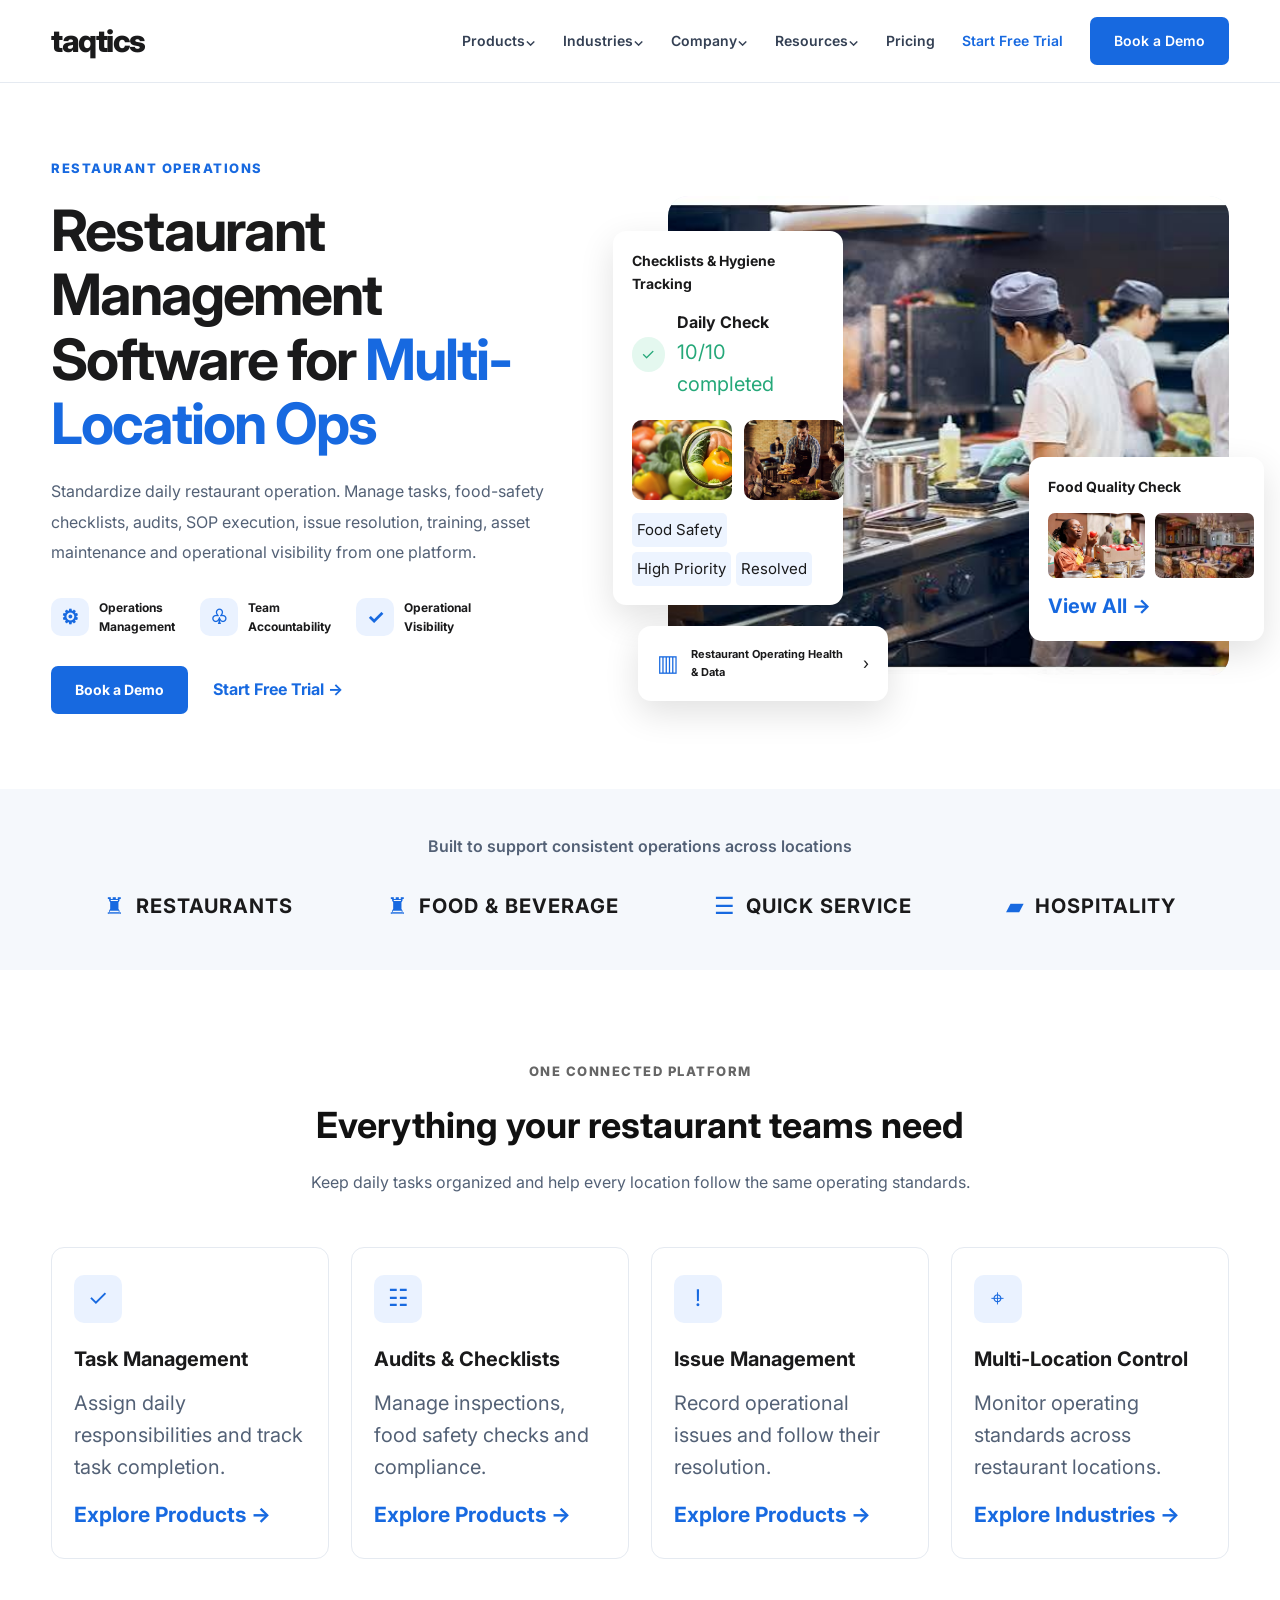
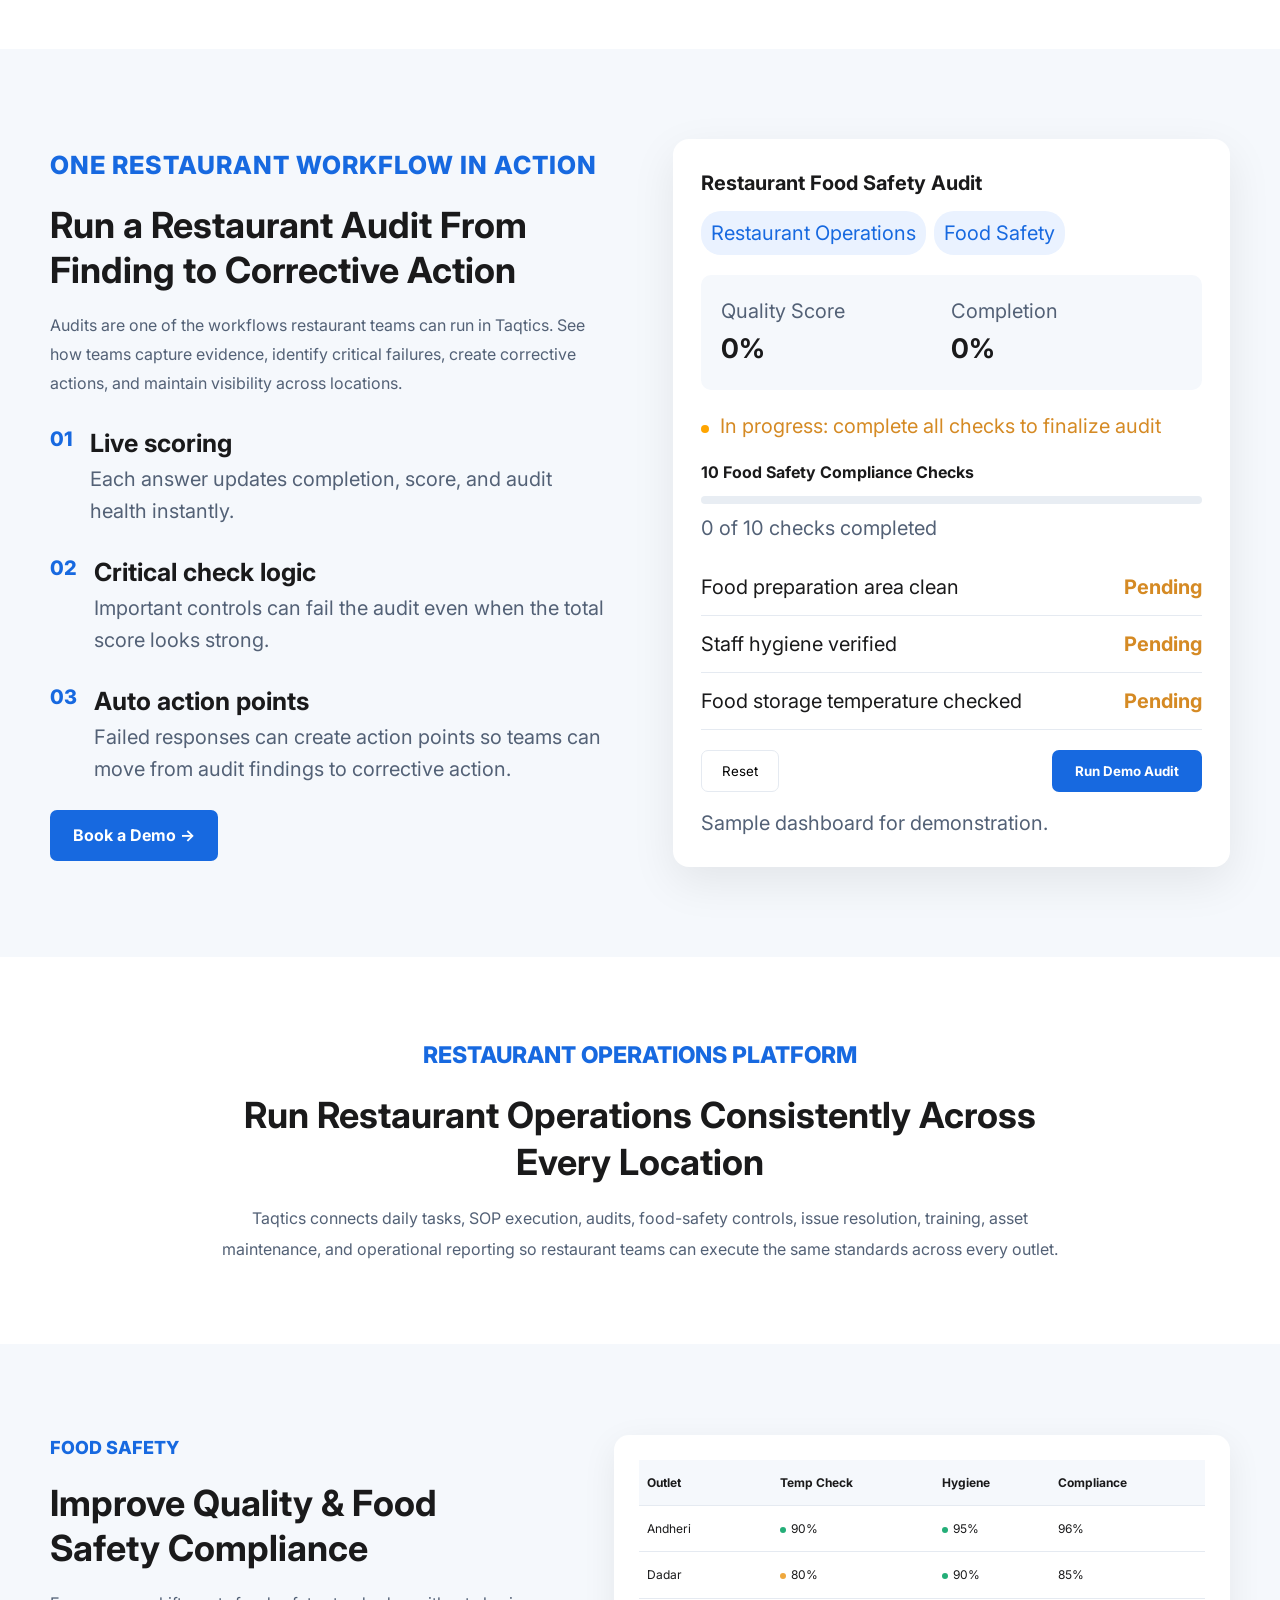
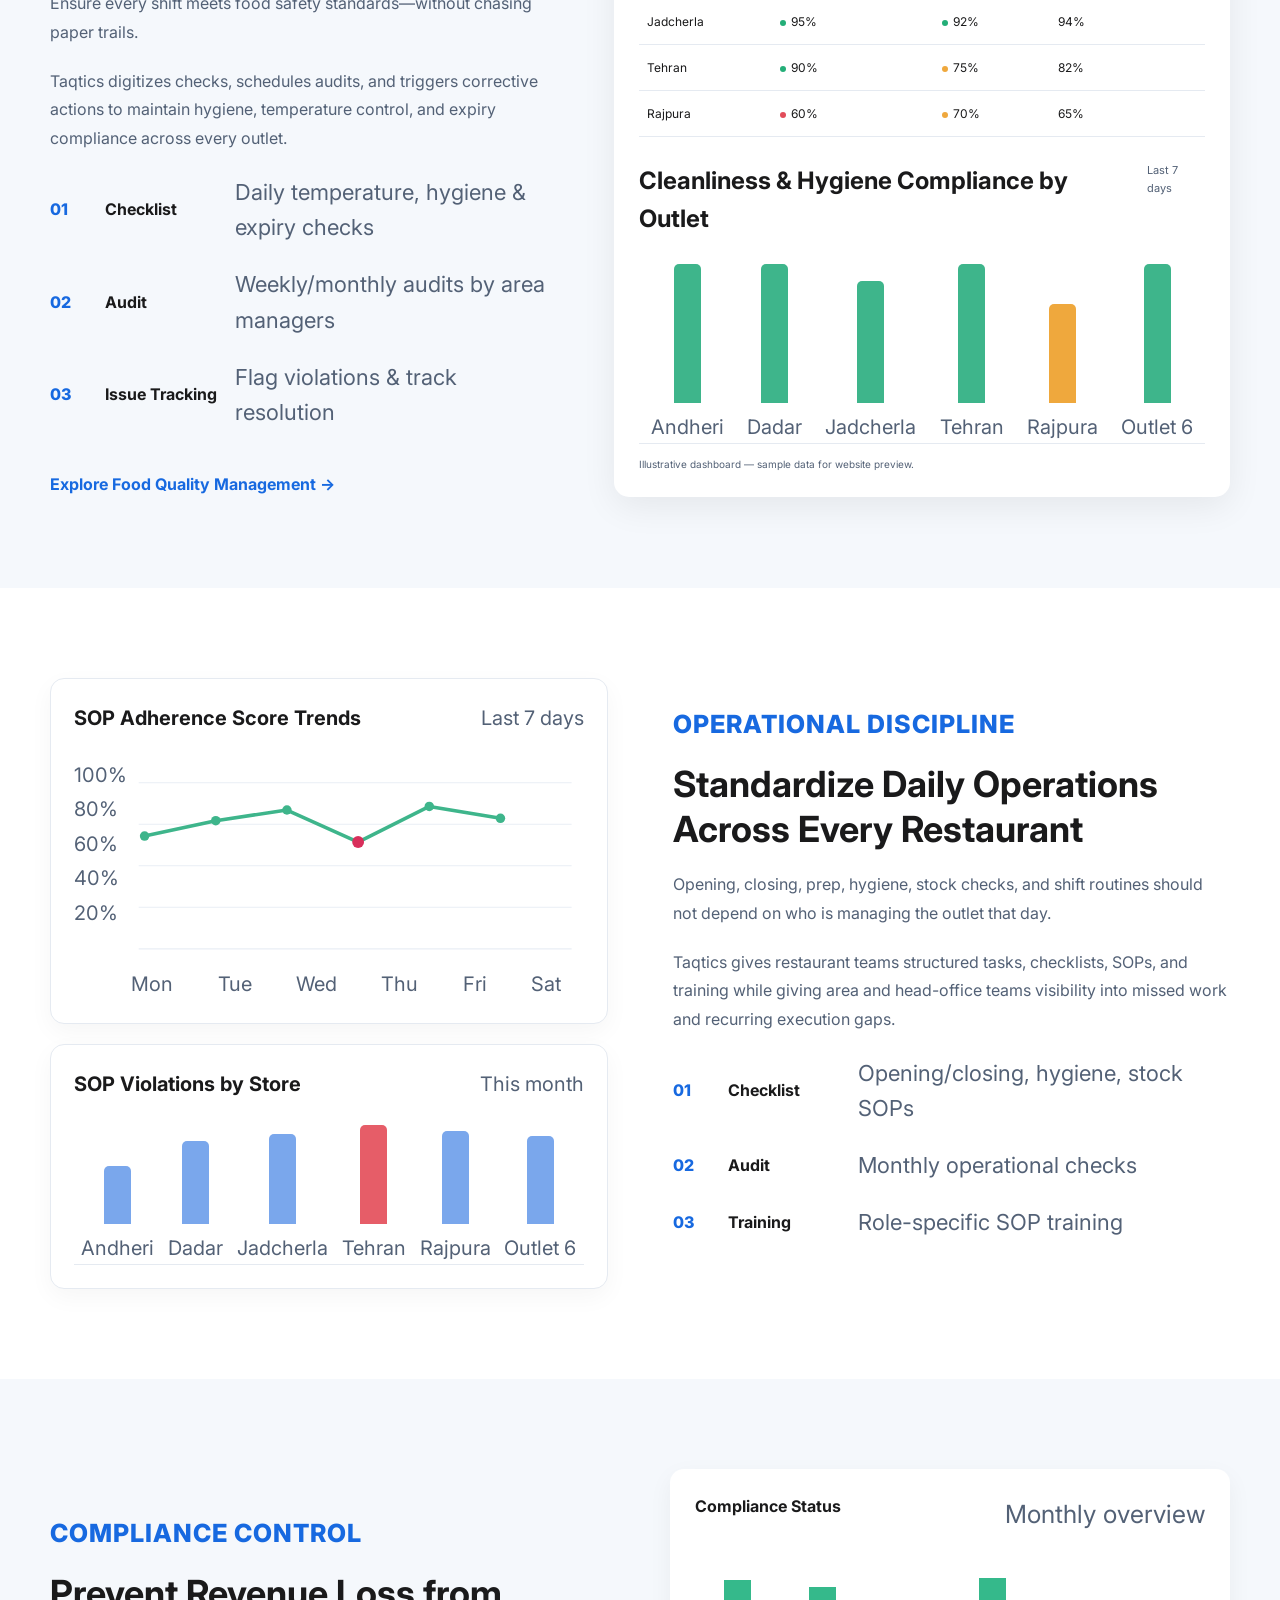
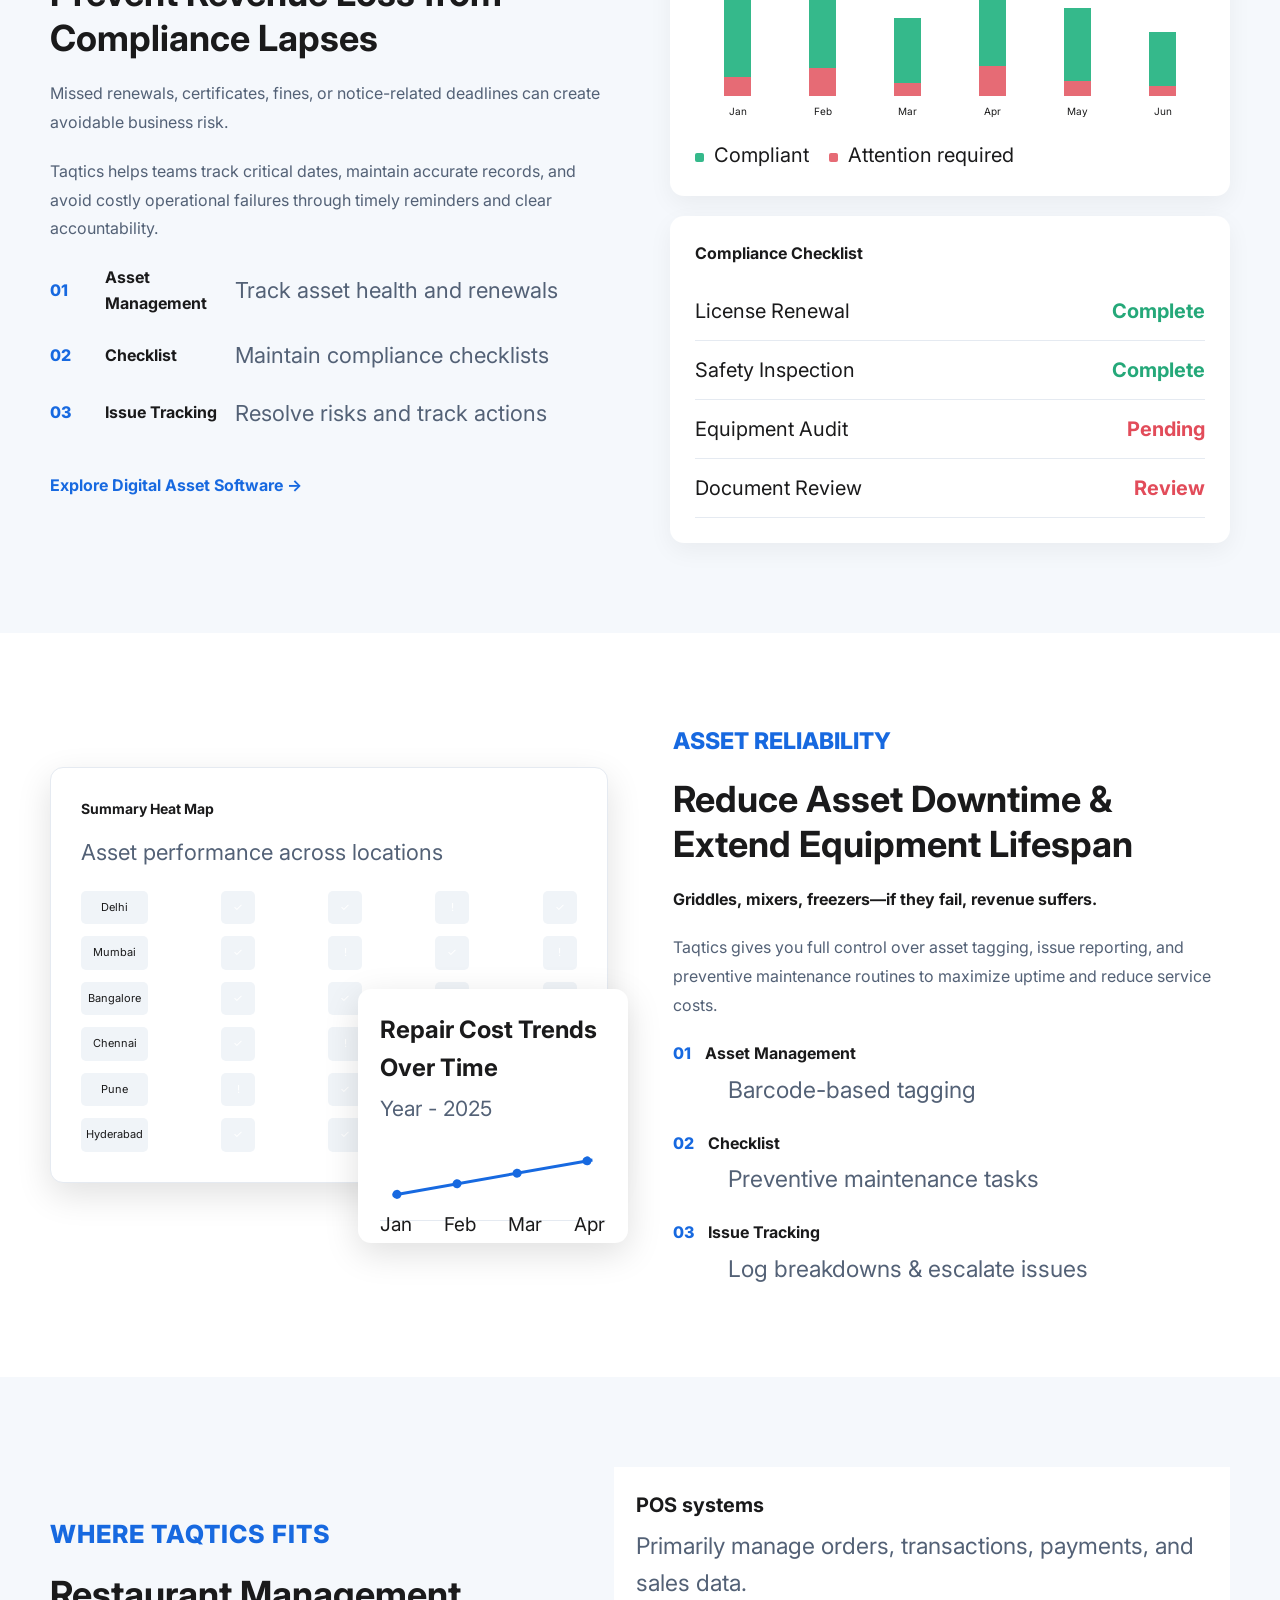
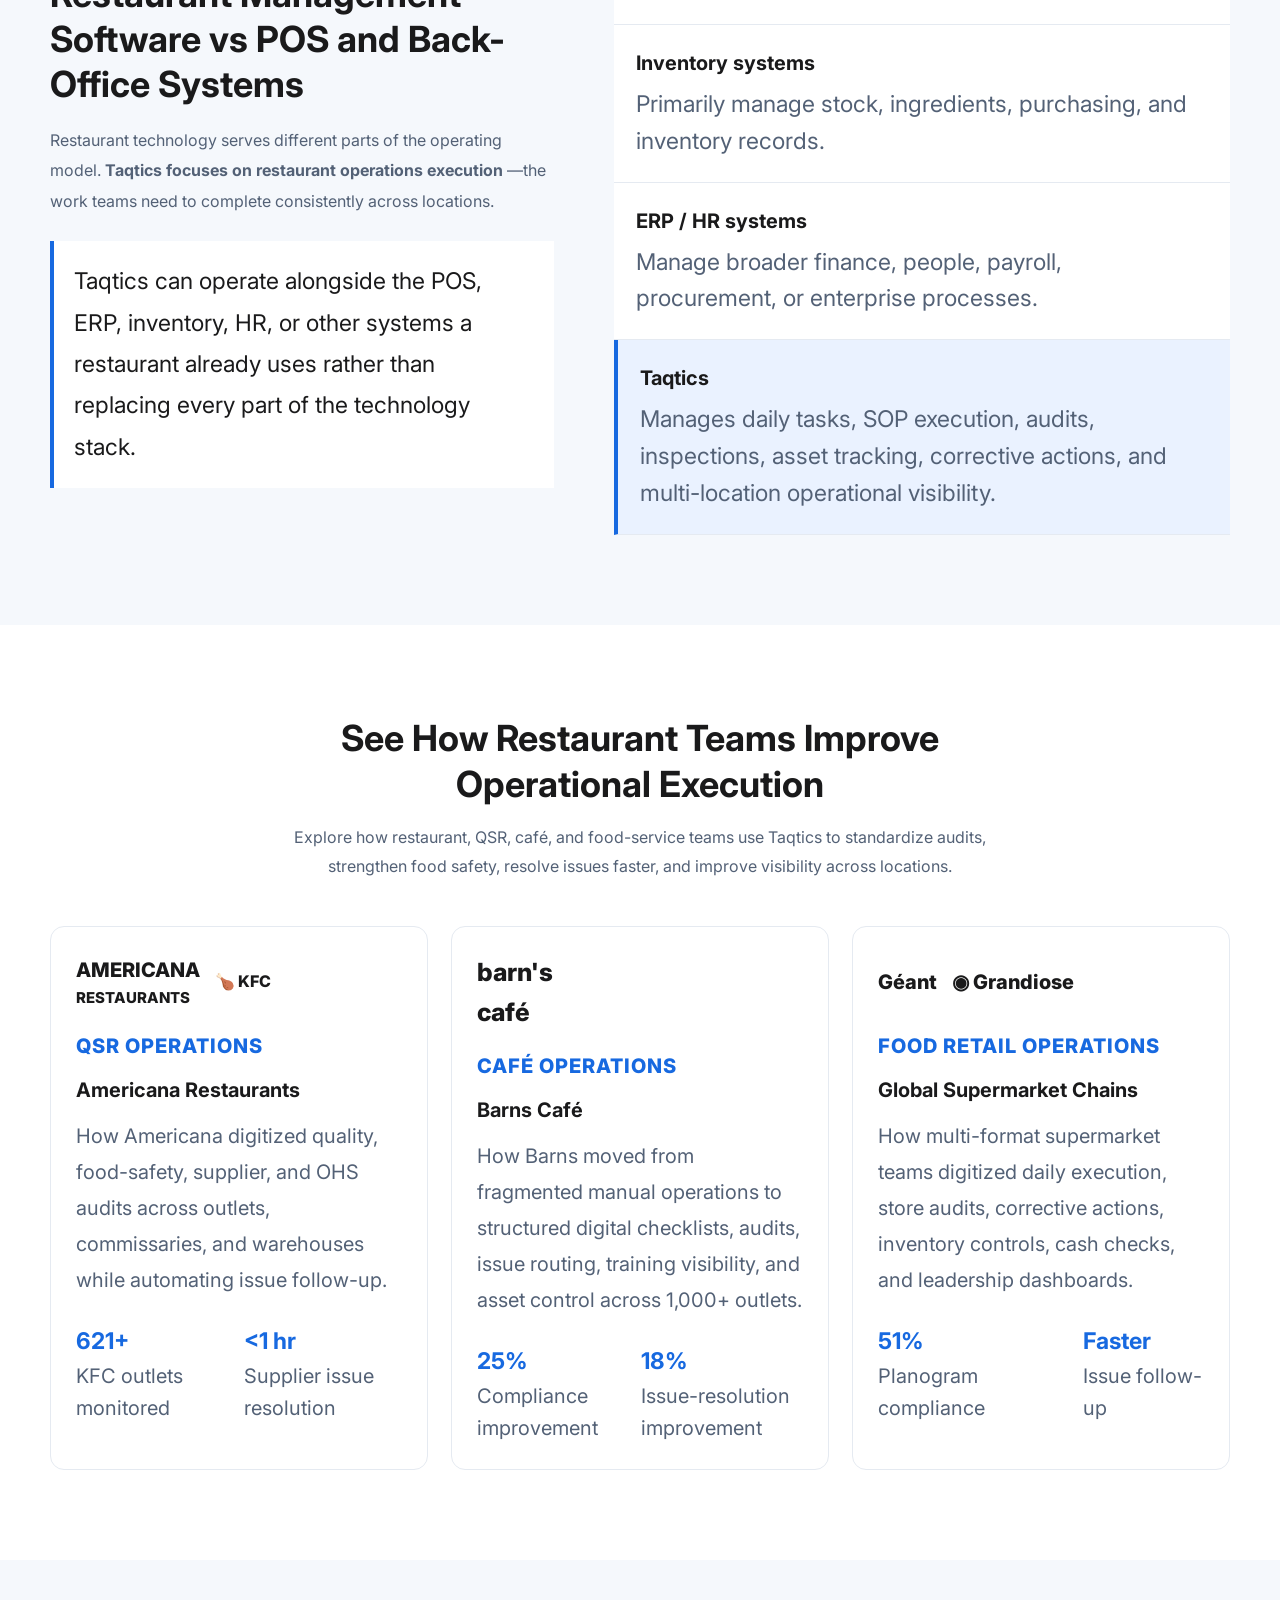
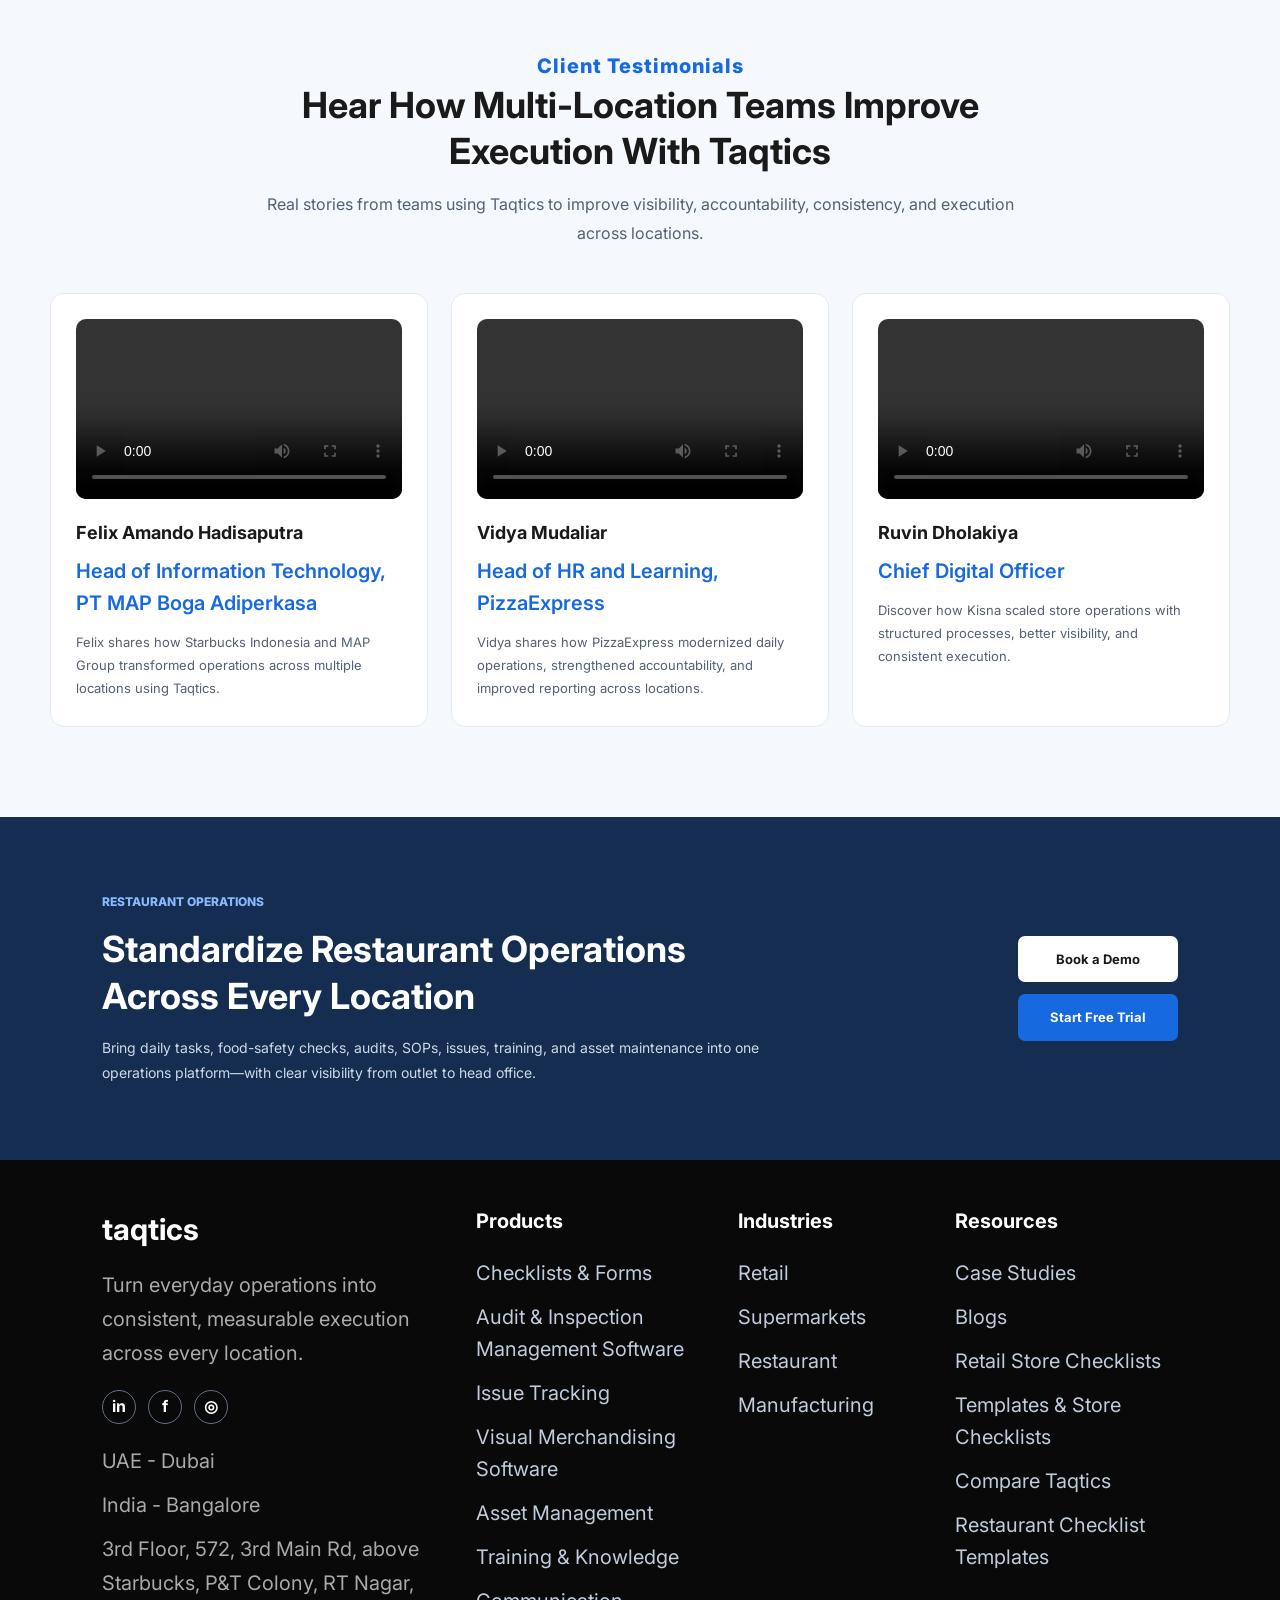
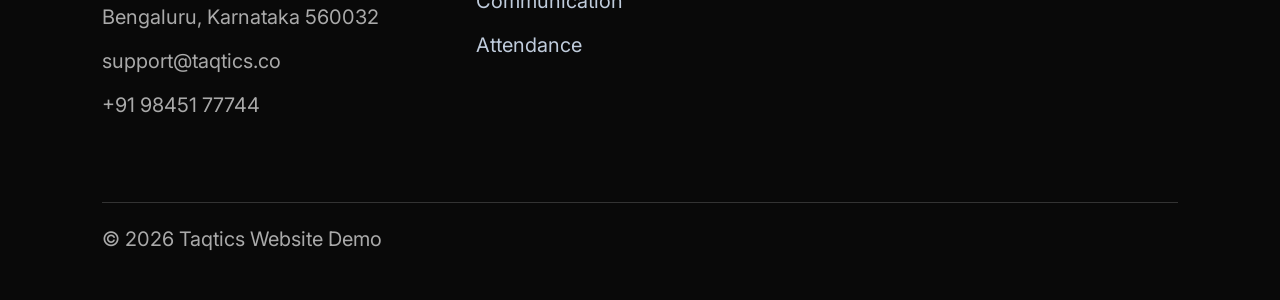
<file: index.html>
<!DOCTYPE html>
<html lang="en">
<head>
    <meta charset="UTF-8">
    <meta name="viewport" content="width=device-width, initial-scale=1.0">

    <title>Taqtics - Restaurant Management Software</title>
    <meta name="description" content="Manage restaurant operations, tasks, audits and food safety with Taqtics.">

    <link rel="stylesheet" href="style.css">

    <link rel="preconnect" href="https://fonts.googleapis.com">
    <link rel="preconnect" href="https://fonts.gstatic.com" crossorigin>
    <link href="https://fonts.googleapis.com/css2?family=Inter:wght@400;500;600;700;800&display=swap" rel="stylesheet">
</head>

<body>

<!-- NAVBAR -->
<header class="site-header">
    <nav class="navbar container">

        <a href="index.html" class="logo">taqtics</a>

        <button class="menu-btn" id="menuBtn"
                aria-label="Open menu" aria-expanded="false">
            ☰
        </button>

        <ul class="nav-links" id="navLinks">
            <li><a href="products.html">Products⌄</a></li>
            <li><a href="industries.html">Industries⌄</a></li>
            <li><a href="company.html">Company⌄</a></li>
            <li><a href="resources.html">Resources⌄</a></li>
            <li><a href="pricing.html">Pricing</a></li>
            <li><a href="trial.html" class="trial-link">Start Free Trial</a></li>
            <li><a href="demo.html" class="btn btn-primary">Book a Demo</a></li>
        </ul>

    </nav>
</header>

<main>

<!--  HERO SECTION -->
<section class="hero container">

    <div class="hero-content">

        <p class="eyebrow">Restaurant Operations</p>

        <h1>
            Restaurant Management Software for
            <span>Multi-Location Ops</span>
        </h1>

        <p class="hero-description">
            Standardize daily restaurant operation. Manage tasks,
            food-safety checklists, audits, SOP execution, issue
            resolution, training, asset maintenance and operational
            visibility from one platform.
        </p>

        <!-- <Trust badges > -->
        <div class="trust-badges">

            <div class="trust-item">
                <span class="trust-icon">⚙</span>
                <span>Operations<br>Management</span>
            </div>

            <div class="trust-item">
                <span class="trust-icon">♧</span>
                <span>Team<br>Accountability</span>
            </div>

            <div class="trust-item">
                <span class="trust-icon">✓</span>
                <span>Operational<br>Visibility</span>
            </div>

        </div>

        <!-- Hero buttons -->
        <div class="hero-buttons">
            <a href="demo.html" class="btn btn-primary">
                Book a Demo
            </a>

            <a href="trial.html" class="text-link">
                Start Free Trial →
            </a>
        </div>

    </div>

    <!-- HERO IMAGE -->
    <div class="hero-visual">

        <div class="image-card">

            <img
                class="chef-image"
                src="images.kicten.jpg"
                alt="Chef working in a professional restaurant kitchen">

            <!-- Checklist dashboard -->
            <div class="dashboard-card hygiene-card">

                <h3>Checklists & Hygiene Tracking</h3>

                <div class="daily-check">
                    <div class="avatar">✓</div>
                    <div>
                        <strong>Daily Check</strong>
                        <small>10/10 completed</small>
                    </div>
                </div>

                <div class="mini-images">
                    <div class="mini-images">
    <div class="mini-image mini-one">
        <img src="image.food32.jpg" alt="Food Safety">
    </div>

    <div class="mini-image mini-two">
        <img src="image.restu.jpg" alt="Restaurant">
    </div>
</div>
                </div>

                <div class="status-labels">
                    <span>Food Safety</span>
                    <span>High Priority</span>
                    <span>Resolved</span>
                </div>

            </div>

            <!-- Food quality card -->
            <div class="dashboard-card food-card">

                <h3>Food Quality Check</h3>

                <div class="food-images">
                    <img
                        src="images.food.jpg"
                        alt="Fresh food quality check">

                    <img
                        src="image.rest.jpg"
                        alt="Prepared restaurant meal">
                </div>

                <a href="products.html">View All →</a>

            </div>

            <!-- Operating data card -->
            <div class="dashboard-card data-card">
                <span class="data-icon">▥</span>
                <strong>Restaurant Operating Health & Data</strong>
                <span>›</span>
            </div>

        </div>

    </div>

</section>

<!--INDUSTRIES / CUSTOMERS -->
<section class="customers-section">
    <div class="container">

        <p>Built to support consistent operations across locations</p>

        <div class="customer-logos">

            <div class="customer-item">
                <span class="customer-icon">♜</span>
                <strong>RESTAURANTS</strong>
            </div>

            <div class="customer-item">
                <span class="customer-icon">♜</span>
                <strong>FOOD & BEVERAGE</strong>
            </div>

            <div class="customer-item">
                <span class="customer-icon">☰</span>
                <strong>QUICK SERVICE</strong>
            </div>

            <div class="customer-item">
                <span class="customer-icon">▰</span>
                <strong>HOSPITALITY</strong>
            </div>

        </div>

    </div>
</section>

<!-- FEATURES -->
<section class="features-section">

    <div class="container">

        <div class="section-heading">
            <p class="eyebrow">One Connected Platform</p>

            <h2>Everything your restaurant teams need</h2>

            <p>
                Keep daily tasks organized and help every location
                follow the same operating standards.
            </p>
        </div>

        <div class="feature-grid">

            <article class="feature-card">
                <div class="feature-icon">✓</div>
                <h3>Task Management</h3>
                <p>Assign daily responsibilities and track task completion.</p>
                <a href="products.html">Explore Products →</a>
            </article>

            <article class="feature-card">
                <div class="feature-icon">☷</div>
                <h3>Audits & Checklists</h3>
                <p>Manage inspections, food safety checks and compliance.</p>
                <a href="products.html">Explore Products →</a>
            </article>

            <article class="feature-card">
                <div class="feature-icon">!</div>
                <h3>Issue Management</h3>
                <p>Record operational issues and follow their resolution.</p>
                <a href="products.html">Explore Products →</a>
            </article>

            <article class="feature-card">
                <div class="feature-icon">⌖</div>
                <h3>Multi-Location Control</h3>
                <p>Monitor operating standards across restaurant locations.</p>
                <a href="industries.html">Explore Industries →</a>
            </article>

        </div>

    </div>

</section>
<!-- AUDIT WORKFLOW SECTION -->
<section class="audit-workflow">
  <div class="audit-container">

    <div class="audit-content">
      <span class="audit-eyebrow">
        One Restaurant Workflow in Action
      </span>

      <h2>
        Run a Restaurant Audit From Finding to Corrective Action
      </h2>

      <p class="audit-description">
        Audits are one of the workflows restaurant teams can run
        in Taqtics. See how teams capture evidence, identify
        critical failures, create corrective actions, and maintain
        visibility across locations.
      </p>

      <div class="audit-point">
        <span class="audit-number">01</span>
        <div>
          <h3>Live scoring</h3>
          <p>
            Each answer updates completion, score, and audit
            health instantly.
          </p>
        </div>
      </div>

      <div class="audit-point">
        <span class="audit-number">02</span>
        <div>
          <h3>Critical check logic</h3>
          <p>
            Important controls can fail the audit even when
            the total score looks strong.
          </p>
        </div>
      </div>

      <div class="audit-point">
        <span class="audit-number">03</span>
        <div>
          <h3>Auto action points</h3>
          <p>
            Failed responses can create action points so teams
            can move from audit findings to corrective action.
          </p>
        </div>
      </div>

      <a href="demo.html" class="audit-button">
        Book a Demo →
      </a>
    </div>

    <!-- AUDIT DASHBOARD CARD -->
    <div class="audit-dashboard">
      <div class="audit-card-header">
        <h3>Restaurant Food Safety Audit</h3>
        <div class="audit-tags">
          <span>Restaurant Operations</span>
          <span>Food Safety</span>
        </div>
      </div>

      <div class="audit-stats">
        <div>
          <span>Quality Score</span>
          <strong id="qualityScore">0%</strong>
        </div>
        <div>
          <span>Completion</span>
          <strong id="completionScore">0%</strong>
        </div>
      </div>

      <p class="audit-status">
        <span class="status-dot"></span>
        In progress: complete all checks to finalize audit
      </p>

      <h4>10 Food Safety Compliance Checks</h4>
      <div class="audit-progress">
        <span id="auditProgressBar"></span>
      </div>

      <p class="audit-progress-text">
        <span id="checksCompleted">0</span> of 10 checks completed
      </p>

      <div class="audit-check">
        <span>Food preparation area clean</span>
        <strong id="checkOne">Pending</strong>
      </div>

      <div class="audit-check">
        <span>Staff hygiene verified</span>
        <strong id="checkTwo">Pending</strong>
      </div>

      <div class="audit-check">
        <span>Food storage temperature checked</span>
        <strong id="checkThree">Pending</strong>
      </div>

      <div class="audit-actions">
        <button type="button" class="audit-secondary" id="resetAudit">
          Reset
        </button>
        <button type="button" class="audit-button" id="completeAudit">
          Run Demo Audit
        </button>
      </div>

      <p class="audit-demo-note" id="auditMessage">
        Sample dashboard for demonstration.
      </p>
    </div>

  </div>
</section>
<!-- INDUSTRY OPERATIONS INTRO -->
<section class="location-intro">
  <div class="location-intro-inner">
    <span class="section-eyebrow">Restaurant Operations Platform</span>
    <h2>Run Restaurant Operations Consistently Across Every Location</h2>
    <p>
      Taqtics connects daily tasks, SOP execution, audits, food-safety
      controls, issue resolution, training, asset maintenance, and
      operational reporting so restaurant teams can execute the same
      standards across every outlet.
    </p>
  </div>
</section>
<!-- FOOD SAFETY COMPLIANCE SECTION -->
<section class="food-safety-section">
  <div class="food-safety-container">

    <div class="food-safety-content">
      <span class="food-safety-label">Food Safety</span>

      <h2>Improve Quality &amp; Food Safety Compliance</h2>

      <p>
        Ensure every shift meets food safety standards—without
        chasing paper trails.
      </p>

      <p>
        Taqtics digitizes checks, schedules audits, and triggers
        corrective actions to maintain hygiene, temperature control,
        and expiry compliance across every outlet.
      </p>

      <div class="food-safety-feature">
        <span class="feature-number">01</span>
        <strong>Checklist</strong>
        <span>Daily temperature, hygiene &amp; expiry checks</span>
      </div>

      <div class="food-safety-feature">
        <span class="feature-number">02</span>
        <strong>Audit</strong>
        <span>Weekly/monthly audits by area managers</span>
      </div>

      <div class="food-safety-feature">
        <span class="feature-number">03</span>
        <strong>Issue Tracking</strong>
        <span>Flag violations &amp; track resolution</span>
      </div>

      <a href="products.html" class="food-safety-link">
        Explore Food Quality Management →
      </a>
    </div>

    <!-- COMPLIANCE DASHBOARD -->
    <div class="compliance-dashboard">
      <div class="compliance-table-wrap">
        <table class="compliance-table">
          <thead>
            <tr>
              <th>Outlet</th>
              <th>Temp Check</th>
              <th>Hygiene</th>
              <th>Compliance</th>
            </tr>
          </thead>
          <tbody>
            <tr>
              <td>Andheri</td>
              <td><span class="mini-bar green"></span>90%</td>
              <td><span class="mini-bar green"></span>95%</td>
              <td>96%</td>
            </tr>
            <tr>
              <td>Dadar</td>
              <td><span class="mini-bar orange"></span>80%</td>
              <td><span class="mini-bar green"></span>90%</td>
              <td>85%</td>
            </tr>
            <tr>
              <td>Jadcherla</td>
              <td><span class="mini-bar green"></span>95%</td>
              <td><span class="mini-bar green"></span>92%</td>
              <td>94%</td>
            </tr>
            <tr>
              <td>Tehran</td>
              <td><span class="mini-bar green"></span>90%</td>
              <td><span class="mini-bar orange"></span>75%</td>
              <td>82%</td>
            </tr>
            <tr>
              <td>Rajpura</td>
              <td><span class="mini-bar red"></span>60%</td>
              <td><span class="mini-bar orange"></span>70%</td>
              <td>65%</td>
            </tr>
          </tbody>
        </table>
      </div>

      <div class="chart-heading">
        <h3>Cleanliness &amp; Hygiene Compliance by Outlet</h3>
        <span>Last 7 days</span>
      </div>

      <div class="compliance-chart" id="complianceChart">
        <div class="chart-column">
          <div class="chart-bar" style="--bar-height: 90%"></div>
          <span>Andheri</span>
        </div>
        <div class="chart-column">
          <div class="chart-bar" style="--bar-height: 78%"></div>
          <span>Dadar</span>
        </div>
        <div class="chart-column">
          <div class="chart-bar" style="--bar-height: 68%"></div>
          <span>Jadcherla</span>
        </div>
        <div class="chart-column">
          <div class="chart-bar" style="--bar-height: 82%"></div>
          <span>Tehran</span>
        </div>
        <div class="chart-column">
          <div class="chart-bar chart-warning" style="--bar-height: 55%"></div>
          <span>Rajpura</span>
        </div>
        <div class="chart-column">
          <div class="chart-bar" style="--bar-height: 80%"></div>
          <span>Outlet 6</span>
        </div>
      </div>

      <p class="chart-note">
        Illustrative dashboard — sample data for website preview.
      </p>
    </div>

  </div>
</section>
<!-- OPERATIONAL DISCIPLINE SECTION -->
<section class="operations-section">
  <div class="operations-container">

    <!-- LEFT: DASHBOARD CHARTS -->
    <div class="operations-visuals">

      <div class="operations-chart-card trend-card">
        <div class="chart-card-heading">
          <h3>SOP Adherence Score Trends</h3>
          <span>Last 7 days</span>
        </div>

        <div class="line-chart">
          <div class="chart-y-labels">
            <span>100%</span>
            <span>80%</span>
            <span>60%</span>
            <span>40%</span>
            <span>20%</span>
          </div>

          <svg viewBox="0 0 400 170" role="img"
               aria-label="Sample SOP adherence trend chart">
            <g stroke="#e9eef5" stroke-width="1">
              <line x1="25" y1="20" x2="390" y2="20"/>
              <line x1="25" y1="55" x2="390" y2="55"/>
              <line x1="25" y1="90" x2="390" y2="90"/>
              <line x1="25" y1="125" x2="390" y2="125"/>
              <line x1="25" y1="160" x2="390" y2="160"/>
            </g>

            <polyline
              points="30,65 90,52 150,43 210,70 270,40 330,50"
              fill="none"
              stroke="#3eb58b"
              stroke-width="3"
              stroke-linecap="round"
              stroke-linejoin="round"
            />

            <g fill="#3eb58b">
              <circle cx="30" cy="65" r="4"/>
              <circle cx="90" cy="52" r="4"/>
              <circle cx="150" cy="43" r="4"/>
              <circle cx="270" cy="40" r="4"/>
              <circle cx="330" cy="50" r="4"/>
            </g>

            <circle cx="210" cy="70" r="5" fill="#d82f5b"/>
          </svg>

          <div class="chart-days">
            <span>Mon</span><span>Tue</span><span>Wed</span>
            <span>Thu</span><span>Fri</span><span>Sat</span>
          </div>
        </div>
      </div>

      <div class="operations-chart-card violations-card">
        <div class="chart-card-heading">
          <h3>SOP Violations by Store</h3>
          <span>This month</span>
        </div>

        <div class="violation-chart">
          <div class="violation-column">
            <div class="violation-bar" style="--bar-height: 42%"></div>
            <span>Andheri</span>
          </div>
          <div class="violation-column">
            <div class="violation-bar" style="--bar-height: 60%"></div>
            <span>Dadar</span>
          </div>
          <div class="violation-column">
            <div class="violation-bar" style="--bar-height: 65%"></div>
            <span>Jadcherla</span>
          </div>
          <div class="violation-column">
            <div class="violation-bar violation-high"
                 style="--bar-height: 95%"></div>
            <span>Tehran</span>
          </div>
          <div class="violation-column">
            <div class="violation-bar" style="--bar-height: 67%"></div>
            <span>Rajpura</span>
          </div>
          <div class="violation-column">
            <div class="violation-bar" style="--bar-height: 63%"></div>
            <span>Outlet 6</span>
          </div>
        </div>
      </div>

    </div>

    <!-- RIGHT: CONTENT -->
    <div class="operations-content">
      <span class="operations-eyebrow">Operational Discipline</span>

      <h2>Standardize Daily Operations Across Every Restaurant</h2>

      <p>
        Opening, closing, prep, hygiene, stock checks, and shift
        routines should not depend on who is managing the outlet that day.
      </p>

      <p>
        Taqtics gives restaurant teams structured tasks, checklists,
        SOPs, and training while giving area and head-office teams
        visibility into missed work and recurring execution gaps.
      </p>

      <div class="operations-feature">
        <span class="operations-number">01</span>
        <strong>Checklist</strong>
        <span>Opening/closing, hygiene, stock SOPs</span>
      </div>

      <div class="operations-feature">
        <span class="operations-number">02</span>
        <strong>Audit</strong>
        <span>Monthly operational checks</span>
      </div>

      <div class="operations-feature">
        <span class="operations-number">03</span>
        <strong>Training</strong>
        <span>Role-specific SOP training</span>
      </div>

    </div>
  </div>
</section>

<!-- COMPLIANCE CONTROL SECTION -->
<section class="compliance-control-section">
  <div class="compliance-control-container">

    <div class="compliance-control-content">
      <span class="compliance-eyebrow">Compliance Control</span>

      <h2>Prevent Revenue Loss from Compliance Lapses</h2>

      <p>
        Missed renewals, certificates, fines, or notice-related
        deadlines can create avoidable business risk.
      </p>

      <p>
        Taqtics helps teams track critical dates, maintain accurate
        records, and avoid costly operational failures through
        timely reminders and clear accountability.
      </p>

      <div class="compliance-feature">
        <span class="compliance-number">01</span>
        <strong>Asset Management</strong>
        <span>Track asset health and renewals</span>
      </div>

      <div class="compliance-feature">
        <span class="compliance-number">02</span>
        <strong>Checklist</strong>
        <span>Maintain compliance checklists</span>
      </div>

      <div class="compliance-feature">
        <span class="compliance-number">03</span>
        <strong>Issue Tracking</strong>
        <span>Resolve risks and track actions</span>
      </div>

      <a href="products.html" class="compliance-control-link">
        Explore Digital Asset Software →
      </a>
    </div>

    <!-- RIGHT SIDE DASHBOARD -->
    <div class="compliance-control-visuals">

      <div class="risk-chart-card">
        <div class="risk-chart-heading">
          <h3>Compliance Status</h3>
          <span>Monthly overview</span>
        </div>

        <div class="risk-bar-chart">
          <div class="risk-bar-column">
            <div class="risk-bar-stack">
              <span class="risk-green" style="height: 78%"></span>
              <span class="risk-red" style="height: 15%"></span>
            </div>
            <small>Jan</small>
          </div>

          <div class="risk-bar-column">
            <div class="risk-bar-stack">
              <span class="risk-green" style="height: 65%"></span>
              <span class="risk-red" style="height: 22%"></span>
            </div>
            <small>Feb</small>
          </div>

          <div class="risk-bar-column">
            <div class="risk-bar-stack">
              <span class="risk-green" style="height: 52%"></span>
              <span class="risk-red" style="height: 10%"></span>
            </div>
            <small>Mar</small>
          </div>

          <div class="risk-bar-column">
            <div class="risk-bar-stack">
              <span class="risk-green" style="height: 70%"></span>
              <span class="risk-red" style="height: 24%"></span>
            </div>
            <small>Apr</small>
          </div>

          <div class="risk-bar-column">
            <div class="risk-bar-stack">
              <span class="risk-green" style="height: 58%"></span>
              <span class="risk-red" style="height: 12%"></span>
            </div>
            <small>May</small>
          </div>

          <div class="risk-bar-column">
            <div class="risk-bar-stack">
              <span class="risk-green" style="height: 43%"></span>
              <span class="risk-red" style="height: 8%"></span>
            </div>
            <small>Jun</small>
          </div>
        </div>

        <div class="risk-legend">
          <span><i class="legend-green"></i> Compliant</span>
          <span><i class="legend-red"></i> Attention required</span>
        </div>
      </div>

      <div class="risk-status-card">
        <h3>Compliance Checklist</h3>

        <div class="risk-status-row">
          <span>License Renewal</span>
          <b class="status-green">Complete</b>
        </div>

        <div class="risk-status-row">
          <span>Safety Inspection</span>
          <b class="status-green">Complete</b>
        </div>

        <div class="risk-status-row">
          <span>Equipment Audit</span>
          <b class="status-red">Pending</b>
        </div>

        <div class="risk-status-row">
          <span>Document Review</span>
          <b class="status-red">Review</b>
        </div>
      </div>

    </div>
  </div>
</section>
<!-- ASSET RELIABILITY SECTION -->
<section class="asset-section">
  <div class="asset-container">

    <!-- LEFT: DASHBOARD -->
    <div class="asset-visual">
      <div class="dashboard-card">
        <h3>Summary Heat Map</h3>
        <p class="dashboard-subtitle">
          Asset performance across locations
        </p>

        <div class="heatmap">
          <div class="heat-column">
            <span>Delhi</span>
            <span>Mumbai</span>
            <span>Bangalore</span>
            <span>Chennai</span>
            <span>Pune</span>
            <span>Hyderabad</span>
          </div>

          <div class="heat-column">
            <span class="green">✓</span>
            <span class="green">✓</span>
            <span class="green">✓</span>
            <span class="green">✓</span>
            <span class="orange">!</span>
            <span class="green">✓</span>
          </div>

          <div class="heat-column">
            <span class="green">✓</span>
            <span class="red">!</span>
            <span class="green">✓</span>
            <span class="orange">!</span>
            <span class="green">✓</span>
            <span class="green">✓</span>
          </div>

          <div class="heat-column">
            <span class="red">!</span>
            <span class="green">✓</span>
            <span class="green">✓</span>
            <span class="green">✓</span>
            <span class="red">!</span>
            <span class="green">✓</span>
          </div>

          <div class="heat-column">
            <span class="green">✓</span>
            <span class="orange">!</span>
            <span class="green">✓</span>
            <span class="green">✓</span>
            <span class="green">✓</span>
            <span class="green">✓</span>
          </div>
        </div>
      </div>

      <!-- FLOATING CHART -->
      <div class="chart-card">
        <h3>Repair Cost Trends Over Time</h3>
        <p>Year - 2025</p>

        <div class="chart">
          <div class="chart-line">
            <span class="chart-dot dot-one"></span>
            <span class="chart-dot dot-two"></span>
            <span class="chart-dot dot-three"></span>
            <span class="chart-dot dot-four"></span>
          </div>

          <div class="chart-labels">
            <span>Jan</span>
            <span>Feb</span>
            <span>Mar</span>
            <span>Apr</span>
          </div>
        </div>
      </div>
    </div>

    <!-- RIGHT: CONTENT -->
    <div class="asset-content">
      <span class="section-eyebrow">Asset Reliability</span>

      <h2>
        Reduce Asset Downtime & Extend Equipment Lifespan
      </h2>

      <p class="asset-highlight">
        Griddles, mixers, freezers—if they fail, revenue suffers.
      </p>

      <p class="asset-description">
        Taqtics gives you full control over asset tagging, issue
        reporting, and preventive maintenance routines to maximize
        uptime and reduce service costs.
      </p>

      <div class="asset-feature">
        <span class="feature-number">01</span>
        <strong>Asset Management</strong>
        <p>Barcode-based tagging</p>
      </div>

      <div class="asset-feature">
        <span class="feature-number">02</span>
        <strong>Checklist</strong>
        <p>Preventive maintenance tasks</p>
      </div>

      <div class="asset-feature">
        <span class="feature-number">03</span>
        <strong>Issue Tracking</strong>
        <p>Log breakdowns & escalate issues</p>
      </div>
    </div>

  </div>
</section>

<!-- RESTAURANT SOFTWARE COMPARISON SECTION -->
<section class="comparison-section">
  <div class="comparison-container">

    <!-- LEFT CONTENT -->
    <div class="comparison-left">
      <span class="comparison-label">Where Taqtics Fits</span>

      <h2>
        Restaurant Management Software vs POS and Back-Office Systems
      </h2>

      <p class="comparison-description">
        Restaurant technology serves different parts of the operating
        model. <strong>Taqtics focuses on restaurant operations
        execution</strong> —the work teams need to complete consistently
        across locations.
      </p>

      <div class="comparison-note">
        Taqtics can operate alongside the POS, ERP, inventory, HR,
        or other systems a restaurant already uses rather than
        replacing every part of the technology stack.
      </div>
    </div>

    <!-- RIGHT COMPARISON TABLE -->
    <div class="comparison-right">

      <div class="comparison-row">
        <h3>POS systems</h3>
        <p>
          Primarily manage orders, transactions, payments,
          and sales data.
        </p>
      </div>

      <div class="comparison-row">
        <h3>Inventory systems</h3>
        <p>
          Primarily manage stock, ingredients, purchasing,
          and inventory records.
        </p>
      </div>

      <div class="comparison-row">
        <h3>ERP / HR systems</h3>
        <p>
          Manage broader finance, people, payroll,
          procurement, or enterprise processes.
        </p>
      </div>

      <div class="comparison-row taqtics-row">
        <h3>Taqtics</h3>
        <p>
          Manages daily tasks, SOP execution, audits, inspections,
          asset tracking, corrective actions, and multi-location
          operational visibility.
        </p>
      </div>

    </div>

  </div>
</section>

<section class="customer-stories" id="customer-stories">
  <div class="stories-heading">
    <h2>See How Restaurant Teams Improve Operational Execution</h2>
    <p>
      Explore how restaurant, QSR, café, and food-service teams use
      Taqtics to standardize audits, strengthen food safety, resolve
      issues faster, and improve visibility across locations.
    </p>
  </div>

  <div class="stories-grid">

    <!-- Card 1 -->
    <article class="customer-card">
      <div class="brand-logos">
        <span class="americana">AMERICANA<small>RESTAURANTS</small></span>
        <span class="kfc">🍗 KFC</span>
      </div>

      <span class="category">QSR OPERATIONS</span>
      <h3>Americana Restaurants</h3>
      <p>
        How Americana digitized quality, food-safety, supplier,
        and OHS audits across outlets, commissaries, and warehouses
        while automating issue follow-up.
      </p>

      <div class="stats">
        <div>
          <strong class="counter" data-target="1089" data-suffix="+">0</strong>
          <small>KFC outlets monitored</small>
        </div>
        <div>
          <strong>&lt;1 hr</strong>
          <small>Supplier issue resolution</small>
        </div>
      </div>
    </article>

    <!-- Card 2 -->
    <article class="customer-card">
      <div class="brand-logos">
        <span class="barns">barn's<br>café</span>
      </div>

      <span class="category">CAFÉ OPERATIONS</span>
      <h3>Barns Café</h3>
      <p>
        How Barns moved from fragmented manual operations to
        structured digital checklists, audits, issue routing,
        training visibility, and asset control across 1,000+ outlets.
      </p>

      <div class="stats">
        <div>
          <strong class="counter" data-target="45" data-suffix="%">0</strong>
          <small>Compliance improvement</small>
        </div>
        <div>
          <strong class="counter" data-target="32" data-suffix="%">0</strong>
          <small>Issue-resolution improvement</small>
        </div>
      </div>
    </article>

    <!-- Card 3 -->
    <article class="customer-card">
      <div class="brand-logos">
        <span class="geant">Géant</span>
        <span class="grandiose">◉ Grandiose</span>
      </div>

      <span class="category">FOOD RETAIL OPERATIONS</span>
      <h3>Global Supermarket Chains</h3>
      <p>
        How multi-format supermarket teams digitized daily
        execution, store audits, corrective actions, inventory
        controls, cash checks, and leadership dashboards.
      </p>

      <div class="stats">
        <div>
          <strong class="counter" data-target="90" data-suffix="%">0</strong>
          <small>Planogram compliance</small>
        </div>
        <div>
          <strong>Faster</strong>
          <small>Issue follow-up</small>
        </div>
      </div>
    </article>

  </div>
</section>
<section class="testimonials-section" id="testimonials">
  <div class="testimonials-heading">
    <span class="testimonials-label">Client Testimonials</span>

    <h2>
      Hear How Multi-Location Teams Improve
      Execution With Taqtics
    </h2>

    <p>
      Real stories from teams using Taqtics to improve visibility,
      accountability, consistency, and execution across locations.
    </p>
  </div>

  <div class="testimonials-grid">

    <!-- Testimonial 1 -->
    <article class="testimonial-card">
      <div class="video-box">
        <video controls preload="metadata"
          poster="">
          <source src="video1.mp4" type="video/mp4">
          Your browser does not support video.
        </video>
      </div>

      <h3>Felix Amando Hadisaputra</h3>
      <p class="client-role">
        Head of Information Technology, PT MAP Boga Adiperkasa
      </p>
      <p class="client-description">
        Felix shares how Starbucks Indonesia and MAP Group
        transformed operations across multiple locations using Taqtics.
      </p>
    </article>

    <!-- Testimonial 2 -->
    <article class="testimonial-card">
      <div class="video-box">
        <video controls preload="metadata"
          poster="">
          <source src="video.mp4" type="video/mp4">
          Your browser does not support video.
        </video>
      </div>

      <h3>Vidya Mudaliar</h3>
      <p class="client-role">
        Head of HR and Learning, PizzaExpress
      </p>
      <p class="client-description">
        Vidya shares how PizzaExpress modernized daily operations,
        strengthened accountability, and improved reporting across locations.
      </p>
    </article>

    <!-- Testimonial 3 -->
    <article class="testimonial-card">
      <div class="video-box">
        <video controls preload="metadata"
          poster="">
          <source src="video2.mp4"video/mp4">
          Your browser does not support video.
        </video>
      </div>

      <h3>Ruvin Dholakiya</h3>
      <p class="client-role">Chief Digital Officer</p>
      <p class="client-description">
        Discover how Kisna scaled store operations with structured
        processes, better visibility, and consistent execution.
      </p>
    </article>

  </div>
</section>
<!-- Restaurant Operations Banner -->
<section class="restaurant-banner">
    <div class="banner-content">
        <p class="banner-label">Restaurant Operations</p>

        <h2>
            Standardize Restaurant Operations Across Every Location
        </h2>

        <p class="banner-description">
            Bring daily tasks, food-safety checks, audits, SOPs,
            issues, training, and asset maintenance into one operations
            platform—with clear visibility from outlet to head office.
        </p>
    </div>

    <div class="banner-buttons">
        <a href="#demo" class="banner-light-btn">Book a Demo</a>
        <a href="#trial" class="banner-dark-btn">Start Free Trial</a>
    </div>
</section>

<!-- Footer Section -->
<footer class="main-footer">

    <div class="footer-brand">
        <h2>taqtics</h2>

        <p>
            Turn everyday operations into consistent,
            measurable execution across every location.
        </p>

        <div class="social-icons">
            <a href="#" aria-label="LinkedIn">in</a>
            <a href="#" aria-label="Facebook">f</a>
            <a href="#" aria-label="Instagram">◎</a>
        </div>

        <div class="contact-info">
            <p>UAE - Dubai</p>
            <p>India - Bangalore</p>
            <p>
                3rd Floor, 572, 3rd Main Rd, above Starbucks,
                P&T Colony, RT Nagar, Bengaluru, Karnataka 560032
            </p>
            <p>support@taqtics.co</p>
            <p>+91 98451 77744</p>
        </div>
    </div>

    <div class="footer-column">
        <h3>Products</h3>
        <a href="#product">Checklists & Forms</a>
        <a href="#product">Audit & Inspection Management Software</a>
        <a href="#product">Issue Tracking</a>
        <a href="#product">Visual Merchandising Software</a>
        <a href="#product">Asset Management</a>
        <a href="#product">Training & Knowledge</a>
        <a href="#product">Communication</a>
        <a href="#product">Attendance</a>
    </div>

    <div class="footer-column">
        <h3>Industries</h3>
        <a href="#industries">Retail</a>
        <a href="#industries">Supermarkets</a>
        <a href="#industries">Restaurant</a>
        <a href="#industries">Manufacturing</a>
    </div>

    <div class="footer-column">
        <h3>Resources</h3>
        <a href="#resources">Case Studies</a>
        <a href="#resources">Blogs</a>
        <a href="#resources">Retail Store Checklists</a>
        <a href="#resources">Templates & Store Checklists</a>
        <a href="#resources">Compare Taqtics</a>
        <a href="#resources">Restaurant Checklist Templates</a>
    </div>

    <div class="footer-bottom">
        <p>© 2026 Taqtics Website Demo</p>
    </div>

</footer>
</body>
</html>

   

<script src="script.js"></script>

</body>
</html>
</file>
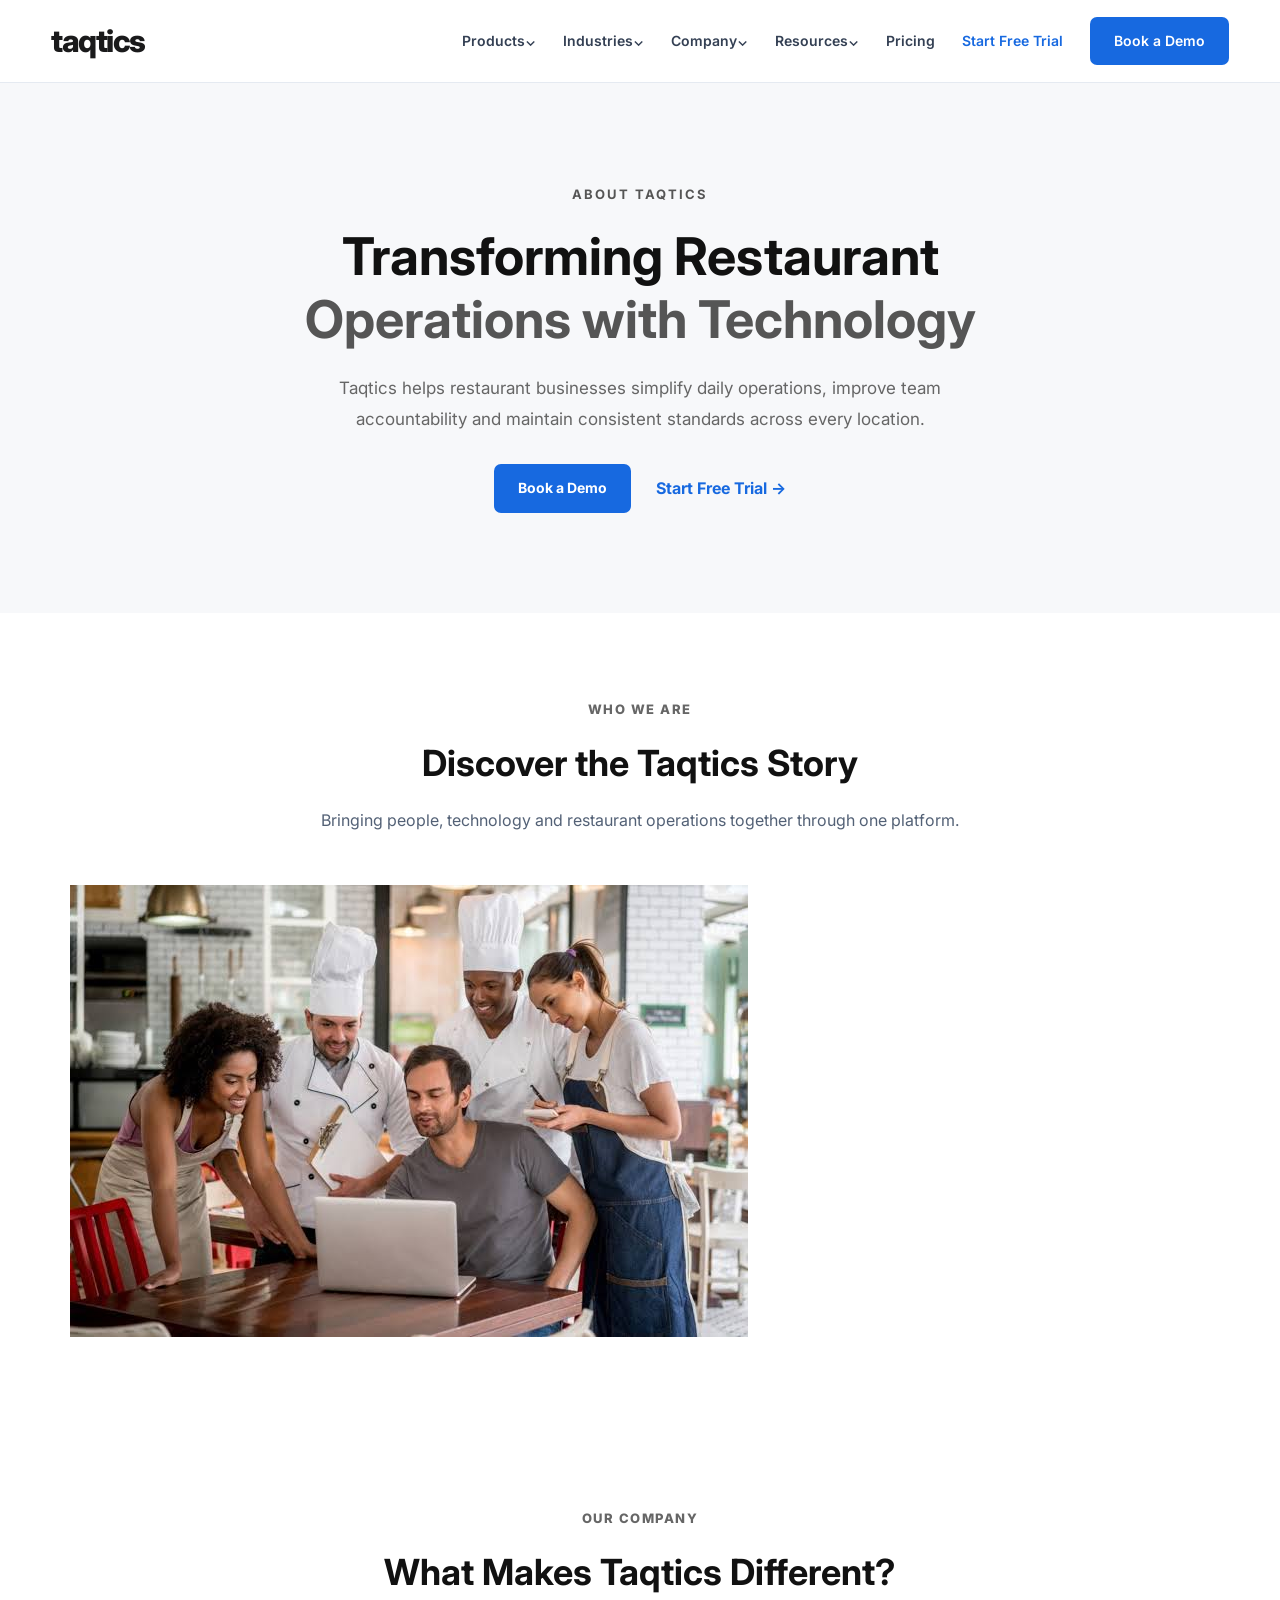
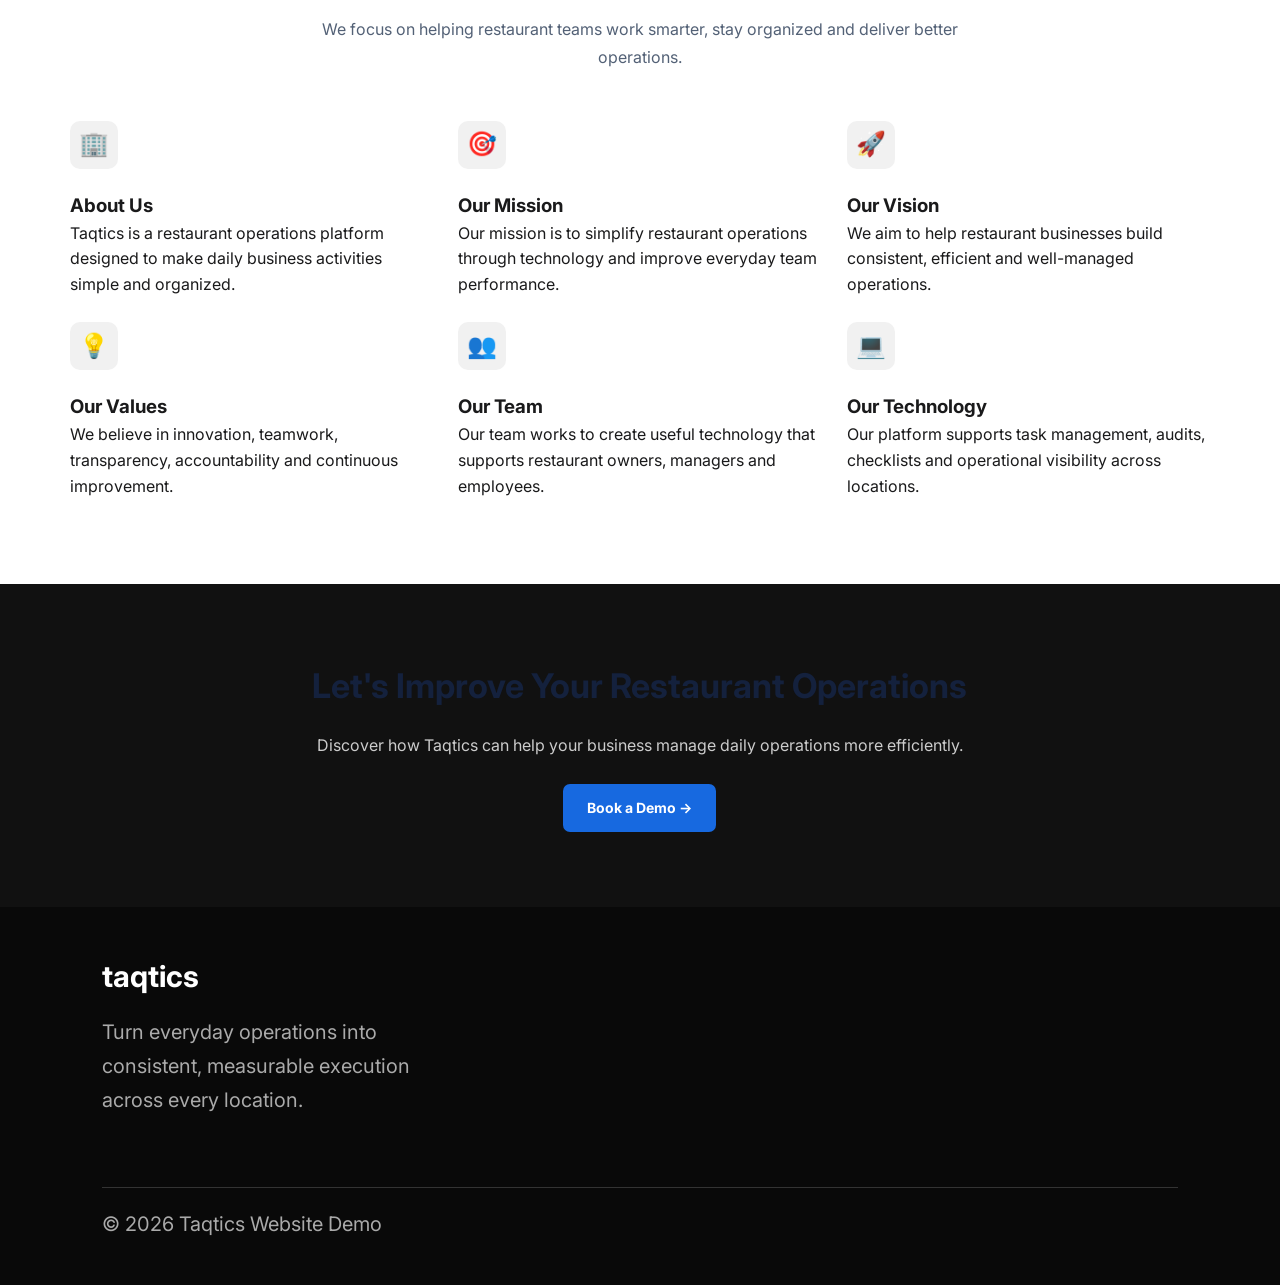
<file: company.html>
<!DOCTYPE html>
<html lang="en">

<head>
    <meta charset="UTF-8">
    <meta name="viewport" content="width=device-width, initial-scale=1.0">

    <title>Company | Taqtics</title>

    <meta name="description"
        content="Learn about Taqtics, our mission, vision and technology for smarter restaurant operations.">

    <link rel="stylesheet" href="style.css">

    <link href="https://fonts.googleapis.com/css2?family=Inter:wght@400;500;600;700;800&display=swap"
        rel="stylesheet">
</head>

<body>

    <!-- NAVBAR -->
    <header class="site-header">

        <nav class="navbar container">

            <a href="index.html" class="logo">taqtics</a>

            <button class="menu-btn" id="menuBtn"
                aria-label="Open menu" aria-expanded="false">
                ☰
            </button>

            <ul class="nav-links" id="navLinks">

                <li><a href="products.html">Products⌄</a></li>

                <li><a href="industries.html">Industries⌄</a></li>

                <li><a href="company.html">Company⌄</a></li>

                <li><a href="resources.html">Resources⌄</a></li>

                <li><a href="pricing.html">Pricing</a></li>

                <li>
                    <a href="trial.html" class="trial-link">
                        Start Free Trial
                    </a>
                </li>

                <li>
                    <a href="demo.html" class="btn btn-primary">
                        Book a Demo
                    </a>
                </li>

            </ul>

        </nav>

    </header>


    <!-- COMPANY HERO SECTION -->
    <main>

        <section class="products-hero">

            <div class="container products-hero-content">

                <p class="eyebrow">ABOUT TAQTICS</p>

                <h1>
                    Transforming Restaurant
                    <span>Operations with Technology</span>
                </h1>

                <p>
                    Taqtics helps restaurant businesses simplify daily
                    operations, improve team accountability and maintain
                    consistent standards across every location.
                </p>

                <div class="products-buttons">

                    <a href="demo.html" class="btn btn-primary">
                        Book a Demo
                    </a>

                    <a href="trial.html" class="text-link">
                        Start Free Trial →
                    </a>

                </div>

            </div>

        </section>


        <!-- COMPANY IMAGE SECTION -->
        <section class="products-section">

            <div class="container">

                <div class="section-heading">

                    <p class="eyebrow">WHO WE ARE</p>

                    <h2>Discover the Taqtics Story</h2>

                    <p>
                        Bringing people, technology and restaurant
                        operations together through one platform.
                    </p>

                </div>

                <div class="company-image">

                    <img src="images.company.jpg"
                        alt="Restaurant business team working together">

                </div>

            </div>

        </section>


        <!-- ABOUT COMPANY CARDS -->
        <section class="products-section">

            <div class="container">

                <div class="section-heading">

                    <p class="eyebrow">OUR COMPANY</p>

                    <h2>What Makes Taqtics Different?</h2>

                    <p>
                        We focus on helping restaurant teams work smarter,
                        stay organized and deliver better operations.
                    </p>

                </div>


                <div class="products-grid">

                    <article class="company-card">

                        <div class="product-icon">🏢</div>

                        <h3>About Us</h3>

                        <p>
                            Taqtics is a restaurant operations platform
                            designed to make daily business activities
                            simple and organized.
                        </p>

                    </article>


                    <article class="company-card">

                        <div class="product-icon">🎯</div>

                        <h3>Our Mission</h3>

                        <p>
                            Our mission is to simplify restaurant
                            operations through technology and
                            improve everyday team performance.
                        </p>

                    </article>


                    <article class="company-card">

                        <div class="product-icon">🚀</div>

                        <h3>Our Vision</h3>

                        <p>
                            We aim to help restaurant businesses
                            build consistent, efficient and
                            well-managed operations.
                        </p>

                    </article>


                    <article class="company-card">

                        <div class="product-icon">💡</div>

                        <h3>Our Values</h3>

                        <p>
                            We believe in innovation, teamwork,
                            transparency, accountability and
                            continuous improvement.
                        </p>

                    </article>


                    <article class="company-card">

                        <div class="product-icon">👥</div>

                        <h3>Our Team</h3>

                        <p>
                            Our team works to create useful
                            technology that supports restaurant
                            owners, managers and employees.
                        </p>

                    </article>


                    <article class="company-card">

                        <div class="product-icon">💻</div>

                        <h3>Our Technology</h3>

                        <p>
                            Our platform supports task management,
                            audits, checklists and operational
                            visibility across locations.
                        </p>

                    </article>

                </div>

            </div>

        </section>


        <!-- COMPANY CTA -->
        <section class="products-cta">

            <div class="container">

                <h2>Let's Improve Your Restaurant Operations</h2>

                <p>
                    Discover how Taqtics can help your business
                    manage daily operations more efficiently.
                </p>

                <a href="demo.html" class="btn btn-primary">
                    Book a Demo →
                </a>

            </div>

        </section>

    </main>


    <!-- FOOTER -->
    <footer class="main-footer">

        <div class="footer-brand">

            <h2>taqtics</h2>

            <p>
                Turn everyday operations into consistent,
                measurable execution across every location.
            </p>

        </div>

        <div class="footer-bottom">

            <p>
                © <span id="currentYear">2026</span> Taqtics Website Demo
            </p>

        </div>

    </footer>


    <!-- JAVASCRIPT -->
    <script src="script.js"></script>


</body>
</html>
</file>
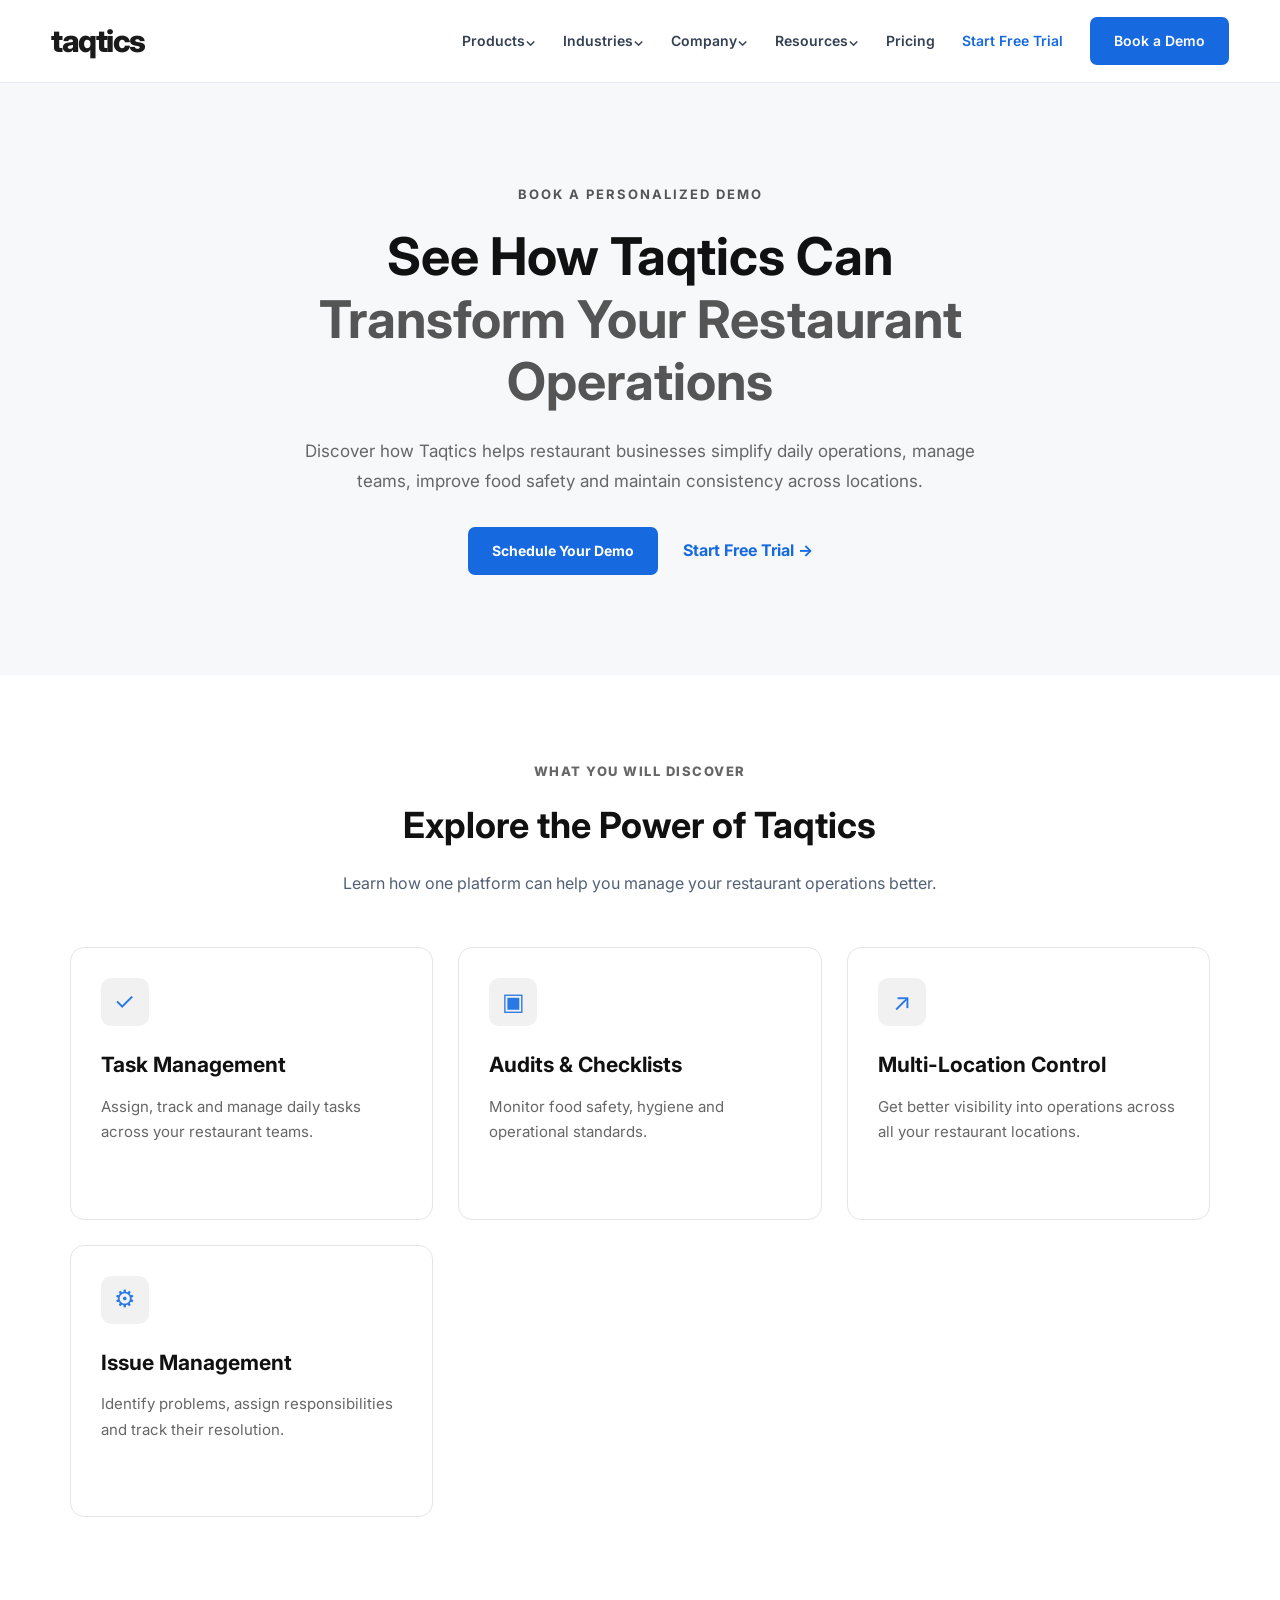
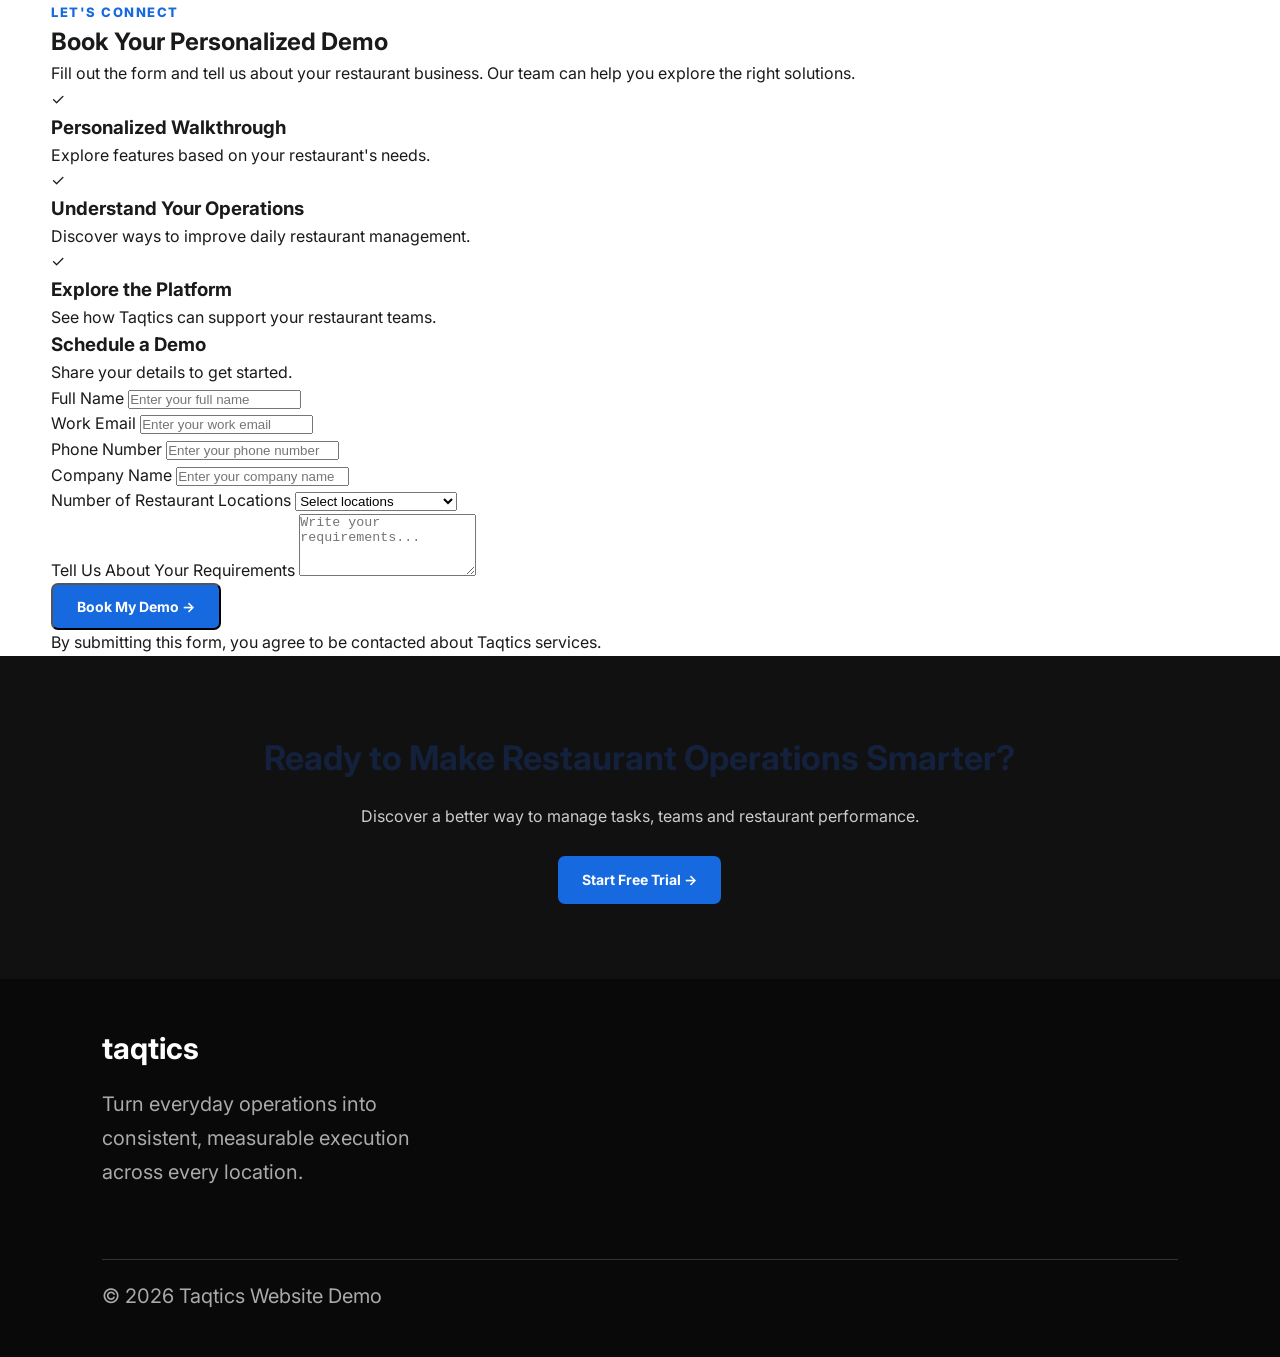
<file: demo.html>
<!DOCTYPE html>
<html lang="en">

<head>
    <meta charset="UTF-8">
    <meta name="viewport" content="width=device-width, initial-scale=1.0">

    <title>Book a Demo | Taqtics</title>

    <meta name="description" content="Book a demo and discover how Taqtics helps improve restaurant operations, food safety and team performance.">

    <!-- Google Font -->
    <link rel="preconnect" href="https://fonts.googleapis.com">
    <link rel="preconnect" href="https://fonts.gstatic.com" crossorigin>

    <link href="https://fonts.googleapis.com/css2?family=Inter:wght@400;500;600;700;800&display=swap" rel="stylesheet">

    <!-- CSS Files -->
    <link rel="stylesheet" href="style.css">


</head>

<body>

    <!-- NAVBAR -->

    <header class="site-header">

        <nav class="navbar container">

            <a href="index.html" class="logo">taqtics</a>

            <button class="menu-btn" id="menuBtn"
            aria-label="Open menu" aria-expanded="false">☰</button>

            <ul class="nav-links" id="navLinks">

                <li><a href="products.html">Products⌄</a></li>

                <li><a href="industries.html">Industries⌄</a></li>

                <li><a href="company.html">Company⌄</a></li>

                <li><a href="resources.html">Resources⌄</a></li>

                <li><a href="pricing.html">Pricing</a></li>

                <li>
                    <a href="trial.html" class="trial-link">
                        Start Free Trial
                    </a>
                </li>

                <li>
                    <a href="demo.html" class="btn btn-primary">
                        Book a Demo
                    </a>
                </li>

            </ul>

        </nav>

    </header>


    <!-- DEMO HERO SECTION -->

    <section class="products-hero demo-hero">

        <div class="container products-hero-content">

            <p class="eyebrow">BOOK A PERSONALIZED DEMO</p>

            <h1>
                See How Taqtics Can
                <span>Transform Your Restaurant Operations</span>
            </h1>

            <p>
                Discover how Taqtics helps restaurant businesses
                simplify daily operations, manage teams, improve
                food safety and maintain consistency across locations.
            </p>

            <div class="products-buttons">

                <a href="#demo-form" class="btn btn-primary">
                    Schedule Your Demo
                </a>

                <a href="trial.html" class="text-link">
                    Start Free Trial →
                </a>

            </div>

        </div>

    </section>


    <!-- DEMO BENEFITS SECTION -->

    <section class="products-section demo-benefits">

        <div class="container">

            <div class="section-heading">

                <p class="eyebrow">WHAT YOU WILL DISCOVER</p>

                <h2>Explore the Power of Taqtics</h2>

                <p>
                    Learn how one platform can help you
                    manage your restaurant operations better.
                </p>

            </div>


            <div class="products-grid">

                <article class="product-card">

                    <div class="product-icon">✓</div>

                    <h3>Task Management</h3>

                    <p>
                        Assign, track and manage daily tasks
                        across your restaurant teams.
                    </p>

                </article>


                <article class="product-card">

                    <div class="product-icon">▣</div>

                    <h3>Audits & Checklists</h3>

                    <p>
                        Monitor food safety, hygiene and
                        operational standards.
                    </p>

                </article>


                <article class="product-card">

                    <div class="product-icon">↗</div>

                    <h3>Multi-Location Control</h3>

                    <p>
                        Get better visibility into operations
                        across all your restaurant locations.
                    </p>

                </article>


                <article class="product-card">

                    <div class="product-icon">⚙</div>

                    <h3>Issue Management</h3>

                    <p>
                        Identify problems, assign responsibilities
                        and track their resolution.
                    </p>

                </article>

            </div>

        </div>

    </section>


    <!-- BOOK A DEMO FORM -->

    <section class="demo-form-section" id="demo-form">

        <div class="container demo-form-container">


            <!-- LEFT CONTENT -->

            <div class="demo-form-info">

                <p class="eyebrow">LET'S CONNECT</p>

                <h2>Book Your Personalized Demo</h2>

                <p>
                    Fill out the form and tell us about your
                    restaurant business. Our team can help you
                    explore the right solutions.
                </p>


                <div class="demo-info-item">

                    <div class="demo-info-icon">✓</div>

                    <div>
                        <h3>Personalized Walkthrough</h3>

                        <p>
                            Explore features based on your
                            restaurant's needs.
                        </p>
                    </div>

                </div>


                <div class="demo-info-item">

                    <div class="demo-info-icon">✓</div>

                    <div>
                        <h3>Understand Your Operations</h3>

                        <p>
                            Discover ways to improve daily
                            restaurant management.
                        </p>
                    </div>

                </div>


                <div class="demo-info-item">

                    <div class="demo-info-icon">✓</div>

                    <div>
                        <h3>Explore the Platform</h3>

                        <p>
                            See how Taqtics can support your
                            restaurant teams.
                        </p>
                    </div>

                </div>

            </div>


            <!-- RIGHT FORM -->

            <div class="demo-form-card">

                <h3>Schedule a Demo</h3>

                <p>Share your details to get started.</p>


                <form id="demoForm">


                    <div class="form-group">

                        <label for="demoName">Full Name</label>

                        <input
                            type="text"
                            id="demoName"
                            name="demoName"
                            placeholder="Enter your full name"
                            required>

                    </div>


                    <div class="form-group">

                        <label for="demoEmail">Work Email</label>

                        <input
                            type="email"
                            id="demoEmail"
                            name="demoEmail"
                            placeholder="Enter your work email"
                            required>

                    </div>


                    <div class="form-group">

                        <label for="demoPhone">Phone Number</label>

                        <input
                            type="tel"
                            id="demoPhone"
                            name="demoPhone"
                            placeholder="Enter your phone number"
                            required>

                    </div>


                    <div class="form-group">

                        <label for="demoCompany">Company Name</label>

                        <input
                            type="text"
                            id="demoCompany"
                            name="demoCompany"
                            placeholder="Enter your company name"
                            required>

                    </div>


                    <div class="form-group">

                        <label for="demoLocations">
                            Number of Restaurant Locations
                        </label>

                        <select
                            id="demoLocations"
                            name="demoLocations"
                            required>

                            <option value="">Select locations</option>

                            <option value="1">1 Location</option>

                            <option value="2-5">2–5 Locations</option>

                            <option value="6-10">6–10 Locations</option>

                            <option value="10+">More than 10 Locations</option>

                        </select>

                    </div>


                    <div class="form-group">

                        <label for="demoMessage">
                            Tell Us About Your Requirements
                        </label>

                        <textarea
                            id="demoMessage"
                            name="demoMessage"
                            rows="4"
                            placeholder="Write your requirements..."></textarea>

                    </div>


                    <button type="submit" class="btn btn-primary demo-submit">
                        Book My Demo →
                    </button>


                    <p class="form-note">
                        By submitting this form, you agree to be
                        contacted about Taqtics services.
                    </p>


                    <p id="demoSuccessMessage" class="demo-message"></p>


                </form>

            </div>

        </div>

    </section>


    <!-- CTA SECTION -->

    <section class="products-cta">

        <div class="container">

            <h2>Ready to Make Restaurant Operations Smarter?</h2>

            <p>
                Discover a better way to manage tasks,
                teams and restaurant performance.
            </p>

            <a href="trial.html" class="btn btn-primary">
                Start Free Trial →
            </a>

        </div>

    </section>


    <!-- FOOTER -->

    <footer class="main-footer">

        <div class="footer-brand">

            <h2>taqtics</h2>

            <p>
                Turn everyday operations into consistent,
                measurable execution across every location.
            </p>

        </div>


        <div class="footer-bottom">

            <p>
                © <span id="currentYear">2026</span>
                Taqtics Website Demo
            </p>

        </div>

    </footer>


    <!-- JAVASCRIPT -->

    <script src="script.js"></script>
    

</body>

</html>
</file>
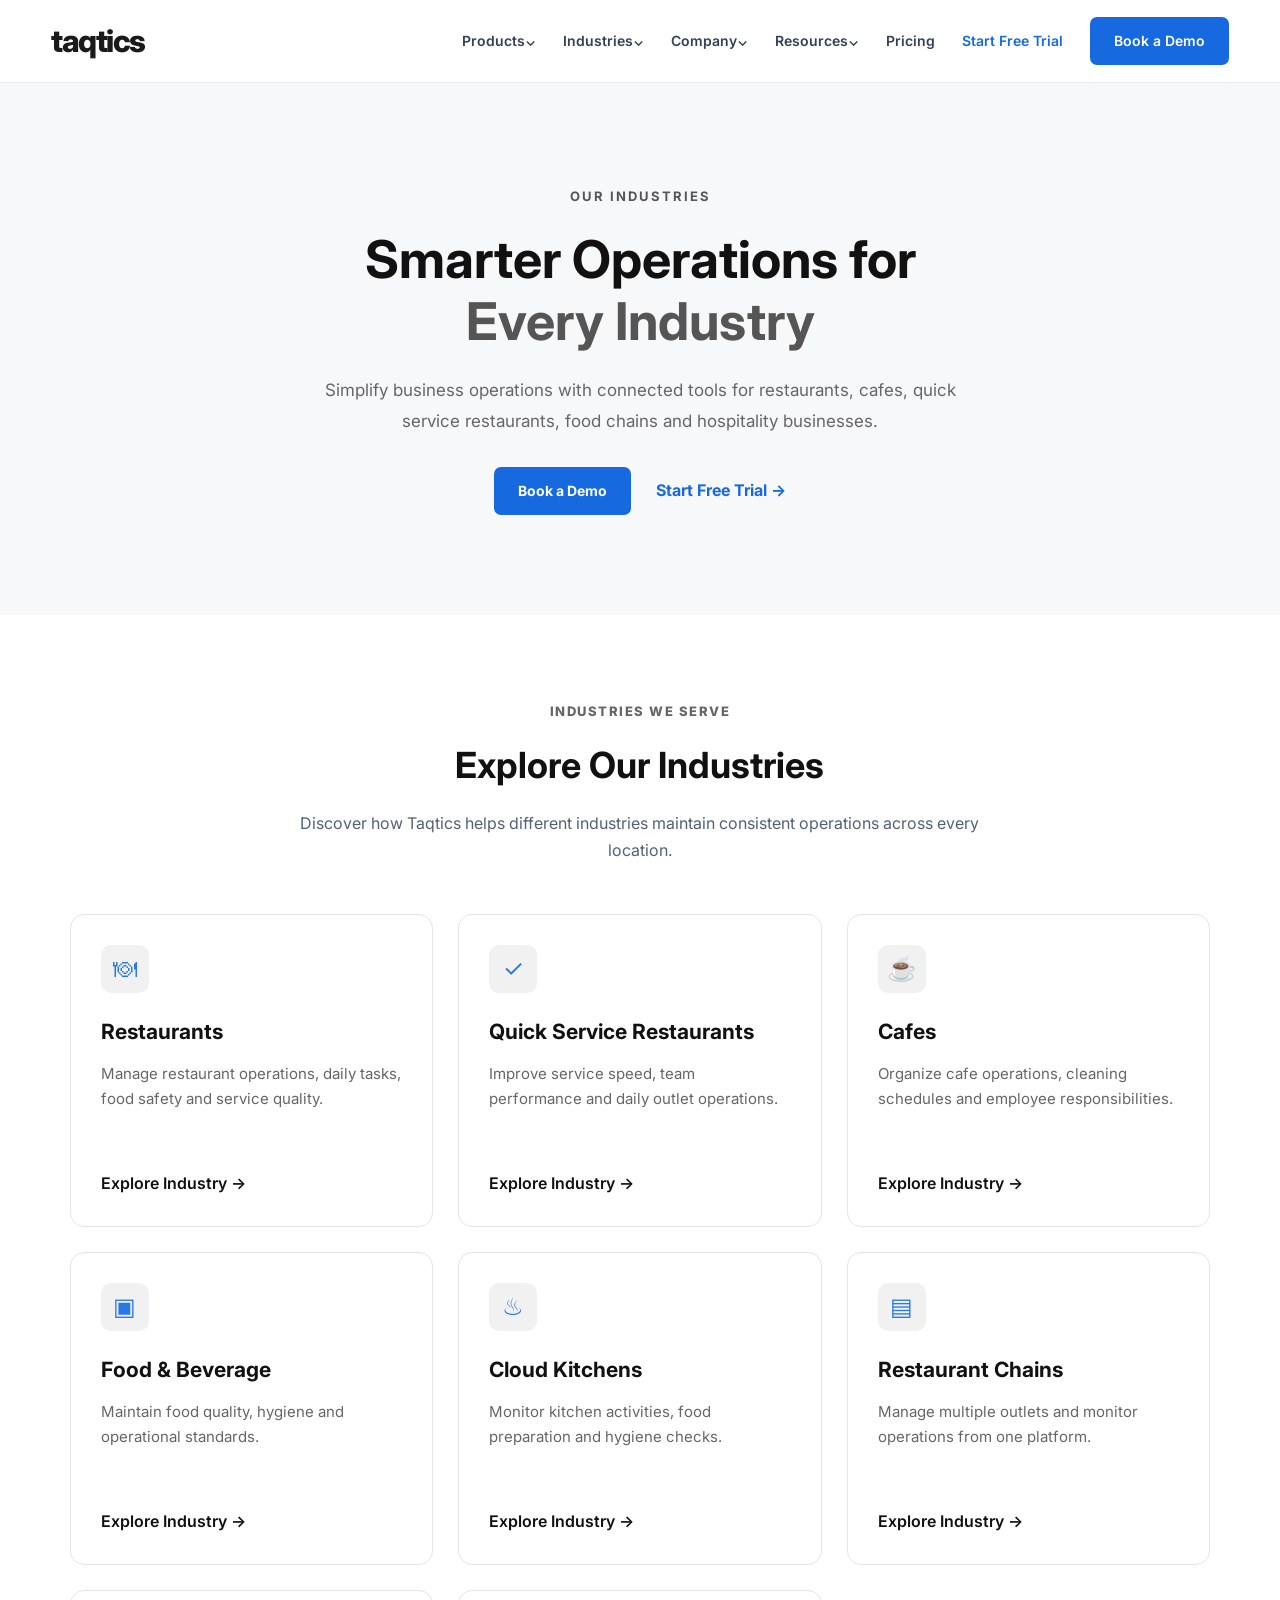
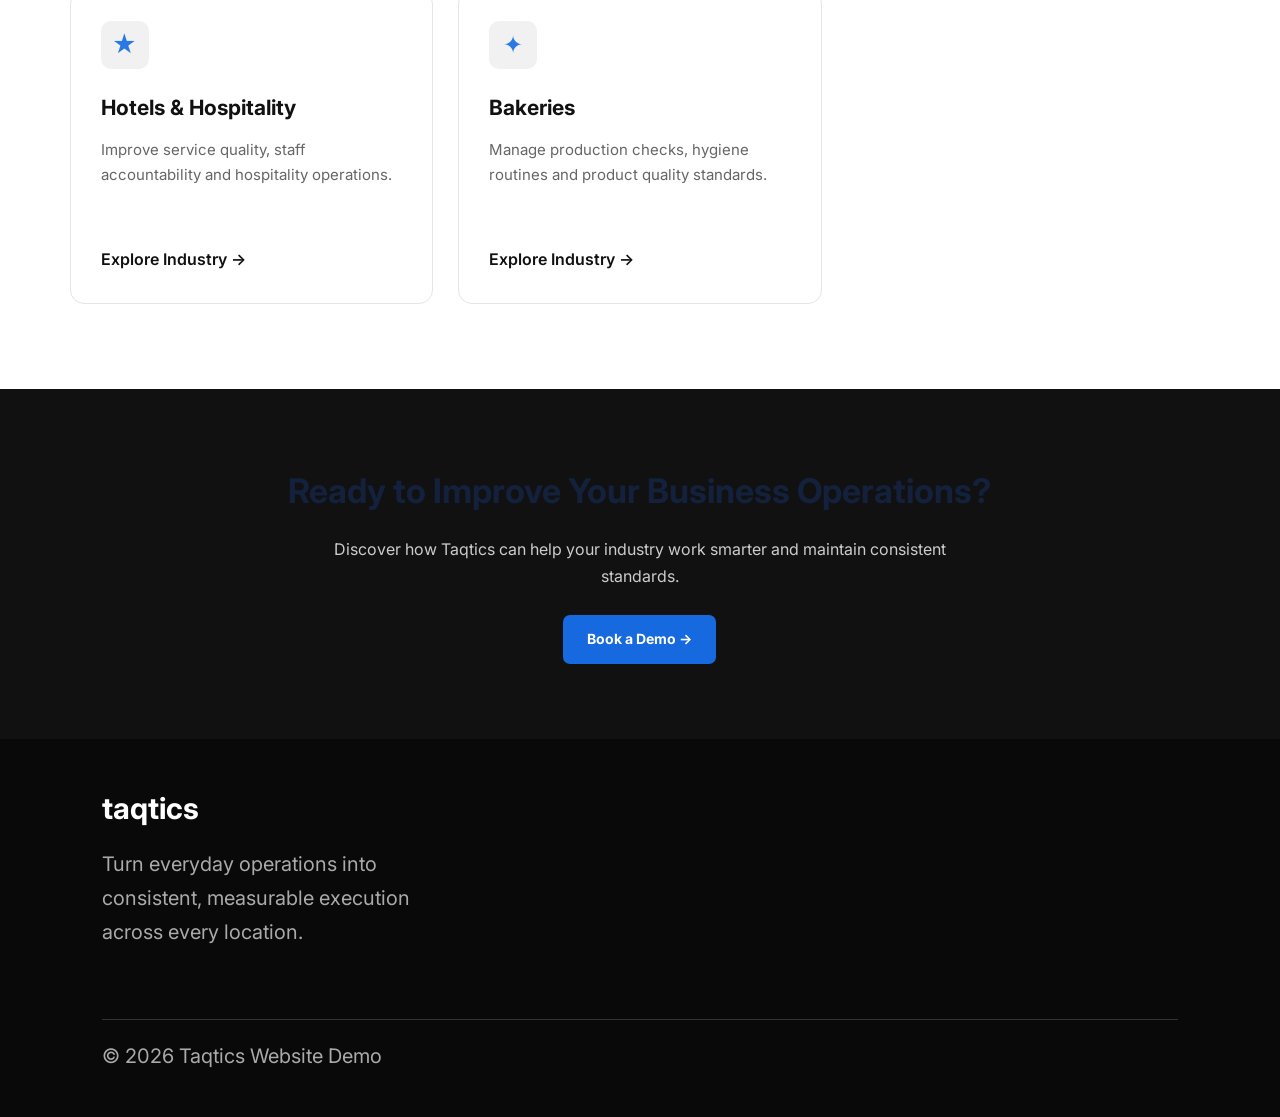
<file: industries.html>
<!DOCTYPE html>
<html lang="en">
<head>
    <meta charset="UTF-8">
    <meta name="viewport" content="width=device-width, initial-scale=1.0">

    <title>Industries | Taqtics</title>
    <meta name="description" content="Discover Taqtics solutions for restaurants, cafes, QSRs and food businesses.">

    <link rel="stylesheet" href="style.css">

    <link href="https://fonts.googleapis.com/css2?family=Inter:wght@400;500;600;700;800&display=swap" rel="stylesheet">
</head>

<body>

<header class="site-header">
    <nav class="navbar container">

        <a href="index.html" class="logo">taqtics</a>

        <button class="menu-btn" id="menuBtn"
        aria-label="Open menu" aria-expanded="false">☰</button>

        <ul class="nav-links" id="navLinks">
            <li><a href="products.html">Products⌄</a></li>
            <li><a href="industries.html">Industries⌄</a></li>
            <li><a href="company.html">Company⌄</a></li>
            <li><a href="resources.html">Resources⌄</a></li>
            <li><a href="pricing.html">Pricing</a></li>
            <li><a href="trial.html" class="trial-link">Start Free Trial</a></li>
            <li><a href="demo.html" class="btn btn-primary">Book a Demo</a></li>
        </ul>

    </nav>
</header>

<main>

<!-- Industries Hero -->

<section class="products-hero">
    <div class="container products-hero-content">

        <span class="eyebrow">OUR INDUSTRIES</span>

        <h1>
            Smarter Operations for
            <span>Every Industry</span>
        </h1>

        <p>
            Simplify business operations with connected tools
            for restaurants, cafes, quick service restaurants,
            food chains and hospitality businesses.
        </p>

        <div class="products-buttons">
            <a href="demo.html" class="btn btn-primary">Book a Demo</a>
            <a href="trial.html" class="text-link">Start Free Trial →</a>
        </div>

    </div>
</section>

<!-- Industries Cards -->

<section class="products-section">
    <div class="container">

        <div class="section-heading">
            <p class="eyebrow">INDUSTRIES WE SERVE</p>
            <h2>Explore Our Industries</h2>
            <p>
                Discover how Taqtics helps different industries
                maintain consistent operations across every location.
            </p>
        </div>

        <div class="products-grid">

            <article class="product-card">
                <div class="product-icon">🍽</div>
                <h3>Restaurants</h3>
                <p>
                    Manage restaurant operations, daily tasks,
                    food safety and service quality.
                </p>
                <a href="demo.html">Explore Industry →</a>
            </article>

            <article class="product-card">
                <div class="product-icon">✓</div>
                <h3>Quick Service Restaurants</h3>
                <p>
                    Improve service speed, team performance
                    and daily outlet operations.
                </p>
                <a href="demo.html">Explore Industry →</a>
            </article>

            <article class="product-card">
                <div class="product-icon">☕</div>
                <h3>Cafes</h3>
                <p>
                    Organize cafe operations, cleaning schedules
                    and employee responsibilities.
                </p>
                <a href="demo.html">Explore Industry →</a>
            </article>

            <article class="product-card">
                <div class="product-icon">▣</div>
                <h3>Food & Beverage</h3>
                <p>
                    Maintain food quality, hygiene and
                    operational standards.
                </p>
                <a href="demo.html">Explore Industry →</a>
            </article>

            <article class="product-card">
                <div class="product-icon">♨</div>
                <h3>Cloud Kitchens</h3>
                <p>
                    Monitor kitchen activities, food preparation
                    and hygiene checks.
                </p>
                <a href="demo.html">Explore Industry →</a>
            </article>

            <article class="product-card">
                <div class="product-icon">▤</div>
                <h3>Restaurant Chains</h3>
                <p>
                    Manage multiple outlets and monitor
                    operations from one platform.
                </p>
                <a href="demo.html">Explore Industry →</a>
            </article>

            <article class="product-card">
                <div class="product-icon">★</div>
                <h3>Hotels & Hospitality</h3>
                <p>
                    Improve service quality, staff accountability
                    and hospitality operations.
                </p>
                <a href="demo.html">Explore Industry →</a>
            </article>

            <article class="product-card">
                <div class="product-icon">✦</div>
                <h3>Bakeries</h3>
                <p>
                    Manage production checks, hygiene routines
                    and product quality standards.
                </p>
                <a href="demo.html">Explore Industry →</a>
            </article>

        </div>
    </div>
</section>

<!-- Industries CTA -->

<section class="products-cta">
    <div class="container">
        <h2>Ready to Improve Your Business Operations?</h2>
        <p>
            Discover how Taqtics can help your industry
            work smarter and maintain consistent standards.
        </p>
        <a href="demo.html" class="btn btn-primary">Book a Demo →</a>
    </div>
</section>

</main>

<!-- Footer -->

<footer class="main-footer">
    <div class="footer-brand">
        <h2>taqtics</h2>
        <p>
            Turn everyday operations into consistent,
            measurable execution across every location.
        </p>
    </div>

    <div class="footer-bottom">
        <p>© 2026 Taqtics Website Demo</p>
    </div>
</footer>

<script src="script.js"></script>

</body>
</html>
</file>
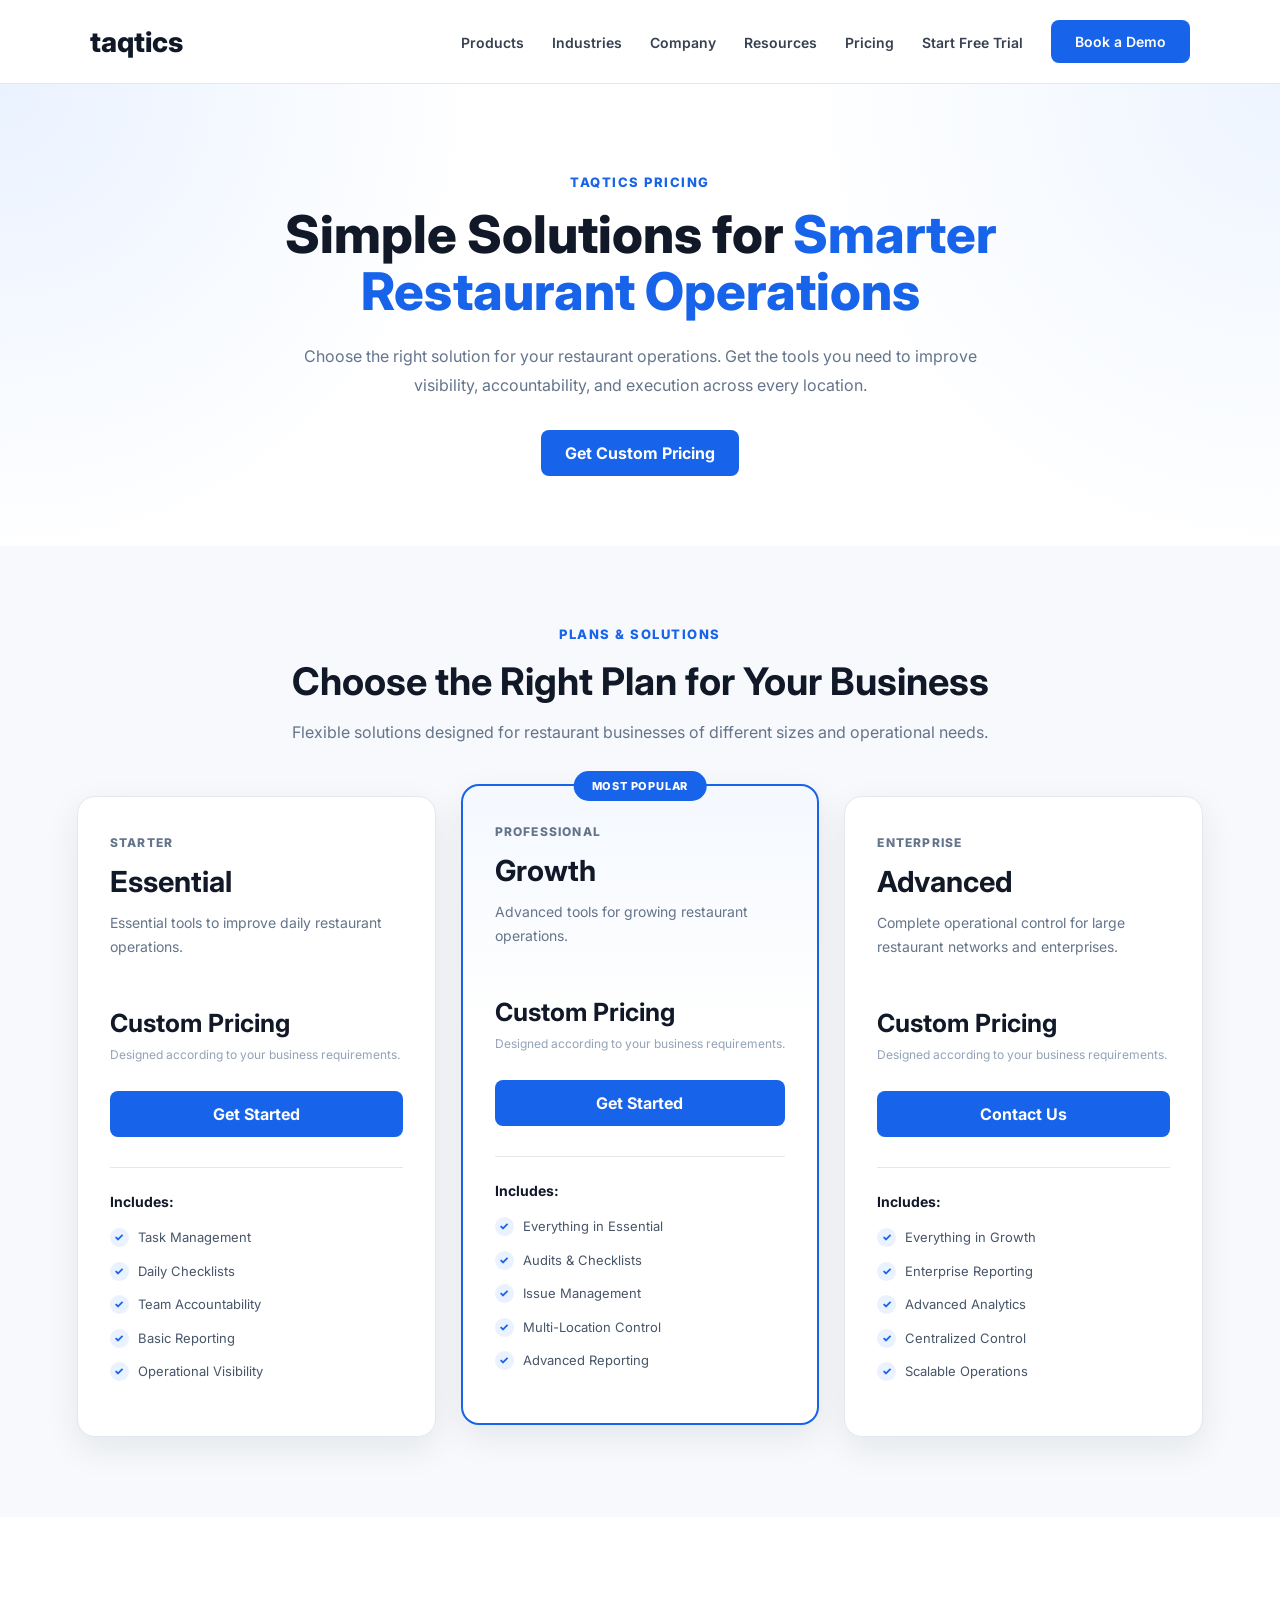
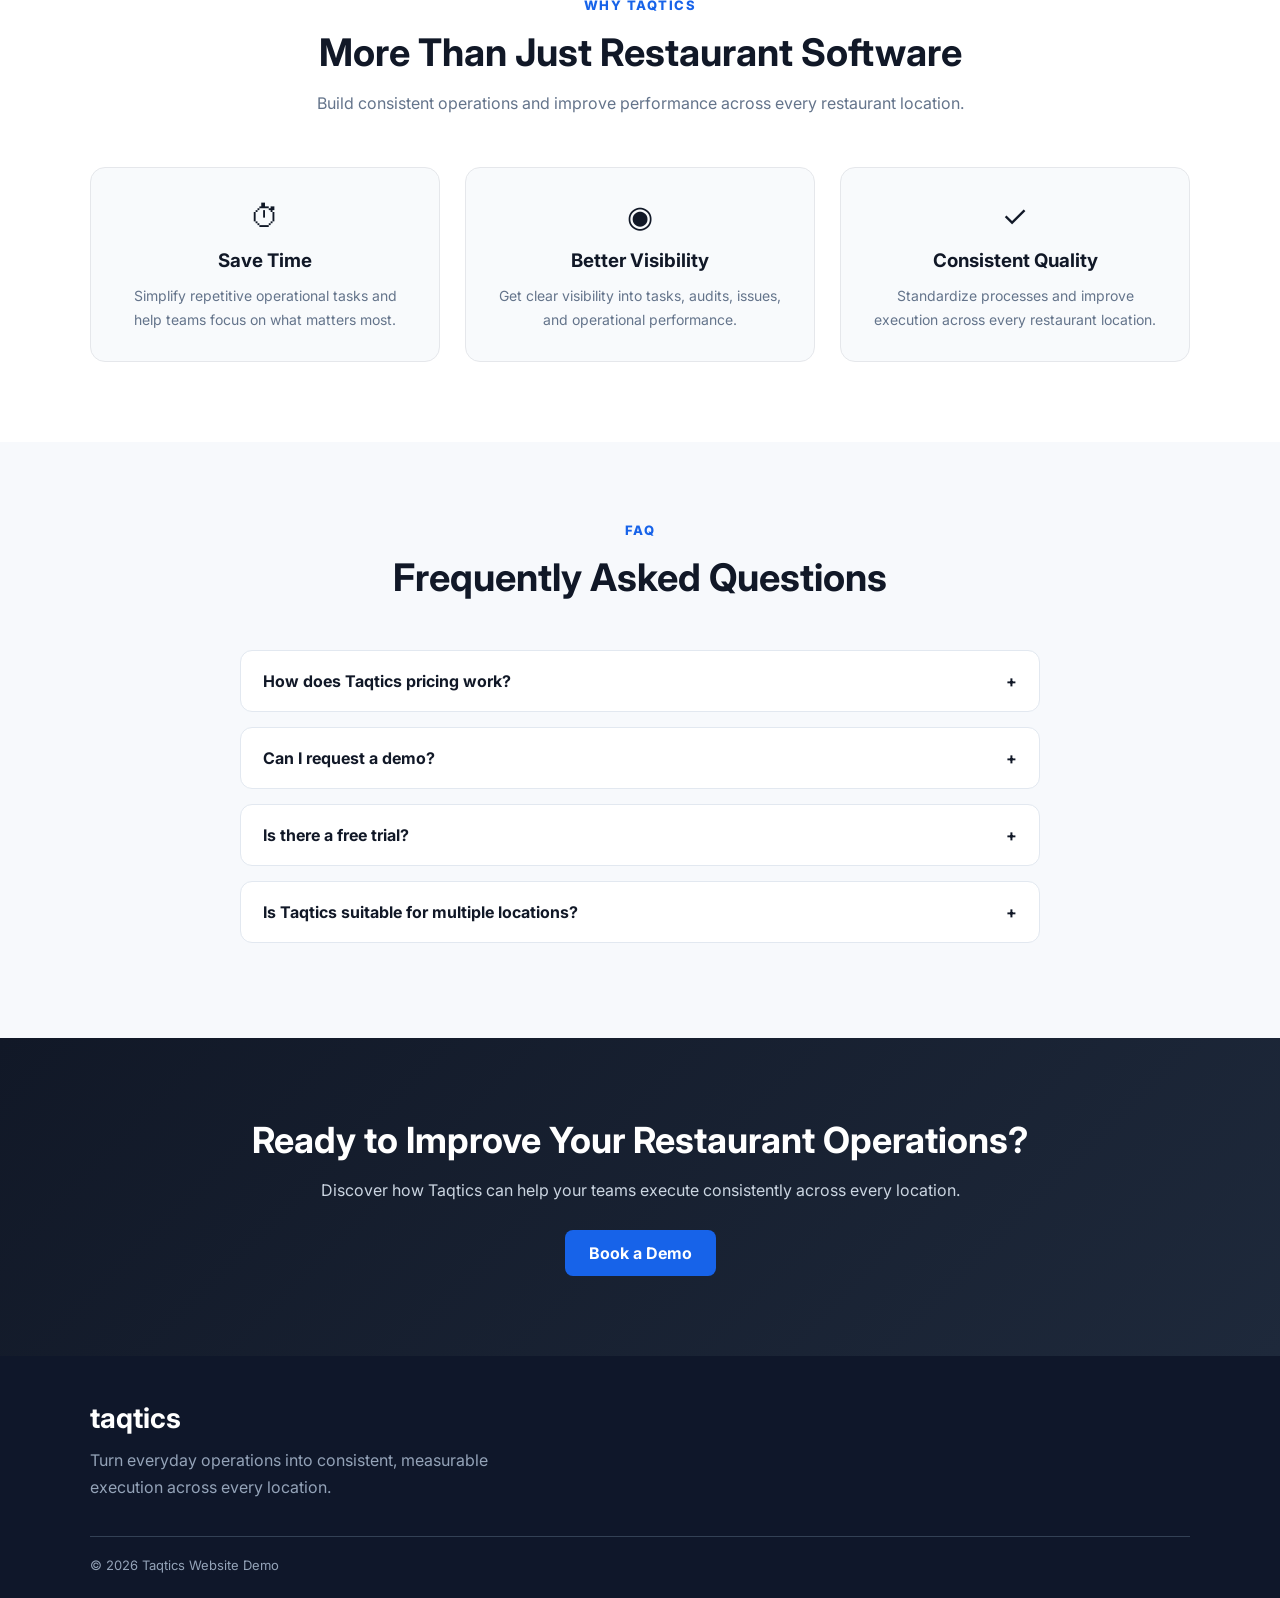
<file: pricing.html>
<!DOCTYPE html>
<html lang="en">

<head>

    <meta charset="UTF-8">
    <meta name="viewport" content="width=device-width, initial-scale=1.0">

    <title>Pricing | Taqtics</title>

    <meta name="description"
        content="Explore Taqtics solutions and pricing for smarter restaurant operations.">

    <!-- GOOGLE FONT -->
    <link
        href="https://fonts.googleapis.com/css2?family=Inter:wght@400;500;600;700;800&display=swap"
        rel="stylesheet">


    <!--  PRICING CSS -->

    <style>

        * {
            margin: 0;
            padding: 0;
            box-sizing: border-box;
        }

        body {
            font-family: "Inter", sans-serif;
            background: #f7f9fc;
            color: #111827;
        }

/*  NAVBAR */

        .navbar {
            width: 100%;
            padding: 20px 7%;
            display: flex;
            align-items: center;
            justify-content: space-between;
            background: #ffffff;
            border-bottom: 1px solid #e5e7eb;
        }

        .logo {
            text-decoration: none;
            font-size: 28px;
            font-weight: 800;
            color: #111827;
        }

        .nav-links {
            display: flex;
            align-items: center;
            gap: 28px;
            list-style: none;
        }

        .nav-links a {
            text-decoration: none;
            color: #374151;
            font-size: 14px;
            font-weight: 600;
        }

        .nav-links a:hover {
            color: #1763e9;
        }

        .btn {
            display: inline-block;
            text-decoration: none;
            padding: 13px 24px;
            border-radius: 8px;
            font-weight: 700;
            transition: 0.3s;
        }

        .btn-primary {
            background: #1763e9;
            color: #ffffff !important;
        }

        .btn-primary:hover {
            background: #0f4fc7;
            transform: translateY(-2px);
        }

/*  HERO */

        .pricing-hero {
            text-align: center;
            padding: 90px 20px 70px;

            background:
                radial-gradient(
                    circle at top left,
                    #eaf2ff 0,
                    transparent 35%
                ),
                radial-gradient(
                    circle at top right,
                    #eef5ff 0,
                    transparent 35%
                ),
                #ffffff;
        }

        .eyebrow {
            color: #1763e9;
            font-size: 13px;
            font-weight: 800;
            letter-spacing: 1.5px;
            margin-bottom: 16px;
        }

        .pricing-hero h1 {
            max-width: 850px;
            margin: auto;
            font-size: 52px;
            line-height: 1.1;
            font-weight: 800;
            color: #111827;
        }

        .pricing-hero h1 span {
            color: #1763e9;
        }

        .hero-text {
            max-width: 700px;
            margin: 22px auto 0;
            color: #64748b;
            font-size: 16px;
            line-height: 1.8;
        }

        .hero-buttons {
            margin-top: 30px;
        }

/* PRICING SECTION */

        .pricing-section {
            padding: 80px 6%;
        }

        .section-heading {
            text-align: center;
            max-width: 720px;
            margin: 0 auto 50px;
        }

        .section-heading h2 {
            font-size: 38px;
            color: #111827;
            margin-bottom: 15px;
        }

        .section-heading p:last-child {
            color: #64748b;
            line-height: 1.7;
        }

/*  3 PRICING BOXES */

        .pricing-grid {
            max-width: 1200px;
            margin: auto;

            display: grid;
            grid-template-columns: repeat(3, 1fr);

            gap: 25px;

            align-items: stretch;
        }

/* PRICING CARD */

        .pricing-card {
            position: relative;

            background: #ffffff;

            border: 1px solid #e2e8f0;

            border-radius: 18px;

            padding: 38px 32px;

            min-height: 590px;

            display: flex;
            flex-direction: column;

            box-shadow:
                0 12px 35px rgba(15, 23, 42, 0.08);

            transition:
                transform 0.3s ease,
                box-shadow 0.3s ease,
                border-color 0.3s ease;
        }

        .pricing-card:hover {
            transform: translateY(-8px);

            border-color: #b9cdf5;

            box-shadow:
                0 20px 45px rgba(15, 23, 42, 0.14);
        }

/*  POPULAR CARD */

        .popular-plan {
            border: 2px solid #1763e9;

            background:
                linear-gradient(
                    180deg,
                    #f4f8ff 0%,
                    #ffffff 38%
                );

            transform: translateY(-12px);
        }

        .popular-plan:hover {
            transform: translateY(-18px);
        }

/* POPULAR BADGE */

        .popular-badge {
            position: absolute;

            top: -15px;
            left: 50%;

            transform: translateX(-50%);

            background: #1763e9;
            color: #ffffff;

            padding: 8px 18px;

            border-radius: 30px;

            font-size: 11px;
            font-weight: 800;

            letter-spacing: 0.8px;

            white-space: nowrap;
        }

/*  PLAN TEXT */

        .plan-label {
            display: inline-block;

            color: #64748b;

            font-size: 12px;
            font-weight: 800;

            letter-spacing: 1.2px;

            margin-bottom: 14px;
        }

        .pricing-card h3 {
            font-size: 29px;
            color: #111827;

            margin-bottom: 12px;
        }

        .plan-description {
            color: #64748b;

            font-size: 14px;

            line-height: 1.7;

            min-height: 72px;
        }

/*  PRICE */
        .price-area {
            margin-top: 25px;
            margin-bottom: 22px;
        }

        .price-area h2 {
            font-size: 25px;
            color: #111827;

            margin-bottom: 8px;
        }

        .price-note {
            font-size: 12px;
            color: #94a3b8;

            line-height: 1.5;
        }

/* BUTTON */

        .pricing-btn {
            width: 100%;

            text-align: center;

            margin-top: 5px;
        }

/*   DIVIDER */

        .plan-divider {
            height: 1px;

            background: #e5e7eb;

            margin: 30px 0 25px;
        }

/* FEATURES */

        .features h4 {
            font-size: 14px;
            color: #111827;

            margin-bottom: 18px;
        }

        .plan-features {
            list-style: none;
        }

        .plan-features li {
            position: relative;

            padding-left: 28px;

            margin-bottom: 14px;

            color: #475569;

            font-size: 13px;

            line-height: 1.5;
        }

        .plan-features li::before {
            content: "✓";

            position: absolute;

            left: 0;
            top: 0;

            width: 19px;
            height: 19px;

            display: flex;
            align-items: center;
            justify-content: center;

            background: #eaf2ff;

            color: #1763e9;

            border-radius: 50%;

            font-size: 11px;
            font-weight: 800;
        }

/* BENEFITS */

        .benefits {
            padding: 80px 6%;

            background: #ffffff;
        }

        .benefit-grid {
            max-width: 1100px;
            margin: auto;

            display: grid;
            grid-template-columns: repeat(3, 1fr);

            gap: 25px;
        }

        .benefit-card {
            background: #f8fafc;

            border: 1px solid #e5e7eb;

            border-radius: 15px;

            padding: 30px;

            text-align: center;
        }

        .benefit-icon {
            font-size: 30px;
            margin-bottom: 15px;
        }

        .benefit-card h3 {
            margin-bottom: 12px;
        }

        .benefit-card p {
            color: #64748b;
            line-height: 1.7;
            font-size: 14px;
        }

/*   FAQ */

        .faq {
            padding: 80px 6%;
        }

        .faq-container {
            max-width: 800px;
            margin: auto;
        }

        details {
            background: #ffffff;

            border: 1px solid #e2e8f0;

            border-radius: 12px;

            padding: 20px 22px;

            margin-bottom: 15px;
        }

        summary {
            cursor: pointer;

            font-weight: 700;

            color: #111827;

            display: flex;
            justify-content: space-between;
        }

        details p {
            margin-top: 15px;

            color: #64748b;

            line-height: 1.7;

            font-size: 14px;
        }

/*   CTA */

        .cta {
            padding: 80px 20px;

            text-align: center;

            background:
                linear-gradient(
                    135deg,
                    #111827,
                    #1e293b
                );

            color: #ffffff;
        }

        .cta h2 {
            font-size: 36px;
            margin-bottom: 15px;
        }

        .cta p {
            color: #cbd5e1;

            max-width: 650px;

            margin: auto;

            line-height: 1.7;
        }

        .cta .btn {
            margin-top: 25px;
        }

/*  FOOTER */

        footer {
            background: #0f172a;

            color: #ffffff;

            padding: 45px 7% 25px;
        }

        .footer-brand h2 {
            font-size: 28px;
        }

        .footer-brand p {
            max-width: 450px;

            color: #94a3b8;

            margin-top: 12px;

            line-height: 1.7;
        }

        .footer-bottom {
            margin-top: 35px;

            padding-top: 20px;

            border-top: 1px solid #334155;

            color: #94a3b8;

            font-size: 13px;
        }

 /*  MOBILE */

        @media (max-width: 900px) {

            .nav-links {
                display: none;
            }

            .pricing-grid {
                grid-template-columns: 1fr;
                max-width: 550px;
            }

            .popular-plan {
                transform: none;
            }

            .popular-plan:hover {
                transform: translateY(-8px);
            }

            .benefit-grid {
                grid-template-columns: 1fr;
                max-width: 550px;
            }

            .pricing-hero h1 {
                font-size: 40px;
            }

            .section-heading h2 {
                font-size: 31px;
            }
        }


        @media (max-width: 600px) {

            .pricing-hero {
                padding: 65px 18px 50px;
            }

            .pricing-hero h1 {
                font-size: 32px;
            }

            .pricing-section {
                padding: 55px 18px;
            }

            .pricing-card {
                padding: 30px 24px;
            }

            .cta h2 {
                font-size: 28px;
            }
        }

    </style>

</head>


<body>

<!--  NAVBAR -->

<header>

    <nav class="navbar">

        <a href="index.html" class="logo">
            taqtics
        </a>

        <ul class="nav-links">

            <li>
                <a href="products.html">
                    Products
                </a>
            </li>

            <li>
                <a href="industries.html">
                    Industries
                </a>
            </li>

            <li>
                <a href="company.html">
                    Company
                </a>
            </li>

            <li>
                <a href="resources.html">
                    Resources
                </a>
            </li>

            <li>
                <a href="pricing.html">
                    Pricing
                </a>
            </li>

            <li>
                <a href="trial.html">
                    Start Free Trial
                </a>
            </li>

            <li>
                <a href="demo.html" class="btn btn-primary">
                    Book a Demo
                </a>
            </li>

        </ul>

    </nav>

</header>

<!--   HERO -->

<section class="pricing-hero">

    <p class="eyebrow">
        TAQTICS PRICING
    </p>

    <h1>
        Simple Solutions for
        <span>Smarter Restaurant Operations</span>
    </h1>

    <p class="hero-text">
        Choose the right solution for your restaurant operations.
        Get the tools you need to improve visibility, accountability,
        and execution across every location.
    </p>

    <div class="hero-buttons">

        <a href="demo.html" class="btn btn-primary">
            Get Custom Pricing
        </a>

    </div>

</section>

<!--  PRICING CARDS -->

<section class="pricing-section">

    <div class="section-heading">

        <p class="eyebrow">
            PLANS & SOLUTIONS
        </p>

        <h2>
            Choose the Right Plan for Your Business
        </h2>

        <p>
            Flexible solutions designed for restaurant businesses
            of different sizes and operational needs.
        </p>

    </div>


    <div class="pricing-grid">


        <!-- ESSENTIAL -->

        <div class="pricing-card">

            <span class="plan-label">
                STARTER
            </span>

            <h3>
                Essential
            </h3>

            <p class="plan-description">
                Essential tools to improve daily restaurant operations.
            </p>


            <div class="price-area">

                <h2>
                    Custom Pricing
                </h2>

                <p class="price-note">
                    Designed according to your business requirements.
                </p>

            </div>


            <a href="demo.html" class="btn btn-primary pricing-btn">
                Get Started
            </a>


            <div class="plan-divider"></div>


            <div class="features">

                <h4>
                    Includes:
                </h4>

                <ul class="plan-features">

                    <li>Task Management</li>
                    <li>Daily Checklists</li>
                    <li>Team Accountability</li>
                    <li>Basic Reporting</li>
                    <li>Operational Visibility</li>

                </ul>

            </div>

        </div>



        <!-- GROWTH -->

        <div class="pricing-card popular-plan">

            <div class="popular-badge">
                MOST POPULAR
            </div>


            <span class="plan-label">
                PROFESSIONAL
            </span>

            <h3>
                Growth
            </h3>

            <p class="plan-description">
                Advanced tools for growing restaurant operations.
            </p>


            <div class="price-area">

                <h2>
                    Custom Pricing
                </h2>

                <p class="price-note">
                    Designed according to your business requirements.
                </p>

            </div>


            <a href="demo.html" class="btn btn-primary pricing-btn">
                Get Started
            </a>


            <div class="plan-divider"></div>


            <div class="features">

                <h4>
                    Includes:
                </h4>

                <ul class="plan-features">

                    <li>Everything in Essential</li>
                    <li>Audits & Checklists</li>
                    <li>Issue Management</li>
                    <li>Multi-Location Control</li>
                    <li>Advanced Reporting</li>

                </ul>

            </div>

        </div>



        <!-- ADVANCED -->

        <div class="pricing-card">

            <span class="plan-label">
                ENTERPRISE
            </span>

            <h3>
                Advanced
            </h3>

            <p class="plan-description">
                Complete operational control for large restaurant
                networks and enterprises.
            </p>


            <div class="price-area">

                <h2>
                    Custom Pricing
                </h2>

                <p class="price-note">
                    Designed according to your business requirements.
                </p>

            </div>


            <a href="demo.html" class="btn btn-primary pricing-btn">
                Contact Us
            </a>


            <div class="plan-divider"></div>


            <div class="features">

                <h4>
                    Includes:
                </h4>

                <ul class="plan-features">

                    <li>Everything in Growth</li>
                    <li>Enterprise Reporting</li>
                    <li>Advanced Analytics</li>
                    <li>Centralized Control</li>
                    <li>Scalable Operations</li>

                </ul>

            </div>

        </div>

    </div>

</section>

<!--    BENEFITS -->

<section class="benefits">

    <div class="section-heading">

        <p class="eyebrow">
            WHY TAQTICS
        </p>

        <h2>
            More Than Just Restaurant Software
        </h2>

        <p>
            Build consistent operations and improve performance
            across every restaurant location.
        </p>

    </div>


    <div class="benefit-grid">

        <div class="benefit-card">

            <div class="benefit-icon">
                ⏱
            </div>

            <h3>
                Save Time
            </h3>

            <p>
                Simplify repetitive operational tasks and help teams
                focus on what matters most.
            </p>

        </div>


        <div class="benefit-card">

            <div class="benefit-icon">
                ◉
            </div>

            <h3>
                Better Visibility
            </h3>

            <p>
                Get clear visibility into tasks, audits, issues,
                and operational performance.
            </p>

        </div>


        <div class="benefit-card">

            <div class="benefit-icon">
                ✓
            </div>

            <h3>
                Consistent Quality
            </h3>

            <p>
                Standardize processes and improve execution
                across every restaurant location.
            </p>

        </div>

    </div>

</section>

<!--   FAQ -->

<section class="faq">

    <div class="section-heading">

        <p class="eyebrow">
            FAQ
        </p>

        <h2>
            Frequently Asked Questions
        </h2>

    </div>


    <div class="faq-container">

        <details>

            <summary>
                How does Taqtics pricing work?
                <span>+</span>
            </summary>

            <p>
                Pricing can vary based on your business size,
                number of locations, and operational requirements.
            </p>

        </details>


        <details>

            <summary>
                Can I request a demo?
                <span>+</span>
            </summary>

            <p>
                Yes. You can request a demo to understand how
                Taqtics can support your restaurant operations.
            </p>

        </details>


        <details>

            <summary>
                Is there a free trial?
                <span>+</span>
            </summary>

            <p>
                You can use the Start Free Trial page to submit
                your trial request.
            </p>

        </details>


        <details>

            <summary>
                Is Taqtics suitable for multiple locations?
                <span>+</span>
            </summary>

            <p>
                The website is designed around restaurant operations
                across multiple locations.
            </p>

        </details>

    </div>

</section>

<!--  CTA -->

<section class="cta">

    <h2>
        Ready to Improve Your Restaurant Operations?
    </h2>

    <p>
        Discover how Taqtics can help your teams execute
        consistently across every location.
    </p>

    <a href="demo.html" class="btn btn-primary">
        Book a Demo
    </a>

</section>

<!-- FOOTER -->

<footer>

    <div class="footer-brand">

        <h2>
            taqtics
        </h2>

        <p>
            Turn everyday operations into consistent,
            measurable execution across every location.
        </p>

    </div>


    <div class="footer-bottom">

        © <span id="currentYear">2026</span>
        Taqtics Website Demo

    </div>

</footer>


</body>
</html>
</file>
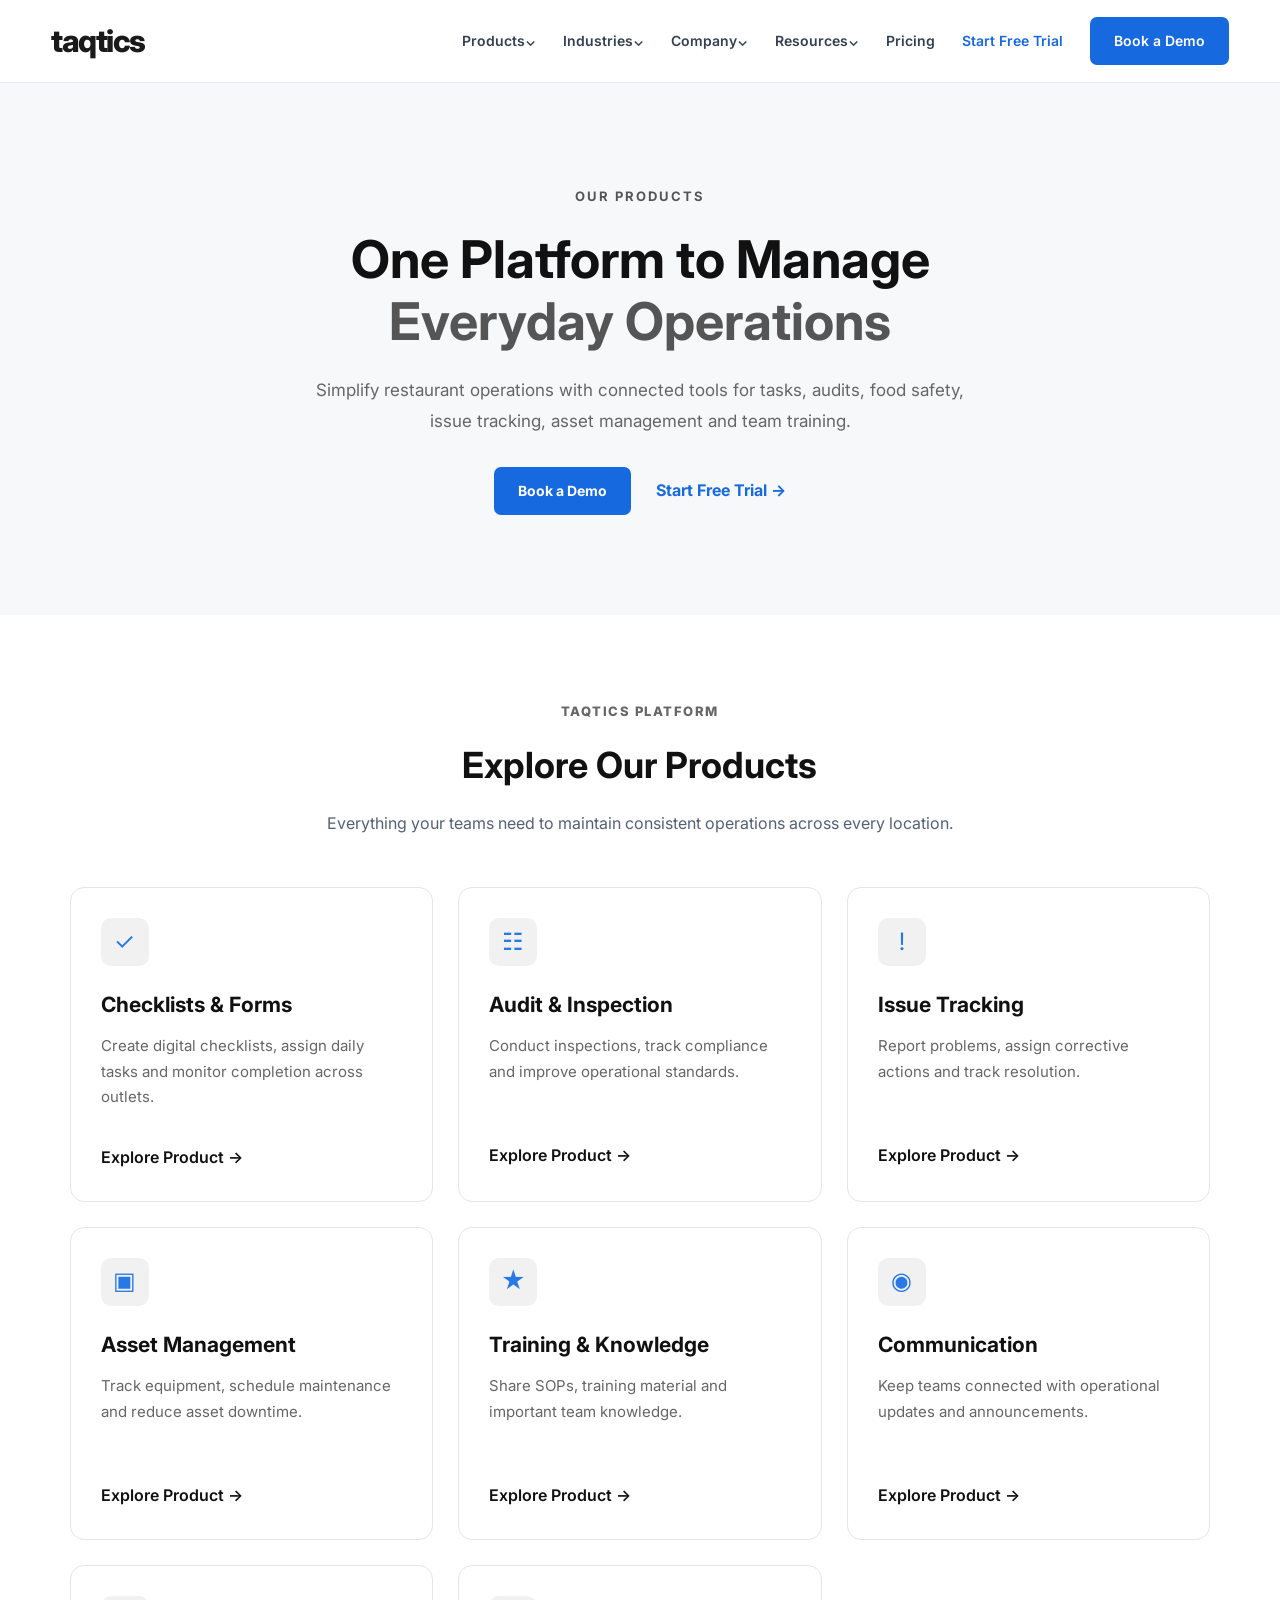
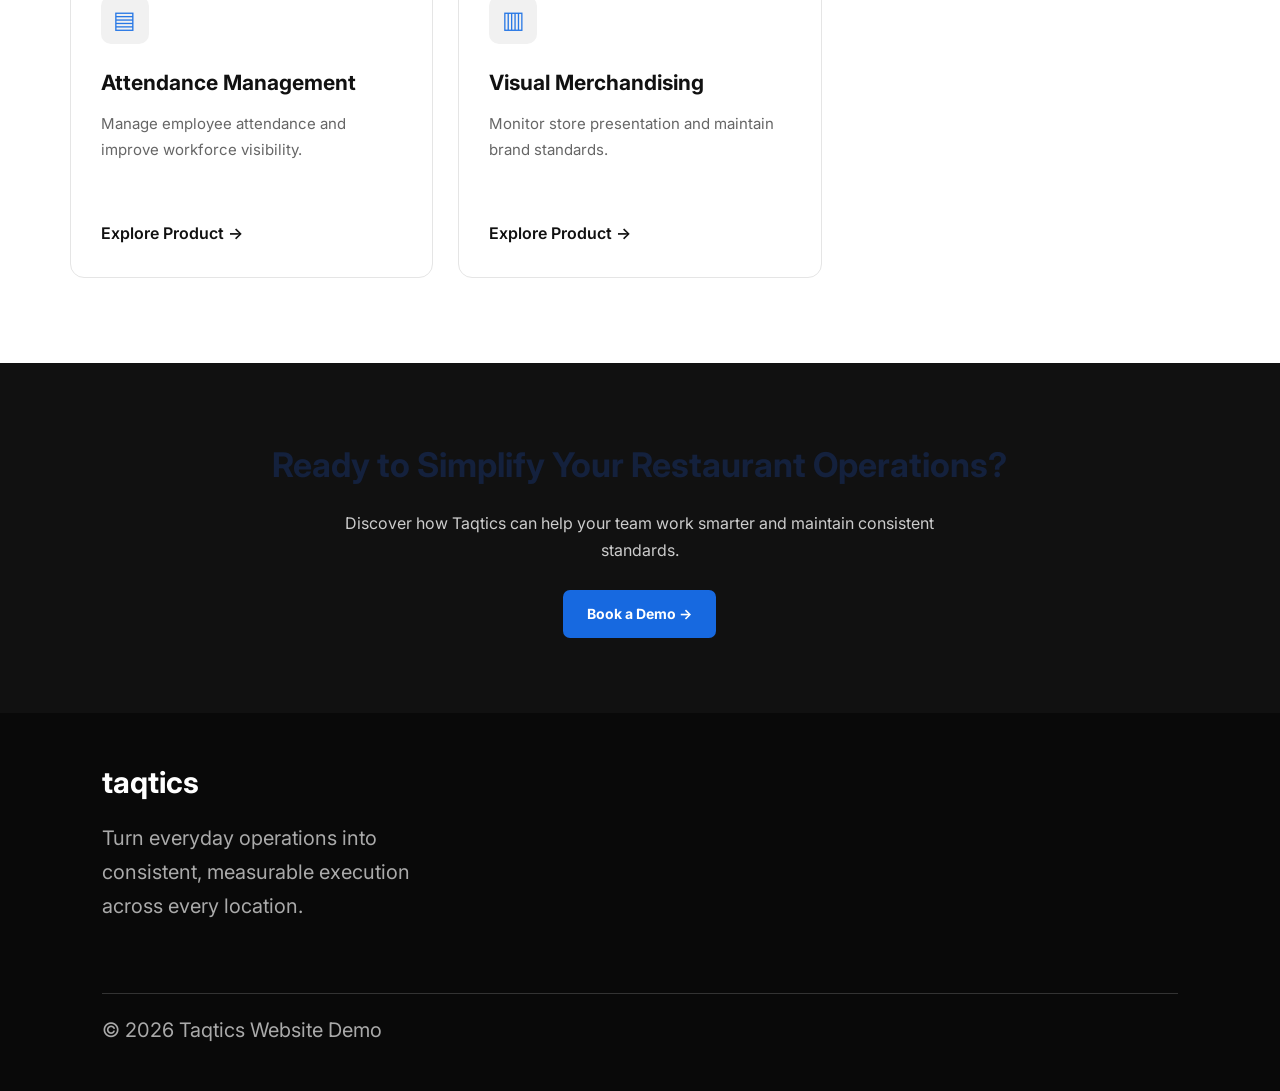
<file: products.html>
<!DOCTYPE html>
<html lang="en">
<head>
    <meta charset="UTF-8">
    <meta name="viewport" content="width=device-width, initial-scale=1.0">

    <title>Products | Taqtics</title>
    <meta name="description" content="Explore Taqtics restaurant operations management products.">

    <link rel="stylesheet" href="style.css">

    <link href="https://fonts.googleapis.com/css2?family=Inter:wght@400;500;600;700;800&display=swap" rel="stylesheet">
</head>

<body>

<header class="site-header">
    <nav class="navbar container">

        <a href="index.html" class="logo">taqtics</a>

        <button class="menu-btn" id="menuBtn"
        aria-label="Open menu" aria-expanded="false">☰</button>

        <ul class="nav-links" id="navLinks">
            <li><a href="products.html">Products⌄</a></li>
            <li><a href="industries.html">Industries⌄</a></li>
            <li><a href="company.html">Company⌄</a></li>
            <li><a href="resources.html">Resources⌄</a></li>
            <li><a href="pricing.html">Pricing</a></li>
            <li><a href="trial.html" class="trial-link">Start Free Trial</a></li>
            <li><a href="demo.html" class="btn btn-primary">Book a Demo</a></li>
        </ul>

    </nav>
</header>

<main>

<section class="products-hero">
    <div class="container products-hero-content">

        <span class="eyebrow">OUR PRODUCTS</span>

        <h1>
            One Platform to Manage
            <span>Everyday Operations</span>
        </h1>

        <p>
            Simplify restaurant operations with connected tools
            for tasks, audits, food safety, issue tracking,
            asset management and team training.
        </p>

        <div class="products-buttons">
            <a href="demo.html" class="btn btn-primary">Book a Demo</a>
            <a href="trial.html" class="text-link">Start Free Trial →</a>
        </div>

    </div>
</section>

<section class="products-section">
    <div class="container">

        <div class="section-heading">
            <p class="eyebrow">TAQTICS PLATFORM</p>
            <h2>Explore Our Products</h2>
            <p>
                Everything your teams need to maintain
                consistent operations across every location.
            </p>
        </div>

        <div class="products-grid">

            <article class="product-card">
                <div class="product-icon">✓</div>
                <h3>Checklists & Forms</h3>
                <p>
                    Create digital checklists, assign daily tasks
                    and monitor completion across outlets.
                </p>
                <a href="#checklists">Explore Product →</a>
            </article>

            <article class="product-card">
                <div class="product-icon">☷</div>
                <h3>Audit & Inspection</h3>
                <p>
                    Conduct inspections, track compliance
                    and improve operational standards.
                </p>
                <a href="#audits">Explore Product →</a>
            </article>

            <article class="product-card">
                <div class="product-icon">!</div>
                <h3>Issue Tracking</h3>
                <p>
                    Report problems, assign corrective actions
                    and track resolution.
                </p>
                <a href="#issues">Explore Product →</a>
            </article>

            <article class="product-card">
                <div class="product-icon">▣</div>
                <h3>Asset Management</h3>
                <p>
                    Track equipment, schedule maintenance
                    and reduce asset downtime.
                </p>
                <a href="#assets">Explore Product →</a>
            </article>

            <article class="product-card">
                <div class="product-icon">★</div>
                <h3>Training & Knowledge</h3>
                <p>
                    Share SOPs, training material
                    and important team knowledge.
                </p>
                <a href="#training">Explore Product →</a>
            </article>

            <article class="product-card">
                <div class="product-icon">◉</div>
                <h3>Communication</h3>
                <p>
                    Keep teams connected with operational
                    updates and announcements.
                </p>
                <a href="#communication">Explore Product →</a>
            </article>

            <article class="product-card">
                <div class="product-icon">▤</div>
                <h3>Attendance Management</h3>
                <p>
                    Manage employee attendance and
                    improve workforce visibility.
                </p>
                <a href="#attendance">Explore Product →</a>
            </article>

            <article class="product-card">
                <div class="product-icon">▥</div>
                <h3>Visual Merchandising</h3>
                <p>
                    Monitor store presentation and
                    maintain brand standards.
                </p>
                <a href="#merchandising">Explore Product →</a>
            </article>

        </div>
    </div>
</section>

<section class="products-cta">
    <div class="container">
        <h2>Ready to Simplify Your Restaurant Operations?</h2>
        <p>
            Discover how Taqtics can help your team
            work smarter and maintain consistent standards.
        </p>
        <a href="demo.html" class="btn btn-primary">Book a Demo →</a>
    </div>
</section>

</main>

<footer class="main-footer">
    <div class="footer-brand">
        <h2>taqtics</h2>
        <p>Turn everyday operations into consistent,
        measurable execution across every location.</p>
    </div>

    <div class="footer-bottom">
        <p>© 2026 Taqtics Website Demo</p>
    </div>
</footer>

<script src="script.js"></script>
<script src="products.html"></script>

</body>
</html>
</file>
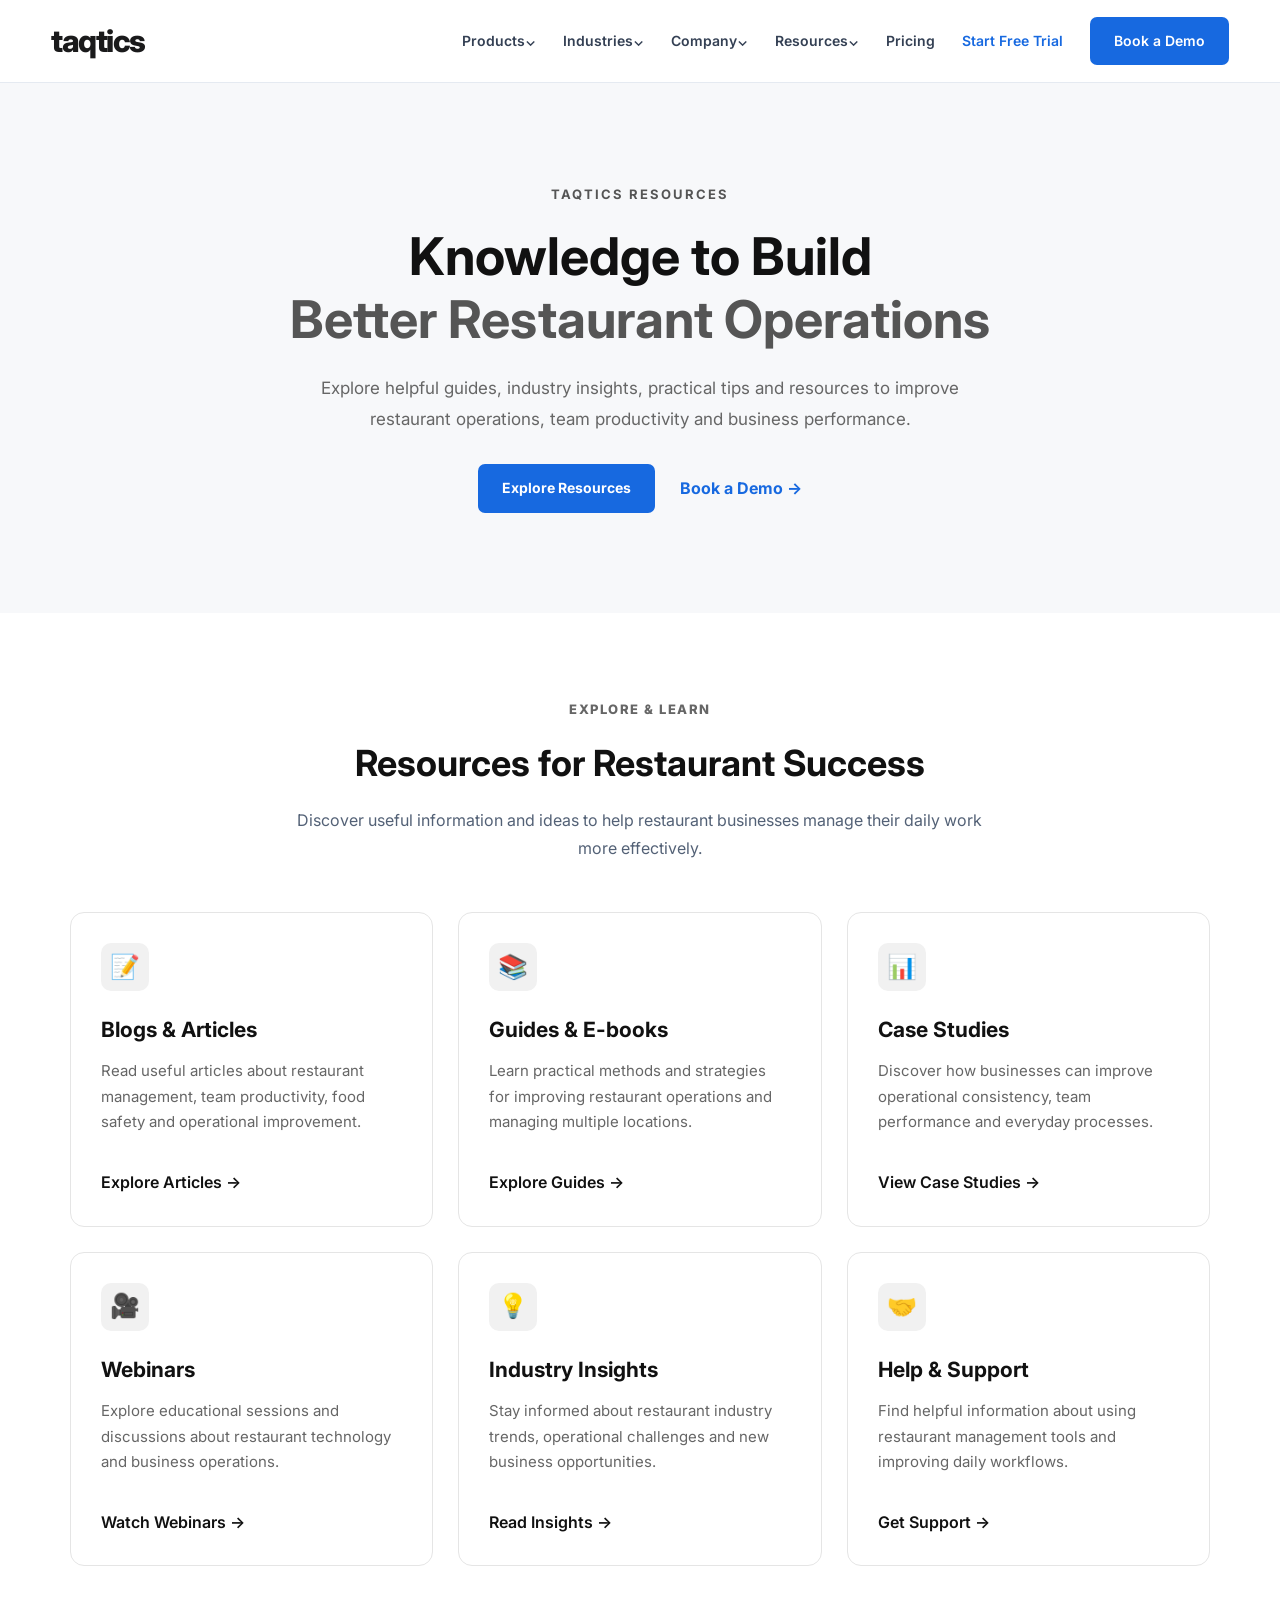
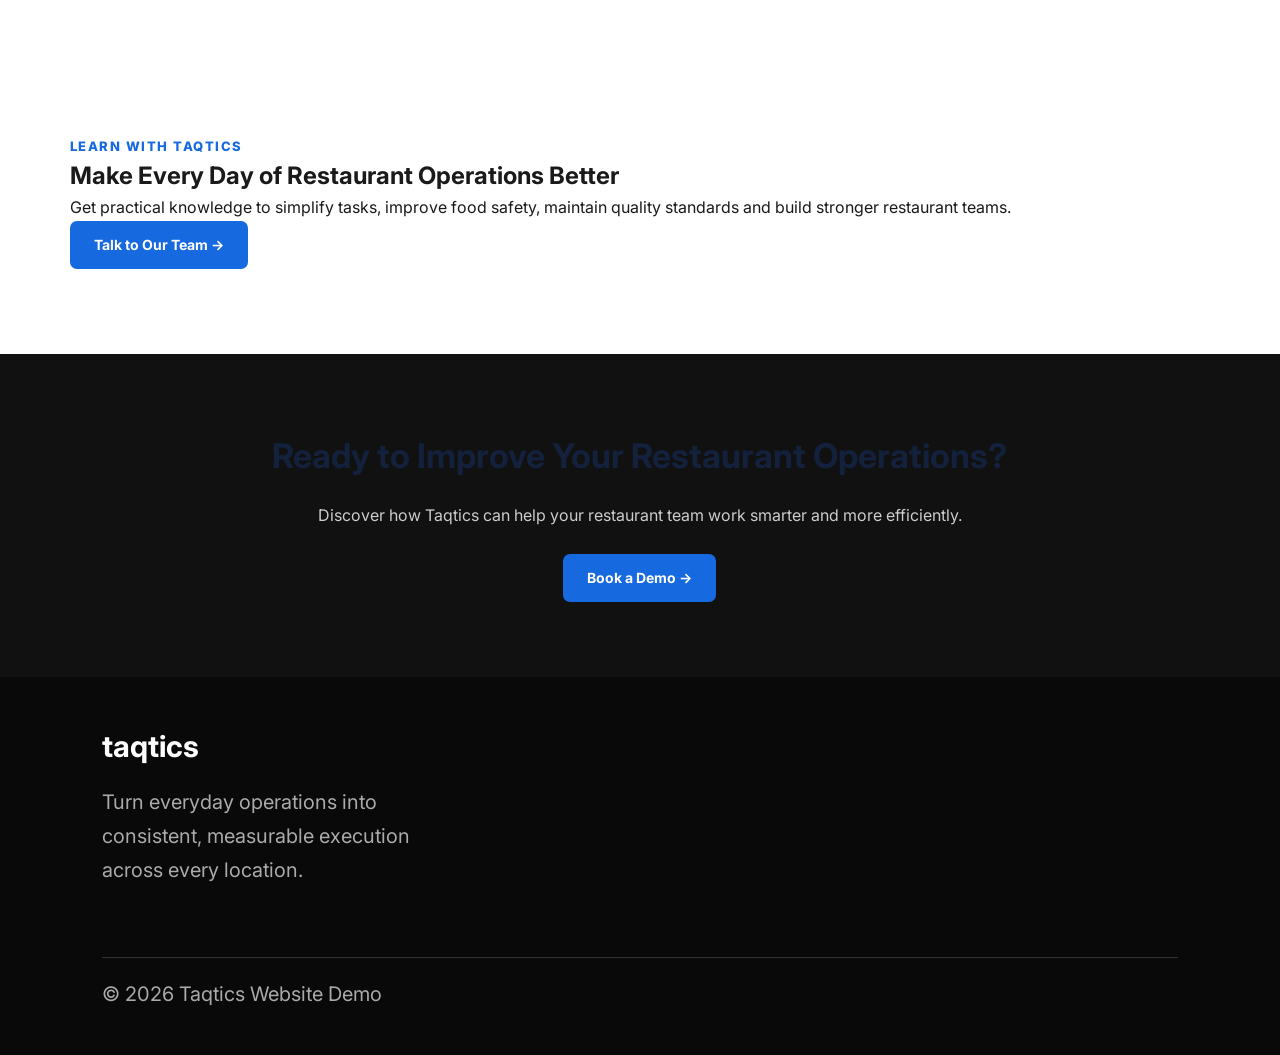
<file: resources.html>
<!DOCTYPE html>
<html lang="en">

<head>
    <meta charset="UTF-8">
    <meta name="viewport" content="width=device-width, initial-scale=1.0">

    <title>Resources | Taqtics</title>

    <meta name="description"
        content="Explore restaurant management guides, blogs, resources and case studies with Taqtics.">

    <link rel="stylesheet" href="style.css">
    
    <link href="https://fonts.googleapis.com/css2?family=Inter:wght@400;500;600;700;800&display=swap"
        rel="stylesheet">
</head>

<body>

    <!-- NAVBAR -->
    <header class="site-header">

        <nav class="navbar container">

            <a href="index.html" class="logo">taqtics</a>

            <button class="menu-btn" id="menuBtn"
                aria-label="Open menu" aria-expanded="false">
                ☰
            </button>

            <ul class="nav-links" id="navLinks">

                <li><a href="products.html">Products⌄</a></li>

                <li><a href="industries.html">Industries⌄</a></li>

                <li><a href="company.html">Company⌄</a></li>

                <li><a href="resources.html">Resources⌄</a></li>

                <li><a href="pricing.html">Pricing</a></li>

                <li>
                    <a href="trial.html" class="trial-link">
                        Start Free Trial
                    </a>
                </li>

                <li>
                    <a href="demo.html" class="btn btn-primary">
                        Book a Demo
                    </a>
                </li>

            </ul>

        </nav>

    </header>


    <!-- HERO SECTION -->
    <main>

        <section class="products-hero">

            <div class="container products-hero-content">

                <p class="eyebrow">TAQTICS RESOURCES</p>

                <h1>
                    Knowledge to Build
                    <span>Better Restaurant Operations</span>
                </h1>

                <p>
                    Explore helpful guides, industry insights, practical
                    tips and resources to improve restaurant operations,
                    team productivity and business performance.
                </p>

                <div class="products-buttons">

                    <a href="#resources" class="btn btn-primary">
                        Explore Resources
                    </a>

                    <a href="demo.html" class="text-link">
                        Book a Demo →
                    </a>

                </div>

            </div>

        </section>


        <!-- RESOURCES INTRO -->
        <section class="products-section" id="resources">

            <div class="container">

                <div class="section-heading">

                    <p class="eyebrow">EXPLORE & LEARN</p>

                    <h2>Resources for Restaurant Success</h2>

                    <p>
                        Discover useful information and ideas to help
                        restaurant businesses manage their daily work
                        more effectively.
                    </p>

                </div>


                <!-- RESOURCE CARDS -->
                <div class="products-grid">


                    <!-- BLOGS -->
                    <article class="product-card">

                        <div class="product-icon">📝</div>

                        <h3>Blogs & Articles</h3>

                        <p>
                            Read useful articles about restaurant
                            management, team productivity, food safety
                            and operational improvement.
                        </p>

                        <a href="demo.html">Explore Articles →</a>

                    </article>


                    <!-- GUIDES -->
                    <article class="product-card">

                        <div class="product-icon">📚</div>

                        <h3>Guides & E-books</h3>

                        <p>
                            Learn practical methods and strategies
                            for improving restaurant operations
                            and managing multiple locations.
                        </p>

                        <a href="demo.html">Explore Guides →</a>

                    </article>


                    <!-- CASE STUDIES -->
                    <article class="product-card">

                        <div class="product-icon">📊</div>

                        <h3>Case Studies</h3>

                        <p>
                            Discover how businesses can improve
                            operational consistency, team performance
                            and everyday processes.
                        </p>

                        <a href="demo.html">View Case Studies →</a>

                    </article>


                    <!-- WEBINARS -->
                    <article class="product-card">

                        <div class="product-icon">🎥</div>

                        <h3>Webinars</h3>

                        <p>
                            Explore educational sessions and
                            discussions about restaurant technology
                            and business operations.
                        </p>

                        <a href="demo.html">Watch Webinars →</a>

                    </article>


                    <!-- INDUSTRY INSIGHTS -->
                    <article class="product-card">

                        <div class="product-icon">💡</div>

                        <h3>Industry Insights</h3>

                        <p>
                            Stay informed about restaurant industry
                            trends, operational challenges and
                            new business opportunities.
                        </p>

                        <a href="demo.html">Read Insights →</a>

                    </article>


                    <!-- HELP CENTER -->
                    <article class="product-card">

                        <div class="product-icon">🤝</div>

                        <h3>Help & Support</h3>

                        <p>
                            Find helpful information about using
                            restaurant management tools and
                            improving daily workflows.
                        </p>

                        <a href="demo.html">Get Support →</a>

                    </article>


                </div>

            </div>

        </section>


        <!-- FEATURE SECTION -->
        <section class="products-section resources-feature">

            <div class="container">

                <div class="resources-feature-content">

                    <p class="eyebrow">LEARN WITH TAQTICS</p>

                    <h2>Make Every Day of Restaurant Operations Better</h2>

                    <p>
                        Get practical knowledge to simplify tasks,
                        improve food safety, maintain quality standards
                        and build stronger restaurant teams.
                    </p>

                    <a href="demo.html" class="btn btn-primary">
                        Talk to Our Team →
                    </a>

                </div>

            </div>

        </section>


        <!-- CTA SECTION -->
        <section class="products-cta">

            <div class="container">

                <h2>Ready to Improve Your Restaurant Operations?</h2>

                <p>
                    Discover how Taqtics can help your restaurant
                    team work smarter and more efficiently.
                </p>

                <a href="demo.html" class="btn btn-primary">
                    Book a Demo →
                </a>

            </div>

        </section>

    </main>


    <!-- FOOTER -->
    <footer class="main-footer">

        <div class="footer-brand">

            <h2>taqtics</h2>

            <p>
                Turn everyday operations into consistent,
                measurable execution across every location.
            </p>

        </div>

        <div class="footer-bottom">

            <p>
                © <span id="currentYear">2026</span> Taqtics Website Demo
            </p>

        </div>

    </footer>


    <!-- JAVASCRIPT -->
    <script src="script.js"></script>

</body>
</html>
</file>
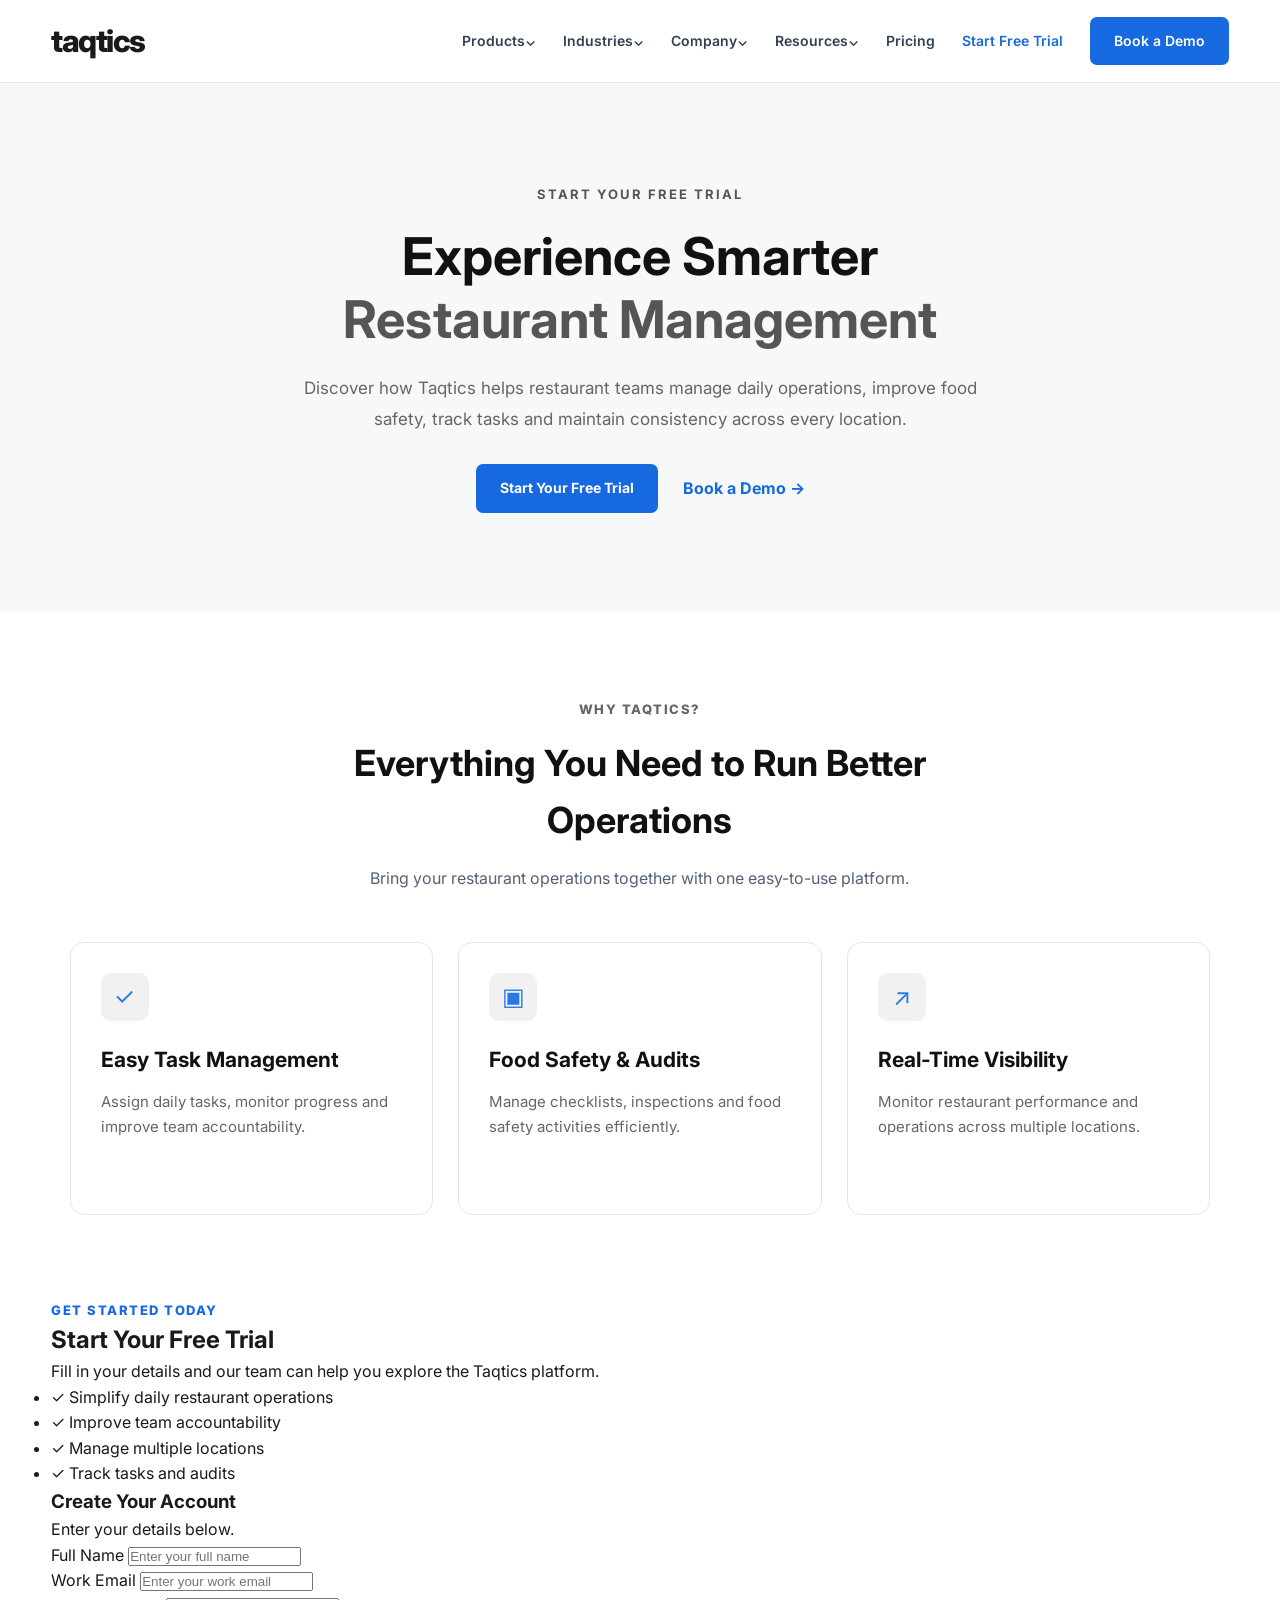
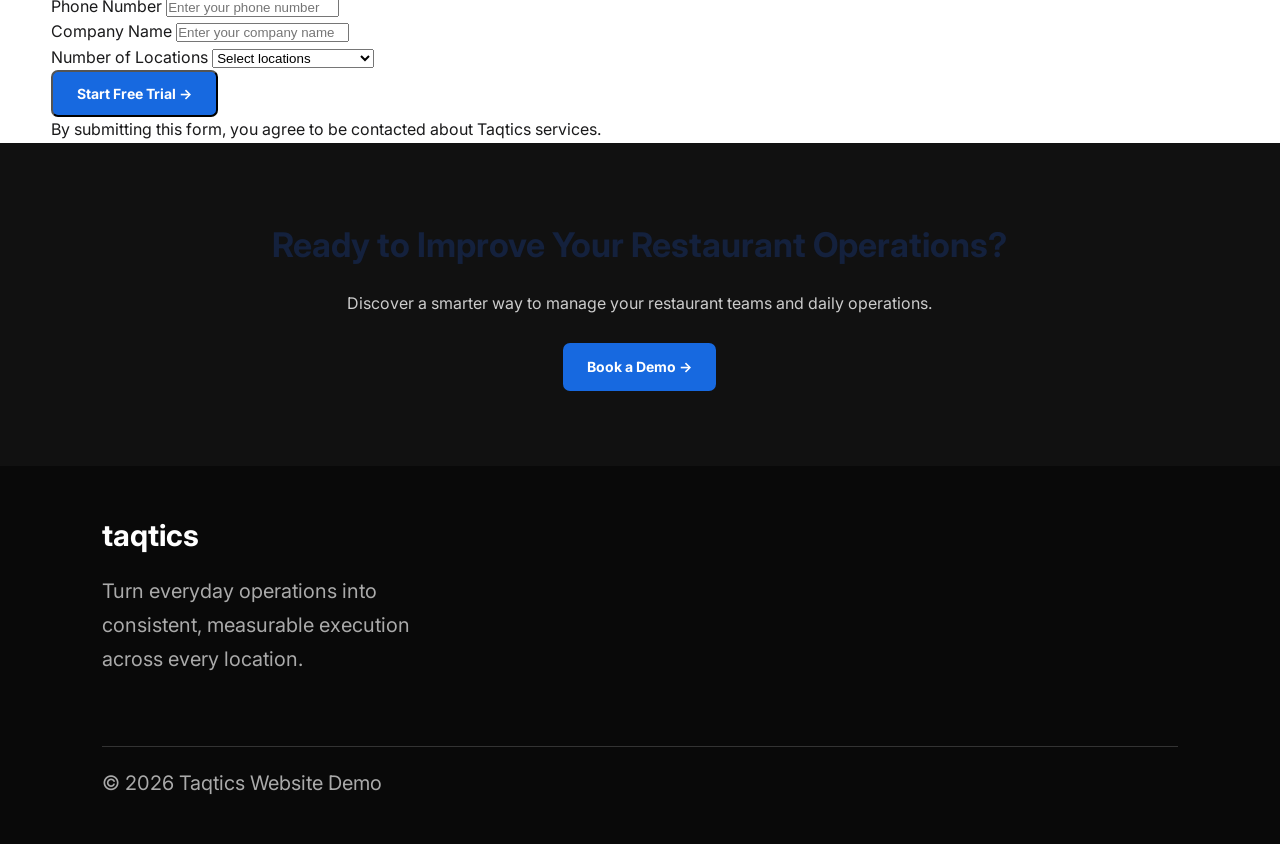
<file: trial.html>
<!DOCTYPE html>
<html lang="en">
<head>
    <meta charset="UTF-8">
    <meta name="viewport" content="width=device-width, initial-scale=1.0">

    <title>Start Free Trial | Taqtics</title>
    <meta name="description" content="Start your free trial and discover smarter restaurant management with Taqtics.">

    <link rel="preconnect" href="https://fonts.googleapis.com">
    <link rel="preconnect" href="https://fonts.gstatic.com" crossorigin>
    <link href="https://fonts.googleapis.com/css2?family=Inter:wght@400;500;600;700;800&display=swap" rel="stylesheet">

    <link rel="stylesheet" href="style.css">

</head>

<body>

    <!-- NAVBAR -->
    <header class="site-header">
        <nav class="navbar container">

            <a href="index.html" class="logo">taqtics</a>

            <button class="menu-btn" id="menuBtn"
            aria-label="Open menu" aria-expanded="false">☰</button>

            <ul class="nav-links" id="navLinks">
                <li><a href="products.html">Products⌄</a></li>
                <li><a href="industries.html">Industries⌄</a></li>
                <li><a href="company.html">Company⌄</a></li>
                <li><a href="resources.html">Resources⌄</a></li>
                <li><a href="pricing.html">Pricing</a></li>
                <li><a href="trial.html" class="trial-link">Start Free Trial</a></li>
                <li><a href="demo.html" class="btn btn-primary">Book a Demo</a></li>
            </ul>

        </nav>
    </header>


    <!-- TRIAL HERO -->
    <section class="products-hero trial-hero">
        <div class="container products-hero-content">

            <p class="eyebrow">START YOUR FREE TRIAL</p>

            <h1>
                Experience Smarter
                <span>Restaurant Management</span>
            </h1>

            <p>
                Discover how Taqtics helps restaurant teams manage
                daily operations, improve food safety, track tasks
                and maintain consistency across every location.
            </p>

            <div class="products-buttons">
                <a href="#trial-form" class="btn btn-primary">
                    Start Your Free Trial
                </a>

                <a href="demo.html" class="text-link">
                    Book a Demo →
                </a>
            </div>

        </div>
    </section>


    <!-- TRIAL BENEFITS -->
    <section class="products-section trial-benefits">
        <div class="container">

            <div class="section-heading">
                <p class="eyebrow">WHY TAQTICS?</p>

                <h2>Everything You Need to Run Better Operations</h2>

                <p>
                    Bring your restaurant operations together
                    with one easy-to-use platform.
                </p>
            </div>

            <div class="products-grid">

                <article class="product-card">
                    <div class="product-icon">✓</div>
                    <h3>Easy Task Management</h3>
                    <p>
                        Assign daily tasks, monitor progress
                        and improve team accountability.
                    </p>
                </article>

                <article class="product-card">
                    <div class="product-icon">▣</div>
                    <h3>Food Safety & Audits</h3>
                    <p>
                        Manage checklists, inspections and
                        food safety activities efficiently.
                    </p>
                </article>

                <article class="product-card">
                    <div class="product-icon">↗</div>
                    <h3>Real-Time Visibility</h3>
                    <p>
                        Monitor restaurant performance and
                        operations across multiple locations.
                    </p>
                </article>

            </div>
        </div>
    </section>


    <!-- FREE TRIAL FORM -->
    <section class="trial-form-section" id="trial-form">
        <div class="container trial-form-container">

            <div class="trial-form-info">
                <p class="eyebrow">GET STARTED TODAY</p>

                <h2>Start Your Free Trial</h2>

                <p>
                    Fill in your details and our team can help
                    you explore the Taqtics platform.
                </p>

                <ul>
                    <li>✓ Simplify daily restaurant operations</li>
                    <li>✓ Improve team accountability</li>
                    <li>✓ Manage multiple locations</li>
                    <li>✓ Track tasks and audits</li>
                </ul>
            </div>


            <div class="trial-form-card">

                <h3>Create Your Account</h3>

                <p>Enter your details below.</p>

                <form id="trialForm">

                    <div class="form-group">
                        <label for="fullName">Full Name</label>
                        <input
                            type="text"
                            id="fullName"
                            name="fullName"
                            placeholder="Enter your full name"
                            required>
                    </div>

                    <div class="form-group">
                        <label for="email">Work Email</label>
                        <input
                            type="email"
                            id="email"
                            name="email"
                            placeholder="Enter your work email"
                            required>
                    </div>

                    <div class="form-group">
                        <label for="phone">Phone Number</label>
                        <input
                            type="tel"
                            id="phone"
                            name="phone"
                            placeholder="Enter your phone number"
                            required>
                    </div>

                    <div class="form-group">
                        <label for="company">Company Name</label>
                        <input
                            type="text"
                            id="company"
                            name="company"
                            placeholder="Enter your company name"
                            required>
                    </div>

                    <div class="form-group">
                        <label for="locations">Number of Locations</label>

                        <select id="locations" name="locations" required>
                            <option value="">Select locations</option>
                            <option value="1">1 Location</option>
                            <option value="2-5">2–5 Locations</option>
                            <option value="6-10">6–10 Locations</option>
                            <option value="10+">More than 10 Locations</option>
                        </select>
                    </div>

                    <button type="submit" class="btn btn-primary trial-submit">
                        Start Free Trial →
                    </button>

                    <p class="form-note">
                        By submitting this form, you agree to be
                        contacted about Taqtics services.
                    </p>

                    <p id="trialMessage" class="trial-message"></p>

                </form>

            </div>

        </div>
    </section>


    <!-- CTA -->
    <section class="products-cta">
        <div class="container">

            <h2>Ready to Improve Your Restaurant Operations?</h2>

            <p>
                Discover a smarter way to manage your restaurant teams
                and daily operations.
            </p>

            <a href="demo.html" class="btn btn-primary">
                Book a Demo →
            </a>

        </div>
    </section>


    <!-- FOOTER -->
    <footer class="main-footer">

        <div class="footer-brand">
            <h2>taqtics</h2>

            <p>
                Turn everyday operations into consistent,
                measurable execution across every location.
            </p>
        </div>

        <div class="footer-bottom">
            <p>© <span id="currentYear">2026</span> Taqtics Website Demo</p>
        </div>

    </footer>


    <script src="script.js"></script>


</body>
</html>
</file>
<file: style.css>
/*TAQTICS HOME PAGE - INDEX CSS*/

* {
    margin: 0;
    padding: 0;
    box-sizing: border-box;
}

:root {
    --primary: #1769e0;
    --primary-dark: #1053bd;
    --dark: #1a1a1b;
    --text: #536176;
    --light: #f5f8fc;
    --white: #ffffff;
    --border: #e5eaf1;
    --green: #25a879;
}

html {
    scroll-behavior: smooth;
}

body {
    font-family: 'Inter', sans-serif;
    color: var(--dark);
    background: var(--white);
    line-height: 1.6;
}

img {
    max-width: 100%;
    display: block;
}

a {
    text-decoration: none;
}

button {
    font-family: inherit;
    cursor: pointer;
}

.container {
    width: min(1180px, 92%);
    margin: auto;
}
/*  NAVBAR */
.site-header {
    width: 100%;
    background: #ffffff;
    position: sticky;
    top: 0;
    z-index: 1000;
    border-bottom: 1px solid var(--border);
}

.navbar {
    min-height: 82px;
    display: flex;
    align-items: center;
    justify-content: space-between;
}

.logo {
    font-size: 31px;
    font-weight: 800;
    color: var(--dark);
    letter-spacing: -1.5px;
}

.nav-links {
    display: flex;
    align-items: center;
    gap: 27px;
    list-style: none;
}

.nav-links a {
    font-size: 14px;
    font-weight: 600;
    color: #344054;
    transition: 0.3s;
}

.nav-links a:hover {
    color: var(--primary);
}

.menu-btn {
    display: none;
    border: none;
    background: transparent;
    font-size: 27px;
}

.btn {
    display: inline-flex;
    align-items: center;
    justify-content: center;
    padding: 13px 24px;
    border-radius: 7px;
    font-size: 14px;
    font-weight: 700;
    transition: 0.3s;
}

.btn-primary {
    color: white !important;
    background: var(--primary);
}

.btn-primary:hover {
    background: var(--primary-dark);
    transform: translateY(-2px);
}

.trial-link {
    color: var(--primary) !important;
}

.text-link {
    color: var(--primary);
    font-weight: 700;
}
/* HERO SECTION */
.hero {
    min-height: 650px;
    display: grid;
    grid-template-columns: 1fr 1fr;
    align-items: center;
    gap: 55px;
    padding-top: 75px;
    padding-bottom: 75px;
}

.eyebrow {
    color: var(--primary);
    font-size: 13px;
    font-weight: 800;
    letter-spacing: 1.5px;
    text-transform: uppercase;
}

.hero h1 {
    font-size: clamp(38px, 4.5vw, 57px);
    line-height: 1.13;
    letter-spacing: -2px;
    margin: 20px 0;
    color: var(--dark);
}

.hero h1 span {
    color: var(--primary);
}

.hero-description {
    font-size: 16px;
    color: var(--text);
    line-height: 1.9;
    max-width: 560px;
}

.trust-badges {
    display: flex;
    gap: 25px;
    margin: 30px 0;
}

.trust-item {
    display: flex;
    align-items: center;
    gap: 10px;
    color: var(--dark);
    font-size: 12px;
    font-weight: 700;
}

.trust-icon {
    width: 38px;
    height: 38px;
    display: grid;
    place-items: center;
    border-radius: 10px;
    background: #eaf2ff;
    color: var(--primary);
    font-size: 20px;
}

.hero-buttons {
    display: flex;
    align-items: center;
    gap: 25px;
    flex-wrap: wrap;
}

/* HERO IMAGE */

.hero-visual {
    position: relative;
    min-width: 0;
}

.image-card {
    position: relative;
    min-height: 480px;
    border-radius: 20px;
    background: #eaf0f8;
}

.chef-image {
    width: 100%;
    height: 480px;
    object-fit: cover;
    border-radius: 20px;
}

.dashboard-card {
    background: white;
    padding: 19px;
    border-radius: 13px;
    box-shadow: 0 12px 35px rgba(0,0,0,0.12);
}

.hygiene-card {
    position: absolute;
    top: 35px;
    left: -55px;
    width: 230px;
}

.dashboard-card h3 {
    font-size: 14px;
    margin-bottom: 15px;
}

.daily-check {
    display: flex;
    align-items: center;
    gap: 12px;
}

.avatar {
    width: 35px;
    height: 35px;
    display: grid;
    place-items: center;
    background: #e4f8ef;
    color: var(--green);
    border-radius: 50%;
}

.daily-check small {
    display: block;
    color: var(--green);
    font-size: 20px;
}

.mini-images,
.food-images {
    display: flex;
    gap: 10px;
    margin-top: 15px;
}

.mini-image {
    flex: 1;
    height: 48px;
    background: #e9eef5;
    border-radius: 7px;
}

.status-labels {
    display: flex;
    flex-wrap: wrap;
    gap: 5px;
    margin-top: 13px;
}

.status-labels span {
    font-size: 15px;
    background: #edf4ff;
    padding: 5px;
    border-radius: 5px;
}

.food-card {
    position: absolute;
    bottom: 35px;
    right: -35px;
    width: 235px;
}

.food-images img {
    width: 50%;
    height: 65px;
    object-fit: cover;
    border-radius: 7px;
}

.food-card a {
    display: inline-block;
    margin-top: 12px;
    color: var(--primary);
    font-size: 20px;
    font-weight: 700;
}
.mini-images {
    display: flex;
    gap: 12px;
    margin-top: 10px;
}

.mini-image {
    width: 100px;
    height: 80px;
    border-radius: 10px;
    overflow: hidden;
}

.mini-image img {
    width: 100%;
    height: 100%;
    object-fit: cover;
}

.data-card {
    position: absolute;
    bottom: -25px;
    left: -30px;
    width: 250px;
    display: flex;
    align-items: center;
    gap: 12px;
}

.data-card strong {
    font-size: 11px;
    flex: 1;
}

.data-icon {
    color: var(--primary);
    font-size: 23px;
}
/* CUSTOMERS */

.customers-section {
    background: var(--light);
    padding: 45px 20px;
    text-align: center;
}

.customers-section > div > p {
    color: var(--text);
    margin-bottom: 28px;
    font-weight: 600;
}

.customer-logos {
    display: flex;
    justify-content: space-around;
    align-items: center;
    gap: 25px;
    flex-wrap: wrap;
}

.customer-item {
    display: flex;
    align-items: center;
    gap: 10px;
    font-size: 20px;
    letter-spacing: 1px;
}

.customer-icon {
    font-size: 23px;
    color: var(--primary);
}
/* FEATURES */

.features-section {
    padding: 90px 0;
}

.section-heading {
    text-align: center;
    max-width: 680px;
    margin: 0 auto 45px;
}

.section-heading h2 {
    font-size: 38px;
    margin: 15px 0;
}

.section-heading > p:last-child {
    color: var(--text);
}

.feature-grid {
    display: grid;
    grid-template-columns: repeat(4, 1fr);
    gap: 22px;
}

.feature-card {
    border: 1px solid var(--border);
    padding: 27px 22px;
    border-radius: 13px;
    transition: 0.3s;
}

.feature-card:hover {
    transform: translateY(-7px);
    box-shadow: 0 12px 30px rgba(0,0,0,0.07);
}

.feature-icon {
    width: 48px;
    height: 48px;
    background: #eaf2ff;
    color: var(--primary);
    display: grid;
    place-items: center;
    border-radius: 10px;
    font-size: 23px;
    margin-bottom: 20px;
}

.feature-card h3 {
    font-size: 20px;
    margin-bottom: 12px;
}

.feature-card p {
    font-size: 20px;
    color: var(--text);
    min-height: 65px;
}

.feature-card a {
    display: inline-block;
    color: var(--primary);
    font-size: 21px;
    font-weight: 700;
    margin-top: 15px;
}
/* AUDIT WORKFLOW */

.audit-workflow {
    background: #f5f8fc;
    padding: 90px 20px;
}

.audit-container {
    width: min(1180px, 100%);
    margin: auto;
    display: grid;
    grid-template-columns: 1fr 1fr;
    align-items: center;
    gap: 65px;
}

.audit-eyebrow,
.operations-eyebrow,
.compliance-eyebrow,
.comparison-label {
    color: var(--primary);
    font-size: 25px;
    font-weight: 800;
    text-transform: uppercase;
    letter-spacing: 1px;
}

.audit-content h2,
.food-safety-content h2,
.operations-content h2,
.compliance-control-content h2,
.asset-content h2,
.comparison-left h2 {
    font-size: 36px;
    line-height: 1.25;
    margin: 18px 0;
}

.audit-description,
.food-safety-content > p,
.operations-content > p,
.compliance-control-content > p {
    color: var(--text);
    line-height: 1.8;
    margin-bottom: 20px;
}

.audit-point {
    display: flex;
    gap: 17px;
    margin: 25px 0;
}

.audit-number {
    color: var(--primary);
    font-weight: 800;
    font-size: 20px;
}

.audit-point h3 {
    font-size: 25px;
}

.audit-point p {
    color: var(--text);
    font-size: 20px;
}

.audit-button {
    display: inline-block;
    background: var(--primary);
    color: white;
    border: none;
    padding: 13px 23px;
    border-radius: 7px;
    font-weight: 700;
}

.audit-dashboard {
    background: white;
    padding: 28px;
    border-radius: 16px;
    box-shadow: 0 15px 45px rgba(0,0,0,0.08);
}

.audit-card-header h3 {
    font-size: 20px;
}

.audit-tags {
    display: flex;
    gap: 8px;
    margin: 12px 0;
    flex-wrap: wrap;
}

.audit-tags span {
    font-size: 20px;
    background: #eaf2ff;
    color: var(--primary);
    padding: 6px 10px;
    border-radius: 20px;
}

.audit-stats {
    display: grid;
    grid-template-columns: 1fr 1fr;
    background: var(--light);
    padding: 20px;
    border-radius: 10px;
    margin: 20px 0;
}

.audit-stats span {
    display: block;
    color: var(--text);
    font-size: 20px;
}

.audit-stats strong {
    font-size: 27px;
}

.audit-status {
    color: #d58a24;
    font-size: 20px;
    margin: 15px 0;
}

.status-dot {
    display: inline-block;
    width: 8px;
    height: 8px;
    background: orange;
    border-radius: 50%;
    margin-right: 6px;
}

.audit-dashboard h4 {
    margin: 18px 0 10px;
}

.audit-progress {
    height: 8px;
    background: #e8edf3;
    border-radius: 20px;
    overflow: hidden;
}

.audit-progress span {
    display: block;
    width: 0;
    height: 100%;
    background: var(--green);
    transition: width 0.3s;
}

.audit-progress-text {
    color: var(--text);
    font-size: 20px;
    margin: 8px 0 15px;
}

.audit-check {
    display: flex;
    justify-content: space-between;
    gap: 10px;
    padding: 12px 0;
    border-bottom: 1px solid var(--border);
    font-size: 20px;
}

.audit-check strong {
    color: #d58a24;
}

.audit-actions {
    display: flex;
    justify-content: space-between;
    gap: 10px;
    margin-top: 20px;
}

.audit-secondary {
    padding: 12px 20px;
    background: white;
    border: 1px solid var(--border);
    border-radius: 7px;
}

.audit-demo-note {
    font-size: 20px;
    color: var(--text);
    margin-top: 15px;
}
/*  LOCATION INTRO */

.location-intro {
    padding: 80px 20px;
    text-align: center;
}

.location-intro-inner {
    max-width: 850px;
    margin: auto;
}

.section-eyebrow {
    color: var(--primary);
    font-size: 23px;
    font-weight: 800;
    text-transform: uppercase;
}

.location-intro h2 {
    font-size: 36px;
    line-height: 1.3;
    margin: 18px 0;
}

.location-intro p {
    color: var(--text);
    line-height: 1.9;
}
/* FOOD SAFETY */

.food-safety-section {
    padding: 90px 20px;
    background: #f5f8fc;
}

.food-safety-container {
    max-width: 1180px;
    margin: auto;
    display: grid;
    grid-template-columns: 0.9fr 1.1fr;
    gap: 60px;
    align-items: center;
}

.food-safety-label {
    color: var(--primary);
    font-size: 2cqmin;
    font-weight: 800;
    text-transform: uppercase;
}

.food-safety-feature,
.operations-feature,
.compliance-feature {
    display: grid;
    grid-template-columns: 45px 120px 1fr;
    gap: 10px;
    align-items: center;
    margin: 22px 0;
}

.feature-number,
.operations-number,
.compliance-number {
    color: var(--primary);
    font-weight: 800;
}

.food-safety-feature span:last-child,
.operations-feature span:last-child,
.compliance-feature span:last-child {
    font-size: 22px;
    color: var(--text);
}

.food-safety-link,
.compliance-control-link {
    display: inline-block;
    margin-top: 20px;
    color: var(--primary);
    font-weight: 700;
}

.compliance-dashboard {
    background: white;
    padding: 25px;
    border-radius: 15px;
    box-shadow: 0 10px 35px rgba(0,0,0,0.07);
    min-width: 0;
}

.compliance-table-wrap {
    overflow-x: auto;
}

.compliance-table {
    width: 100%;
    border-collapse: collapse;
    min-width: 450px;
    font-size: 12px;
}

.compliance-table th,
.compliance-table td {
    padding: 13px 8px;
    text-align: left;
    border-bottom: 1px solid var(--border);
}

.compliance-table th {
    background: var(--light);
}

.mini-bar {
    display: inline-block;
    width: 6px;
    height: 6px;
    border-radius: 50%;
    margin-right: 5px;
}

.green {
    background: #24ae78;
}

.orange {
    background: #efa83d;
}

.red {
    background: #e24c5a;
}

.chart-heading {
    display: flex;
    justify-content: space-between;
    gap: 10px;
    margin: 25px 0;
}

.chart-heading h3 {
    font-size: 24px;
}

.chart-heading span {
    color: var(--text);
    font-size: 11px;
}

.compliance-chart,
.violation-chart {
    height: 180px;
    display: flex;
    justify-content: space-around;
    align-items: end;
    border-bottom: 1px solid var(--border);
}

.chart-column,
.violation-column {
    height: 100%;
    display: flex;
    flex-direction: column;
    justify-content: end;
    align-items: center;
    gap: 8px;
}

.chart-bar,
.violation-bar {
    width: 27px;
    height: var(--bar-height);
    background: #3eb58b;
    border-radius: 5px 5px 0 0;
}

.chart-warning {
    background: #efa83d;
}

.chart-column span,
.violation-column span {
    font-size: 20px;
    color: var(--text);
}

.chart-note {
    font-size: 10px;
    color: var(--text);
    margin-top: 12px;
}
/*    OPERATIONS */

.operations-section {
    padding: 90px 20px;
}

.operations-container {
    max-width: 1180px;
    margin: auto;
    display: grid;
    grid-template-columns: 1fr 1fr;
    gap: 65px;
    align-items: center;
}

.operations-visuals {
    display: grid;
    gap: 20px;
}

.operations-chart-card {
    background: white;
    border: 1px solid var(--border);
    border-radius: 14px;
    padding: 23px;
    box-shadow: 0 8px 25px rgba(0,0,0,0.04);
}

.chart-card-heading {
    display: flex;
    justify-content: space-between;
    gap: 10px;
    margin-bottom: 25px;
}

.chart-card-heading h3 {
    font-size: 20px;
}

.chart-card-heading span {
    color: var(--text);
    font-size: 20px;
}

.line-chart {
    position: relative;
    padding-left: 35px;
}

.chart-y-labels {
    position: absolute;
    left: 0;
    top: 0;
    height: 170px;
    display: flex;
    flex-direction: column;
    justify-content: space-between;
    font-size: 20px;
    color: var(--text);
}

.line-chart svg {
    width: 100%;
}

.chart-days {
    display: flex;
    justify-content: space-around;
    font-size: 20px;
    color: var(--text);
}

.violation-chart {
    height: 140px;
}

.violation-bar {
    background: #7aa7ec;
}

.violation-high {
    background: #e65d68;
}
/* COMPLIANCE CONTROL */

.compliance-control-section {
    padding: 90px 20px;
    background: #f5f8fc;
}

.compliance-control-container {
    max-width: 1180px;
    margin: auto;
    display: grid;
    grid-template-columns: 1fr 1fr;
    gap: 60px;
    align-items: center;
}

.compliance-control-visuals {
    display: grid;
    gap: 20px;
}

.risk-chart-card,
.risk-status-card {
    background: white;
    padding: 25px;
    border-radius: 14px;
    box-shadow: 0 8px 25px rgba(0,0,0,0.05);
}

.risk-chart-heading {
    display: flex;
    justify-content: space-between;
    gap: 10px;
}

.risk-chart-heading h3,
.risk-status-card h3 {
    font-size: 16px;
}

.risk-chart-heading span {
    font-size: 25px;
    color: var(--text);
}

.risk-bar-chart {
    height: 160px;
    display: flex;
    justify-content: space-around;
    align-items: end;
    margin-top: 25px;
}

.risk-bar-column {
    height: 100%;
    display: flex;
    flex-direction: column;
    align-items: center;
    justify-content: end;
    gap: 7px;
}

.risk-bar-stack {
    height: 125px;
    display: flex;
    flex-direction: column;
    justify-content: end;
    width: 27px;
}

.risk-bar-stack span {
    display: block;
}

.risk-green {
    background: #35b98b;
}

.risk-red {
    background: #e66b75;
}

.risk-bar-column small {
    font-size: 10px;
}

.risk-legend {
    display: flex;
    gap: 20px;
    margin-top: 20px;
    font-size: 20px;
    flex-wrap: wrap;
}

.legend-green,
.legend-red {
    display: inline-block;
    width: 9px;
    height: 9px;
    border-radius: 2px;
    margin-right: 5px;
    background: #35b98b;
}

.legend-red {
    background: #e66b75;
}

.risk-status-card h3 {
    margin-bottom: 15px;
}

.risk-status-row {
    display: flex;
    justify-content: space-between;
    gap: 10px;
    padding: 13px 0;
    border-bottom: 1px solid var(--border);
    font-size: 20px;
}

.status-green {
    color: var(--green);
}

.status-red {
    color: #e24c5a;
}
/* ASSET MANAGEMENT */

.asset-section {
    padding: 90px 20px;
}

.asset-container {
    max-width: 1180px;
    margin: auto;
    display: grid;
    grid-template-columns: 1fr 1fr;
    gap: 65px;
    align-items: center;
}

.asset-visual {
    position: relative;
    padding-bottom: 60px;
}

.asset-visual > .dashboard-card {
    border: 1px solid var(--border);
    padding: 30px;
}

.dashboard-subtitle {
    font-size: 22px;
    color: var(--text);
    margin-bottom: 20px;
}

.heatmap {
    display: flex;
    justify-content: space-between;
    gap: 9px;
}

.heat-column {
    display: flex;
    flex-direction: column;
    gap: 12px;
    text-align: center;
    font-size: 11px;
}

.heat-column span {
    min-width: 34px;
    padding: 8px 5px;
    border-radius: 5px;
    background: #f0f4f8;
}

.heat-column .green {
    color: white;
}

.heat-column .orange,
.heat-column .red {
    color: white;
}

.chart-card {
    position: absolute;
    bottom: 0;
    right: -20px;
    background: white;
    width: 270px;
    padding: 22px;
    border-radius: 13px;
    box-shadow: 0 10px 35px rgba(0,0,0,0.13);
}

.chart-card h3 {
    font-size: 24px;
}

.chart-card p {
    color: var(--text);
    font-size: 21px;
    margin-top: 5px;
}

.chart {
    height: 80px;
    margin-top: 15px;
    position: relative;
    border-bottom: 1px solid var(--border);
}

.chart-line {
    position: absolute;
    width: 90%;
    height: 3px;
    top: 35px;
    left: 5%;
    background: var(--primary);
    transform: rotate(-10deg);
}

.chart-dot {
    position: absolute;
    width: 9px;
    height: 9px;
    background: var(--primary);
    border-radius: 50%;
    top: -3px;
}

.dot-one { left: 0; }
.dot-two { left: 30%; }
.dot-three { left: 60%; }
.dot-four { left: 95%; }

.chart-labels {
    display: flex;
    justify-content: space-between;
    font-size:19px;
    position: absolute;
    bottom: -20px;
    width: 100%;
}

.asset-highlight {
    font-weight: 700;
    margin: 20px 0;
}

.asset-description {
    color: var(--text);
    line-height: 1.8;
}

.asset-feature {
    margin-top: 22px;
}

.asset-feature strong {
    margin-left: 10px;
}

.asset-feature p {
    color: var(--text);
    font-size: 23px;
    margin: 5px 0 0 55px;
}
/*  COMPARISON */

.comparison-section {
    padding: 90px 20px;
    background: #f5f8fc;
}

.comparison-container {
    max-width: 1180px;
    margin: auto;
    display: grid;
    grid-template-columns: 0.9fr 1.1fr;
    gap: 60px;
    align-items: center;
}

.comparison-description {
    color: var(--text);
    line-height: 1.9;
}

.comparison-note {
    margin-top: 25px;
    background: white;
    padding: 20px;
    border-left: 4px solid var(--primary);
    font-size: 23px;
    line-height: 1.8;
}

.comparison-row {
    padding: 22px;
    background: white;
    border-bottom: 1px solid var(--border);
}

.comparison-row h3 {
    font-size: 20px;
    margin-bottom: 7px;
}

.comparison-row p {
    color: var(--text);
    font-size: 23px;
}

.taqtics-row {
    background: #eaf2ff;
    border-left: 4px solid var(--primary);
}
/*  CUSTOMER STORIES */

.customer-stories {
    padding: 90px 20px;
}

.stories-heading,
.testimonials-heading {
    max-width: 760px;
    margin: 0 auto 45px;
    text-align: center;
}

.stories-heading h2,
.testimonials-heading h2 {
    font-size: 36px;
    line-height: 1.3;
    margin-bottom: 15px;
}

.stories-heading p,
.testimonials-heading p {
    color: var(--text);
    line-height: 1.8;
}

.stories-grid,
.testimonials-grid {
    max-width: 1180px;
    margin: auto;
    display: grid;
    grid-template-columns: repeat(3, 1fr);
    gap: 23px;
}

.customer-card,
.testimonial-card {
    border: 1px solid var(--border);
    border-radius: 14px;
    padding: 25px;
    transition: 0.3s;
}

.customer-card:hover,
.testimonial-card:hover {
    transform: translateY(-5px);
    box-shadow: 0 10px 30px rgba(0,0,0,0.07);
}

.brand-logos {
    display: flex;
    align-items: center;
    gap: 15px;
    min-height: 60px;
    margin-bottom: 18px;
}

.americana {
    font-size: 20px;
    font-weight: 800;
}

.americana small {
    display: block;
    font-size: 15px;
}

.kfc {
    font-weight: 800;
}

.barns {
    font-size: 25px;
    font-weight: 800;
}

.geant,
.grandiose {
    font-size: 20px;
    font-weight: 800;
}

.category,
.testimonials-label {
    color: var(--primary);
    font-size: 20px;
    font-weight: 800;
    letter-spacing: 1px;
}

.customer-card h3 {
    font-size: 20px;
    margin: 12px 0;
}

.customer-card > p {
    color: var(--text);
    font-size: 20px;
    line-height: 1.8;
}

.stats {
    display: flex;
    gap: 25px;
    margin-top: 25px;
}

.stats div {
    display: flex;
    flex-direction: column;
}

.stats strong {
    font-size: 23px;
    color: var(--primary);
}

.stats small {
    font-size: 20px;
    color: var(--text);
}
/*  TESTIMONIALS */

.testimonials-section {
    padding: 90px 20px;
    background: #f5f8fc;
}

.testimonial-card {
    background: white;
}

.video-box {
    height: 180px;
    background: #e9eef5;
    border-radius: 10px;
    overflow: hidden;
    margin-bottom: 20px;
}

.video-box video {
    width: 100%;
    height: 100%;
    object-fit: cover;
}

.testimonial-card h3 {
    font-size: 18px;
}

.client-role {
    color: var(--primary);
    font-size: 20px;
    margin: 7px 0 12px;
    font-weight: 600;
}

.client-description {
    color: var(--text);
    font-size: 13px;
    line-height: 1.8;
}
/*  RESTAURANT BANNER */

.restaurant-banner {
    padding: 75px 8%;
    background: #142d50;
    color: white;
    display: flex;
    align-items: center;
    justify-content: space-between;
    gap: 40px;
}

.banner-content {
    max-width: 700px;
}

.banner-label {
    color: #8bb9ff;
    text-transform: uppercase;
    font-size: 12px;
    font-weight: 800;
}

.banner-content h2 {
    font-size: 36px;
    line-height: 1.3;
    margin: 15px 0;
}

.banner-description {
    color: #d0d9e7;
    line-height: 1.8;
    font-size: 14px;
}

.banner-buttons {
    display: flex;
    flex-direction: column;
    gap: 12px;
    min-width: 160px;
}

.banner-light-btn,
.banner-dark-btn {
    text-align: center;
    padding: 13px 20px;
    border-radius: 7px;
    font-size: 13px;
    font-weight: 700;
}

.banner-light-btn {
    background: white;
    color: var(--dark);
}

.banner-dark-btn {
    background: var(--primary);
    color: white;
}
/*  FOOTER */

.main-footer {
    background: #101c30;
    color: white;
    padding: 65px 5% 25px;
    display: grid;
    grid-template-columns: 1.5fr 1fr 0.8fr 1fr;
    gap: 40px;
}

.footer-brand h2 {
    font-size: 30px;
    margin-bottom: 15px;
}

.footer-brand > p {
    color: #c0ccdc;
    font-size: 20px;
    line-height: 1.8;
    max-width: 300px;
}

.social-icons {
    display: flex;
    gap: 12px;
    margin: 20px 0;
}

.social-icons a {
    width: 34px;
    height: 34px;
    display: grid;
    place-items: center;
    border: 1px solid #607086;
    border-radius: 50%;
    color: white;
    font-weight: 700;
}

.contact-info p {
    color: #c0ccdc;
    font-size: 20px;
    margin: 10px 0;
}

.footer-column {
    display: flex;
    flex-direction: column;
    gap: 12px;
}

.footer-column h3 {
    font-size: 20px;
    margin-bottom: 8px;
}

.footer-column a {
    color: #c0ccdc;
    font-size: 20px;
    transition: 0.3s;
}

.footer-column a:hover {
    color: white;
}

.footer-bottom {
    grid-column: 1 / -1;
    border-top: 1px solid #34445b;
    padding-top: 20px;
    color: #c0ccdc;
    font-size: 20px;
}
/*  RESPONSIVE DESIGN */

@media (max-width: 1050px) {

    .nav-links {
        gap: 15px;
    }

    .nav-links a {
        font-size: 20px;
    }

    .hero {
        gap: 35px;
    }

    .hygiene-card {
        left: -20px;
    }

    .food-card {
        right: -15px;
    }

    .feature-grid {
        grid-template-columns: repeat(2, 1fr);
    }

    .main-footer {
        grid-template-columns: repeat(2, 1fr);
    }
}

@media (max-width: 768px) {

    .navbar {
        min-height: 70px;
    }

    .menu-btn {
        display: block;
    }

    .nav-links {
        display: none;
        position: absolute;
        top: 70px;
        left: 0;
        width: 100%;
        background: white;
        padding: 25px 5%;
        flex-direction: column;
        align-items: flex-start;
        gap: 20px;
        box-shadow: 0 10px 20px rgba(0,0,0,0.08);
    }

    .nav-links.active {
        display: flex;
    }

    .nav-links a {
        font-size: 20px;
    }

    .hero,
    .audit-container,
    .food-safety-container,
    .operations-container,
    .compliance-control-container,
    .asset-container,
    .comparison-container {
        grid-template-columns: 1fr;
    }

    .hero {
        padding-top: 55px;
        gap: 60px;
    }

    .hero h1 {
        font-size: 42px;
    }

    .hero-visual {
        margin: 0 15px;
    }

    .image-card,
    .chef-image {
        min-height: 380px;
        height: 380px;
    }

    .hygiene-card {
        left: -10px;
        top: -25px;
    }

    .food-card {
        right: -10px;
        bottom: 20px;
    }

    .data-card {
        left: -10px;
    }

    .audit-content h2,
    .food-safety-content h2,
    .operations-content h2,
    .compliance-control-content h2,
    .asset-content h2,
    .comparison-left h2 {
        font-size: 30px;
    }

    .stories-grid,
    .testimonials-grid {
        grid-template-columns: repeat(2, 1fr);
    }

    .restaurant-banner {
        flex-direction: column;
        align-items: flex-start;
        padding: 60px 6%;
    }

    .banner-buttons {
        flex-direction: row;
        flex-wrap: wrap;
    }

}

@media (max-width: 520px) {

    .hero h1 {
        font-size: 35px;
    }

    .hero-description {
        font-size: 24px;
    }

    .trust-badges {
        gap: 12px;
        flex-wrap: wrap;
    }

    .trust-item {
        font-size: 20px;
    }

    .feature-grid,
    .stories-grid,
    .testimonials-grid {
        grid-template-columns: 1fr;
    }

    .section-heading h2,
    .location-intro h2,
    .stories-heading h2,
    .testimonials-heading h2 {
        font-size: 28px;
    }

    .image-card,
    .chef-image {
        height: 300px;
        min-height: 300px;
    }

    .hygiene-card {
        width: 190px;
        padding: 13px;
    }

    .food-card {
        width: 185px;
        padding: 13px;
    }

    .data-card {
        width: 200px;
        padding: 13px;
    }

    .food-safety-feature,
    .operations-feature,
    .compliance-feature {
        grid-template-columns: 35px 100px 1fr;
        font-size: 20px;
    }

    .compliance-dashboard {
        padding: 13px;
    }

    .chart-card {
        width: 220px;
        right: -5px;
    }

    .heatmap {
        gap: 4px;
    }

    .heat-column {
        font-size: 19px;
        gap: 8px;
    }

    .heat-column span {
        min-width: 25px;
        padding: 6px 3px;
    }

    .main-footer {
        grid-template-columns: 1fr;
        gap: 30px;
    }

    .banner-content h2 {
        font-size: 28px;
    }

    .audit-dashboard {
        padding: 18px;
    }

    .audit-actions {
        flex-wrap: wrap;
    }

}
.products-hero {
    background: #f5f8fc;
    padding: 100px 20px;
    text-align: center;
}

.products-hero-content {
    max-width: 850px;
    margin: auto;
}

.products-hero h1 {
    font-size: clamp(38px, 5vw, 60px);
    line-height: 1.15;
    margin: 20px 0;
    color: #14213d;
}

.products-hero h1 span {
    color: #2878e5;
}

.products-hero p {
    max-width: 680px;
    margin: 0 auto;
    line-height: 1.8;
    color: #667085;
}

.products-buttons {
    display: flex;
    justify-content: center;
    align-items: center;
    gap: 25px;
    margin-top: 30px;
    flex-wrap: wrap;
}

.products-section {
    padding: 85px 20px;
}

.section-heading {
    text-align: center;
    max-width: 650px;
    margin: 0 auto 45px;
}

.section-heading h2 {
    font-size: 38px;
    color: #14213d;
    margin: 15px 0;
}

.section-heading p {
    color: #667085;
    line-height: 1.7;
}

.products-grid {
    display: grid;
    grid-template-columns: repeat(4, 1fr);
    gap: 22px;
}

.product-card {
    background: #fff;
    padding: 30px 24px;
    border: 1px solid #e7ebf0;
    border-radius: 15px;
    transition: 0.3s ease;
}

.product-card:hover {
    transform: translateY(-7px);
    box-shadow: 0 12px 30px rgba(0,0,0,0.08);
}

.product-icon {
    width: 52px;
    height: 52px;
    display: flex;
    align-items: center;
    justify-content: center;
    background: #eaf2ff;
    color: #2878e5;
    border-radius: 12px;
    font-size: 25px;
    margin-bottom: 22px;
}

.product-card h3 {
    font-size: 19px;
    color: #14213d;
    margin-bottom: 12px;
}

.product-card p {
    font-size: 20px;
    color: #667085;
    line-height: 1.8;
    min-height: 75px;
}

.product-card a {
    display: inline-block;
    margin-top: 15px;
    color: #2878e5;
    text-decoration: none;
    font-weight: 700;
}

.products-cta {
    text-align: center;
    padding: 75px 20px;
    background: #f5f8fc;
}

.products-cta h2 {
    font-size: 35px;
    color: #14213d;
    margin-bottom: 15px;
}

.products-cta p {
    color: #667085;
    margin-bottom: 25px;
    line-height: 1.7;
}

@media (max-width: 1000px) {
    .products-grid {
        grid-template-columns: repeat(2, 1fr);
    }
}

@media (max-width: 600px) {
    .products-grid {
        grid-template-columns: 1fr;
    }

    .products-hero {
        padding: 70px 20px;
    }

    .section-heading h2,
    .products-cta h2 {
        font-size: 28px;
    }

    .product-card p {
        min-height: auto;
    }
}
/*INDUSTRIES PAGE CSS */

.products-hero {
    background: #f7f8fa;
    padding: 100px 20px;
    text-align: center;
}

.products-hero-content {
    max-width: 850px;
    margin: auto;
}

.products-hero .eyebrow {
    color: #555;
    font-size: 13px;
    font-weight: 700;
    letter-spacing: 2px;
    margin-bottom: 20px;
}

.products-hero h1 {
    font-size: 52px;
    line-height: 1.2;
    color: #111;
    margin-bottom: 22px;
}

.products-hero h1 span {
    display: block;
    color: #555;
}

.products-hero p {
    max-width: 680px;
    margin: auto;
    color: #666;
    font-size: 17px;
    line-height: 1.8;
}

.products-buttons {
    display: flex;
    justify-content: center;
    align-items: center;
    gap: 25px;
    margin-top: 30px;
}

/* Industries Section */

.products-section {
    padding: 85px 20px;
    background: #fff;
}

.section-heading {
    text-align: center;
    max-width: 700px;
    margin: 0 auto 50px;
}

.section-heading h2 {
    font-size: 36px;
    color: #111;
    margin-bottom: 15px;
}

.section-heading p {
    color: #666;
    line-height: 1.7;
}

/* Industries Cards */

.products-grid {
    display: grid;
    grid-template-columns: repeat(3, 1fr);
    gap: 25px;
}

.product-card {
    padding: 30px;
    border: 1px solid #e5e5e5;
    border-radius: 14px;
    background: #fff;
    transition: 0.3s ease;
}

.product-card:hover {
    transform: translateY(-6px);
    box-shadow: 0 10px 30px rgba(0,0,0,0.08);
}

.product-icon {
    width: 48px;
    height: 48px;
    display: flex;
    justify-content: center;
    align-items: center;
    background: #f1f1f1;
    border-radius: 10px;
    font-size: 24px;
    margin-bottom: 22px;
}

.product-card h3 {
    font-size: 21px;
    color: #111;
    margin-bottom: 12px;
}

.product-card p {
    color: #666;
    font-size: 15px;
    line-height: 1.7;
    margin-bottom: 20px;
}

.product-card a {
    color: #111;
    font-weight: 600;
    text-decoration: none;
}

.product-card a:hover {
    color: #777;
}

/* CTA Section */

.products-cta {
    background: #111;
    color: #fff;
    text-align: center;
    padding: 75px 20px;
}

.products-cta h2 {
    font-size: 34px;
    margin-bottom: 18px;
}

.products-cta p {
    max-width: 650px;
    margin: 0 auto 25px;
    color: #ccc;
    line-height: 1.7;
}

/* Footer */

.main-footer {
    background: #090909;
    color: #fff;
    padding: 45px 8%;
}

.footer-brand h2 {
    font-size: 30px;
    margin-bottom: 15px;
}

.footer-brand p {
    color: #aaa;
    max-width: 400px;
    line-height: 1.7;
}

.footer-bottom {
    border-top: 1px solid #333;
    margin-top: 30px;
    padding-top: 20px;
    color: #aaa;
}

/* Tablet */

@media (max-width: 900px) {
    .products-grid {
        grid-template-columns: repeat(2, 1fr);
    }

    .products-hero h1 {
        font-size: 42px;
    }
}

/* Mobile */

@media (max-width: 600px) {
    .products-hero {
        padding: 70px 20px;
    }

    .products-hero h1 {
        font-size: 34px;
    }

    .products-hero p {
        font-size: 15px;
    }

    .products-buttons {
        flex-direction: column;
        gap: 18px;
    }

    .products-grid {
        grid-template-columns: 1fr;
    }

    .products-section {
        padding: 60px 18px;
    }

    .section-heading h2 {
        font-size: 28px;
    }

    .products-cta h2 {
        font-size: 27px;
    }
/* }COMPANY PAGE CSS */

/* Company Hero */

.products-hero {
    background: #f7f7f7;
    padding: 100px 20px;
    text-align: center;
}

.products-hero-content {
    max-width: 850px;
    margin: auto;
}

.products-hero .eyebrow {
    color: #555;
    font-size: 13px;
    font-weight: 700;
    letter-spacing: 2px;
    margin-bottom: 18px;
}

.products-hero h1 {
    font-size: 48px;
    line-height: 1.2;
    font-weight: 800;
    color: #111;
    margin-bottom: 22px;
}

.products-hero h1 span {
    display: block;
    color: #555;
}

.products-hero p {
    font-size: 17px;
    line-height: 1.8;
    color: #666;
    max-width: 700px;
    margin: 0 auto 28px;
}

/* Hero Buttons */

.products-buttons {
    display: flex;
    justify-content: center;
    align-items: center;
    gap: 20px;
    flex-wrap: wrap;
}

.products-buttons .text-link {
    color: #111;
    font-weight: 600;
    text-decoration: none;
}

/* Company Sections */

.products-section {
    padding: 80px 20px;
    background: #fff;
}

.section-heading {
    text-align: center;
    max-width: 750px;
    margin: 0 auto 45px;
}

.section-heading .eyebrow {
    color: #777;
    font-size: 13px;
    font-weight: 700;
    letter-spacing: 2px;
}

.section-heading h2 {
    font-size: 36px;
    color: #111;
    margin: 15px 0;
}

.section-heading p {
    color: #666;
    line-height: 1.7;
}

/* Company Image */

.company-image {
    width: 100%;
    max-width: 1000px;
    height: 420px;
    margin: 40px auto;
    overflow: hidden;
    border-radius: 16px;
    background: #eee;
}

.company-image img {
    width: 100%;
    height: 100%;
    object-fit: cover;
    display: block;
}

/* Company Cards */

.products-grid {
    display: grid;
    grid-template-columns: repeat(3, 1fr);
    gap: 25px;
}

.company-card {
    background: #fff;
    border: 1px solid #e5e5e5;
    border-radius: 14px;
    padding: 30px;
    transition: all 0.3s ease;
}

.company-card:hover {
    transform: translateY(-6px);
    box-shadow: 0 10px 25px rgba(0, 0, 0, 0.08);
}

.product-icon {
    font-size: 32px;
    margin-bottom: 18px;
}

.company-card h3 {
    font-size: 21px;
    color: #111;
    margin-bottom: 12px;
}

.company-card p {
    font-size: 15px;
    line-height: 1.7;
    color: #666;
}

/* Company CTA */

.products-cta {
    background: #111;
    color: #fff;
    text-align: center;
    padding: 75px 20px;
}

.products-cta h2 {
    font-size: 36px;
    margin-bottom: 18px;
}

.products-cta p {
    color: #ddd;
    line-height: 1.7;
    margin-bottom: 28px;
}

/* Footer */

.main-footer {
    background: #080808;
    color: #fff;
    padding: 50px 8%;
}

.footer-brand h2 {
    font-size: 30px;
    margin-bottom: 15px;
}

.footer-brand p {
    color: #bbb;
    max-width: 450px;
    line-height: 1.7;
}

.footer-bottom {
    border-top: 1px solid #333;
    margin-top: 35px;
    padding-top: 20px;
    color: #aaa;
}

/* Responsive Design */

@media (max-width: 900px) {

    .products-grid {
        grid-template-columns: repeat(2, 1fr);
    }

    .products-hero h1 {
        font-size: 40px;
    }

}

@media (max-width: 600px) {

    .products-hero {
        padding: 70px 18px;
    }

    .products-hero h1 {
        font-size: 32px;
    }

    .products-hero p {
        font-size: 15px;
    }

    .products-section {
        padding: 55px 18px;
    }

    .section-heading h2 {
        font-size: 27px;
    }

    .products-grid {
        grid-template-columns: 1fr;
    }

    .company-image {
        height: 230px;
    }

    .company-card {
        padding: 22px;
    }

    .products-cta h2 {
        font-size: 27px;
    }

    .main-footer {
        padding: 40px 22px;
    }

}
/* RESOURCES PAGE CSS */

/* HERO SECTION */

.products-hero {
    background: #f7f7f7;
    padding: 100px 20px;
    text-align: center;
}

.products-hero-content {
    max-width: 850px;
    margin: auto;
}

.products-hero .eyebrow {
    color: #555;
    font-size: 13px;
    font-weight: 700;
    letter-spacing: 2px;
    margin-bottom: 18px;
}

.products-hero h1 {
    font-size: 48px;
    line-height: 1.2;
    font-weight: 800;
    color: #111;
    margin-bottom: 22px;
}

.products-hero h1 span {
    display: block;
    color: #555;
}

.products-hero p {
    font-size: 17px;
    line-height: 1.8;
    color: #666;
    max-width: 700px;
    margin: 0 auto 28px;
}

/* HERO BUTTONS */

.products-buttons {
    display: flex;
    justify-content: center;
    align-items: center;
    gap: 20px;
    flex-wrap: wrap;
}

.products-buttons .text-link {
    color: #111;
    font-weight: 600;
    text-decoration: none;
}

/* RESOURCES SECTION */

.products-section {
    padding: 80px 20px;
    background: #fff;
}

.section-heading {
    text-align: center;
    max-width: 750px;
    margin: 0 auto 45px;
}

.section-heading .eyebrow {
    color: #777;
    font-size: 13px;
    font-weight: 700;
    letter-spacing: 2px;
}

.section-heading h2 {
    font-size: 36px;
    color: #111;
    margin: 15px 0;
}

.section-heading p {
    color: #666;
    line-height: 1.7;
}

/* RESOURCE CARDS */

.products-grid {
    display: grid;
    grid-template-columns: repeat(3, 1fr);
    gap: 25px;
}

.product-card {
    background: #fff;
    border: 1px solid #e5e5e5;
    border-radius: 14px;
    padding: 30px;
    transition: all 0.3s ease;
}

.product-card:hover {
    transform: translateY(-6px);
    box-shadow: 0 10px 25px rgba(0, 0, 0, 0.08);
}

.product-icon {
    font-size: 34px;
    margin-bottom: 18px;
}

.product-card h3 {
    font-size: 21px;
    color: #111;
    margin-bottom: 12px;
}

.product-card p {
    font-size: 15px;
    line-height: 1.7;
    color: #666;
    margin-bottom: 18px;
}

.product-card a {
    color: #111;
    font-weight: 700;
    text-decoration: none;
}

.product-card a:hover {
    text-decoration: underline;
}

/* RESOURCES FEATURE SECTION */

.resources-feature {
    background: #f7f7f7;
    text-align: center;
}

.resources-feature-content {
    max-width: 800px;
    margin: auto;
}

.resources-feature-content .eyebrow {
    color: #777;
    font-size: 13px;
    font-weight: 700;
    letter-spacing: 2px;
}

.resources-feature-content h2 {
    color: #111;
    font-size: 36px;
    line-height: 1.3;
    margin: 18px 0;
}

.resources-feature-content p {
    color: #666;
    font-size: 16px;
    line-height: 1.8;
    margin-bottom: 28px;
}

/* CTA SECTION */

.products-cta {
    background: #111;
    color: #fff;
    text-align: center;
    padding: 75px 20px;
}

.products-cta h2 {
    font-size: 36px;
    margin-bottom: 18px;
}

.products-cta p {
    color: #ddd;
    line-height: 1.7;
    margin-bottom: 28px;
}

/* FOOTER */

.main-footer {
    background: #080808;
    color: #fff;
    padding: 50px 8%;
}

.footer-brand h2 {
    font-size: 30px;
    margin-bottom: 15px;
}

.footer-brand p {
    color: #bbb;
    max-width: 450px;
    line-height: 1.7;
}

.footer-bottom {
    border-top: 1px solid #333;
    margin-top: 35px;
    padding-top: 20px;
    color: #aaa;
}

/* TABLET RESPONSIVE */

@media (max-width: 900px) {

    .products-grid {
        grid-template-columns: repeat(2, 1fr);
    }

    .products-hero h1 {
        font-size: 40px;
    }

}

/* MOBILE RESPONSIVE */

@media (max-width: 600px) {

    .products-hero {
        padding: 70px 18px;
    }

    .products-hero h1 {
        font-size: 32px;
    }

    .products-hero p {
        font-size: 15px;
    }

    .products-section {
        padding: 55px 18px;
    }

    .section-heading h2 {
        font-size: 27px;
    }

    .products-grid {
        grid-template-columns: 1fr;
    }

    .product-card {
        padding: 22px;
    }

    .resources-feature-content h2 {
        font-size: 27px;
    }

    .products-cta h2 {
        font-size: 27px;
    }

    .main-footer {
        padding: 40px 22px;
    }

}


/* TRIAL PAGE DESIGN*/

.trial-hero {
    background: #f7f8fa;
    padding: 100px 20px;
    text-align: center;
}

.trial-hero .products-hero-content {
    max-width: 850px;
    margin: auto;
}

.trial-hero .eyebrow {
    color: #555;
    font-size: 13px;
    font-weight: 700;
    letter-spacing: 2px;
    margin-bottom: 20px;
}

.trial-hero h1 {
    color: #111;
    font-size: 52px;
    font-weight: 800;
    line-height: 1.2;
    margin-bottom: 22px;
}

.trial-hero h1 span {
    display: block;
    color: #555;
}

.trial-hero p {
    color: #666;
    font-size: 17px;
    line-height: 1.8;
    max-width: 700px;
    margin: 0 auto 30px;
}

.trial-hero .products-buttons {
    display: flex;
    justify-content: center;
    align-items: center;
    gap: 25px;
}


/*TRIAL BENEFITS*/

.trial-benefits {
    padding: 85px 20px;
    background: #ffffff;
}

.trial-benefits .section-heading {
    text-align: center;
    max-width: 750px;
    margin: 0 auto 45px;
}

.trial-benefits .section-heading h2 {
    color: #111;
    font-size: 36px;
    font-weight: 800;
    margin: 15px 0;
}

.trial-benefits .section-heading p {
    color: #666;
    line-height: 1.7;
}

.trial-benefits .product-card {
    background: #fff;
    border: 1px solid #e5e5e5;
    border-radius: 14px;
    padding: 30px;
    transition: 0.3s ease;
}

.trial-benefits .product-card:hover {
    transform: translateY(-7px);
    box-shadow: 0 12px 30px rgba(0, 0, 0, 0.08);
}

.trial-benefits .product-card h3 {
    color: #111;
    font-size: 21px;
    margin: 20px 0 12px;
}

.trial-benefits .product-card p {
    color: #666;
    line-height: 1.7;
}


/* TRIAL FORM SECTION */

.trial-form-section {
    background: #f5f6f8;
    padding: 90px 20px;
}

.trial-form-container {
    max-width: 1100px;
    margin: auto;
    display: grid;
    grid-template-columns: 1fr 1fr;
    gap: 60px;
    align-items: center;
}


/* LEFT INFORMATION */

.trial-form-info h2 {
    color: #111;
    font-size: 42px;
    font-weight: 800;
    line-height: 1.2;
    margin: 15px 0 20px;
}

.trial-form-info > p:not(.eyebrow) {
    color: #666;
    font-size: 16px;
    line-height: 1.8;
    margin-bottom: 25px;
}

.trial-form-info ul {
    list-style: none;
    padding: 0;
    margin: 0;
}

.trial-form-info ul li {
    color: #333;
    font-size: 16px;
    margin-bottom: 18px;
}


/* RIGHT FORM CARD */

.trial-form-card {
    background: #ffffff;
    padding: 38px;
    border-radius: 16px;
    box-shadow: 0 10px 35px rgba(0, 0, 0, 0.07);
}

.trial-form-card h3 {
    color: #111;
    font-size: 27px;
    font-weight: 800;
    margin-bottom: 10px;
}

.trial-form-card > p {
    color: #777;
    margin-bottom: 25px;
}


/* FORM INPUTS */

.form-group {
    margin-bottom: 20px;
}

.form-group label {
    display: block;
    color: #222;
    font-size: 14px;
    font-weight: 600;
    margin-bottom: 9px;
}

.form-group input,
.form-group select {
    width: 100%;
    padding: 14px 15px;
    border: 1px solid #dddddd;
    border-radius: 8px;
    background: #fff;
    color: #333;
    font-family: 'Inter', sans-serif;
    font-size: 14px;
    outline: none;
    transition: 0.3s ease;
}

.form-group input:focus,
.form-group select:focus {
    border-color: #222;
    box-shadow: 0 0 0 3px rgba(0, 0, 0, 0.06);
}

.form-group input::placeholder {
    color: #999;
}


/* SUBMIT BUTTON */

.trial-submit {
    width: 100%;
    border: none;
    cursor: pointer;
    font-size: 15px;
    padding: 15px;
    font-family: 'Inter', sans-serif;
}

.form-note {
    color: #888;
    font-size: 12px;
    line-height: 1.6;
    text-align: center;
    margin-top: 17px;
}

.trial-message {
    color: #16803c;
    font-size: 14px;
    font-weight: 600;
    text-align: center;
    margin-top: 15px;
}


/* CTA SECTION*/

.trial-form-section + .products-cta {
    text-align: center;
    padding: 75px 20px;
}

/* RESPONSIVE DESIGN */

@media (max-width: 900px) {

    .trial-form-container {
        grid-template-columns: 1fr;
        gap: 40px;
    }

    .trial-form-info {
        text-align: center;
    }

    .trial-form-info ul {
        display: inline-block;
        text-align: left;
    }

}


@media (max-width: 600px) {

    .trial-hero {
        padding: 70px 18px;
    }

    .trial-hero h1 {
        font-size: 34px;
    }

    .trial-hero p {
        font-size: 15px;
    }

    .trial-hero .products-buttons {
        flex-direction: column;
        gap: 18px;
    }

    .trial-benefits {
        padding: 60px 18px;
    }

    .trial-benefits .section-heading h2 {
        font-size: 28px;
    }

    .trial-form-section {
        padding: 60px 18px;
    }

    .trial-form-info h2 {
        font-size: 32px;
    }

    .trial-form-card {
        padding: 25px 18px;
    }

    .trial-form-card h3 {
        font-size: 23px;
    }

}
/*    TAQTICS BOOK A DEMO PAGE */


/* DEMO HERO SECTION */

.demo-hero {
    background: #f7f8fa;
    padding: 100px 20px;
    text-align: center;
}

.demo-hero .products-hero-content {
    max-width: 900px;
    margin: auto;
}

.demo-hero .eyebrow {
    color: #555;
    font-size: 13px;
    font-weight: 700;
    letter-spacing: 2px;
    margin-bottom: 20px;
}

.demo-hero h1 {
    color: #111;
    font-size: 50px;
    font-weight: 800;
    line-height: 1.2;
    margin-bottom: 22px;
}

.demo-hero h1 span {
    display: block;
    color: #555;
}

.demo-hero p {
    color: #666;
    font-size: 17px;
    line-height: 1.8;
    max-width: 750px;
    margin: 0 auto 30px;
}

.demo-hero .products-buttons {
    display: flex;
    justify-content: center;
    align-items: center;
    gap: 25px;
}

/*  DEMO BENEFITS */

.demo-benefits {
    background: #ffffff;
    padding: 85px 20px;
}

.demo-benefits .section-heading {
    text-align: center;
    max-width: 750px;
    margin: 0 auto 45px;
}

.demo-benefits .section-heading h2 {
    color: #111;
    font-size: 36px;
    font-weight: 800;
    margin: 15px 0;
}

.demo-benefits .section-heading p {
    color: #666;
    line-height: 1.7;
}

.demo-benefits .product-card {
    background: #fff;
    border: 1px solid #e5e5e5;
    border-radius: 14px;
    padding: 30px;
    transition: 0.3s ease;
}

.demo-benefits .product-card:hover {
    transform: translateY(-7px);
    box-shadow: 0 12px 30px rgba(0, 0, 0, 0.08);
}

.demo-benefits .product-card h3 {
    color: #111;
    font-size: 21px;
    margin: 20px 0 12px;
}

.demo-benefits .product-card p {
    color: #666;
    line-height: 1.7;
}

/*  DEMO FORM SECTION */

.demo-form-section {
    background: #f5f6f8;
    padding: 90px 20px;
}

.demo-form-container {
    max-width: 1150px;
    margin: auto;

    display: grid;
    grid-template-columns: 1fr 1fr;

    gap: 60px;
    align-items: center;
}


/* LEFT INFORMATION */

.demo-form-info h2 {
    color: #111;
    font-size: 42px;
    font-weight: 800;
    line-height: 1.2;
    margin: 15px 0 20px;
}

.demo-form-info > p:not(.eyebrow) {
    color: #666;
    font-size: 16px;
    line-height: 1.8;
    margin-bottom: 30px;
}


/* DEMO INFORMATION ITEMS */

.demo-info-item {
    display: flex;
    align-items: flex-start;
    gap: 15px;
    margin-bottom: 25px;
}

.demo-info-icon {
    width: 35px;
    height: 35px;
    min-width: 35px;

    background: #111;
    color: #fff;

    display: flex;
    align-items: center;
    justify-content: center;

    border-radius: 50%;
    font-size: 16px;
    font-weight: 700;
}

.demo-info-item h3 {
    color: #111;
    font-size: 17px;
    margin-bottom: 7px;
}

.demo-info-item p {
    color: #666;
    font-size: 14px;
    line-height: 1.6;
}

/*  DEMO FORM CARD */

.demo-form-card {
    background: #fff;
    padding: 38px;

    border-radius: 16px;

    box-shadow: 0 10px 35px rgba(0, 0, 0, 0.07);
}

.demo-form-card h3 {
    color: #111;
    font-size: 27px;
    font-weight: 800;
    margin-bottom: 10px;
}

.demo-form-card > p {
    color: #777;
    margin-bottom: 25px;
}


/* FORM GROUP */

.form-group {
    margin-bottom: 20px;
}

.form-group label {
    display: block;
    color: #222;
    font-size: 14px;
    font-weight: 600;
    margin-bottom: 9px;
}

.form-group input,
.form-group select,
.form-group textarea {
    width: 100%;
    padding: 14px 15px;

    border: 1px solid #ddd;
    border-radius: 8px;

    background: #fff;
    color: #333;

    font-family: 'Inter', sans-serif;
    font-size: 14px;

    outline: none;
    transition: 0.3s ease;
}

.form-group input:focus,
.form-group select:focus,
.form-group textarea:focus {
    border-color: #222;
    box-shadow: 0 0 0 3px rgba(0, 0, 0, 0.06);
}

.form-group input::placeholder,
.form-group textarea::placeholder {
    color: #999;
}

.form-group textarea {
    resize: vertical;
    min-height: 100px;
}


/* SUBMIT BUTTON */

.demo-submit {
    width: 100%;
    border: none;
    cursor: pointer;

    padding: 15px;
    font-size: 15px;

    font-family: 'Inter', sans-serif;
}

.form-note {
    color: #888;
    font-size: 12px;
    line-height: 1.6;
    text-align: center;
    margin-top: 17px;
}

.demo-message {
    color: #16803c;
    font-size: 14px;
    font-weight: 600;
    text-align: center;
    margin-top: 15px;
}

/* CTA SECTION */

.demo-form-section + .products-cta {
    text-align: center;
    padding: 75px 20px;
}

/*  RESPONSIVE DESIGN */

@media (max-width: 900px) {

    .demo-form-container {
        grid-template-columns: 1fr;
        gap: 40px;
    }

    .demo-form-info {
        text-align: center;
    }

    .demo-info-item {
        text-align: left;
    }

}


@media (max-width: 600px) {

    .demo-hero {
        padding: 70px 18px;
    }

    .demo-hero h1 {
        font-size: 34px;
    }

    .demo-hero p {
        font-size: 15px;
    }

    .demo-hero .products-buttons {
        flex-direction: column;
        gap: 18px;
    }

    .demo-benefits {
        padding: 60px 18px;
    }

    .demo-benefits .section-heading h2 {
        font-size: 28px;
    }

    .demo-form-section {
        padding: 60px 18px;
    }

    .demo-form-info h2 {
        font-size: 32px;
    }

    .demo-form-card {
        padding: 25px 18px;
    }

    .demo-form-card h3 {
        font-size: 23px;
    }

}
</file>
